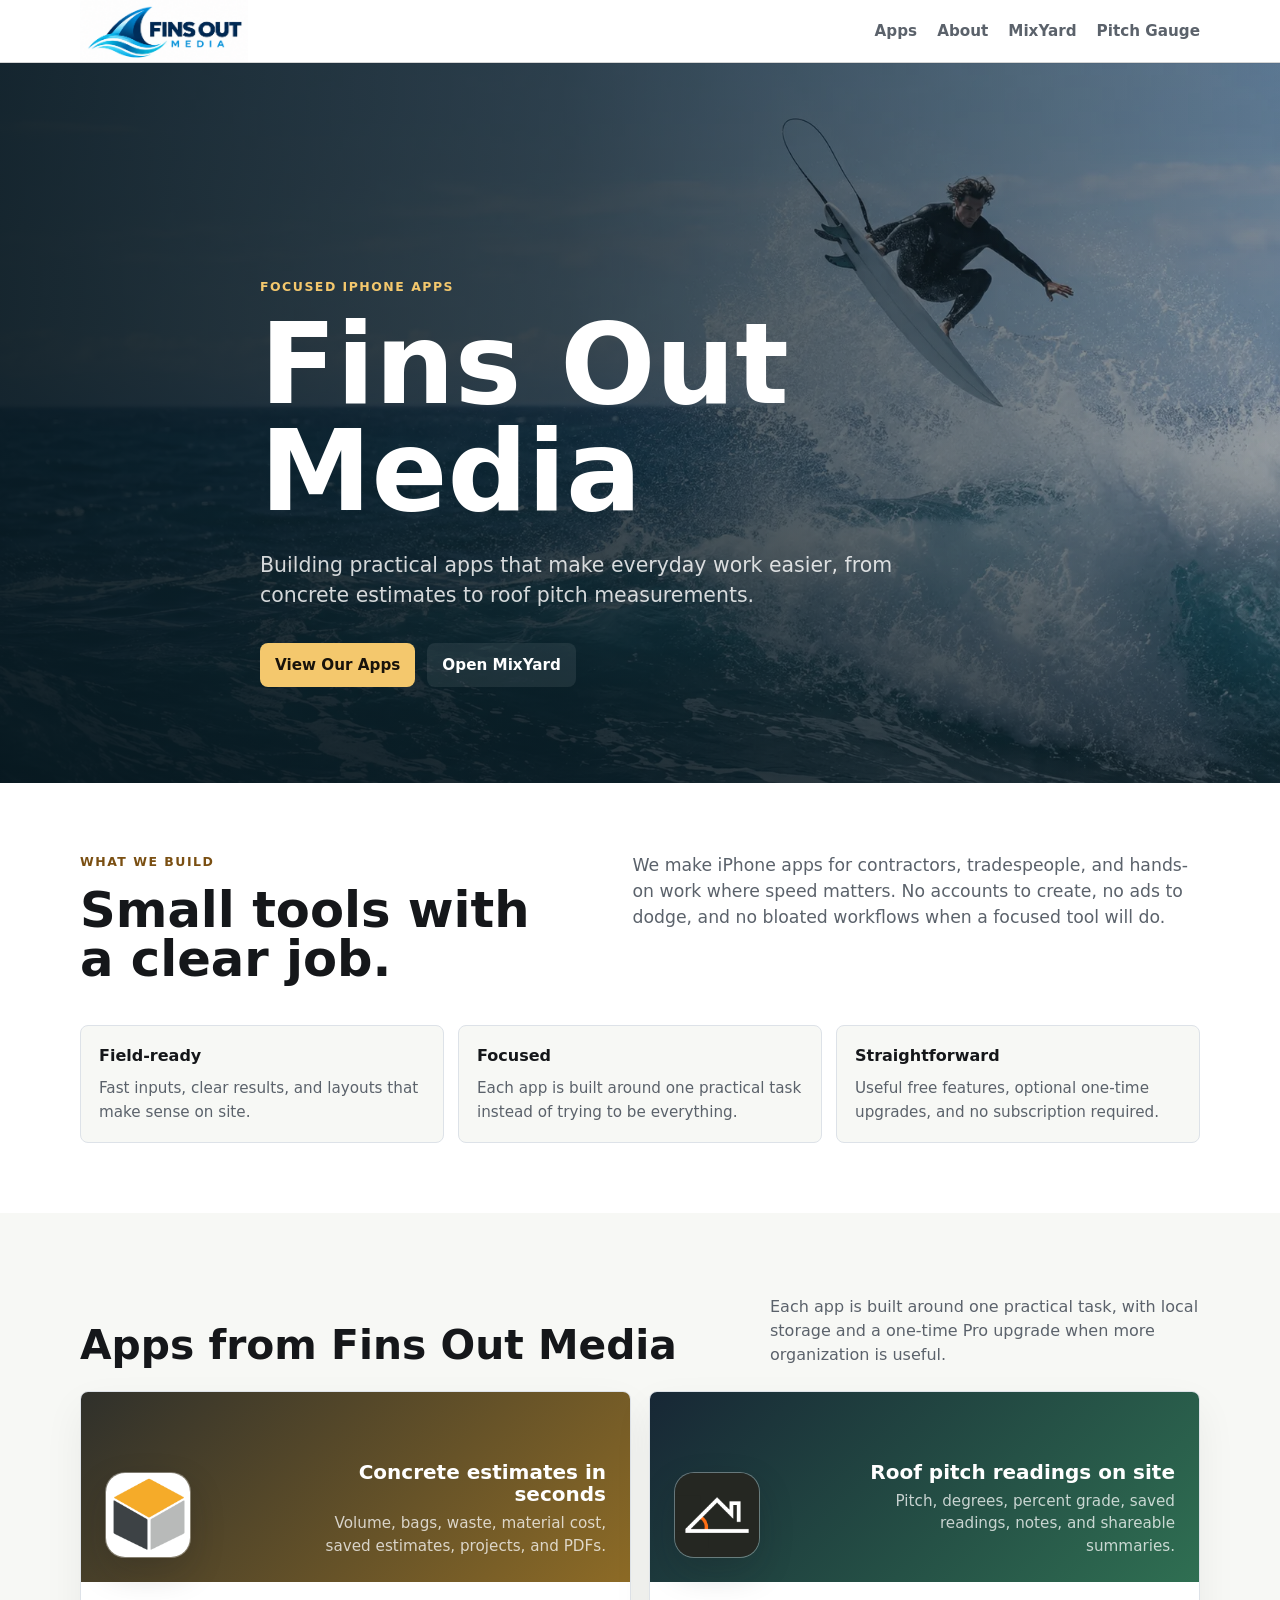
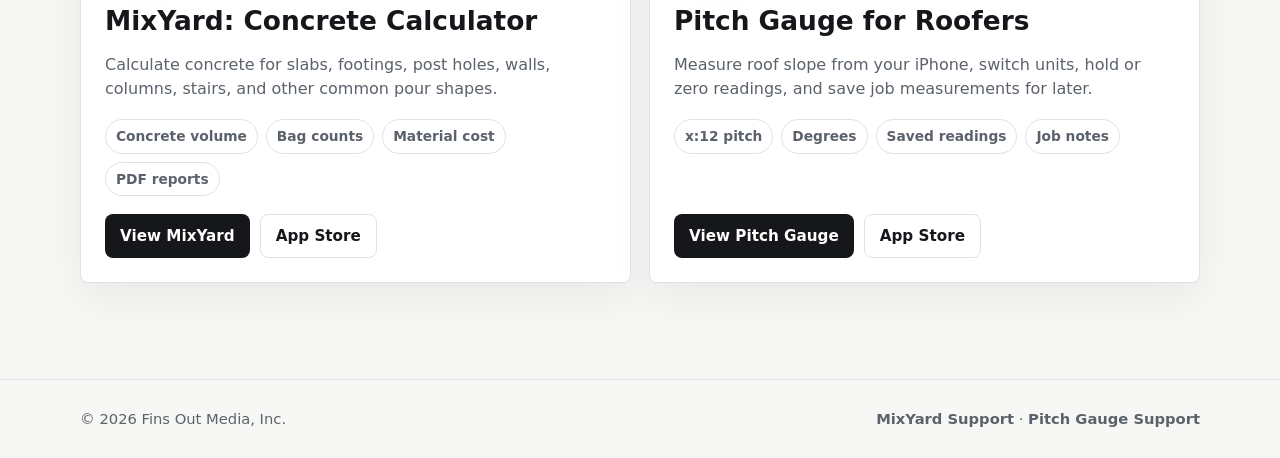
<file: index.html>
<!DOCTYPE html>
<html lang="en">
<head>
  <meta charset="UTF-8">
  <meta name="viewport" content="width=device-width, initial-scale=1.0">
  <meta name="description" content="Fins Out Media builds practical iPhone apps that make jobsite work and everyday decisions easier, including MixYard and Pitch Gauge for Roofers.">
  <link rel="canonical" href="https://finsoutmedia.com/">
  <link rel="icon" href="/favicon.ico" sizes="any">
  <link rel="apple-touch-icon" href="/apple-touch-icon.png">
  <title>Fins Out Media | Practical Apps for the Jobsite</title>
  <link rel="stylesheet" href="styles.css">
</head>

<body>
  <header class="site-header">
    <div class="container nav">
      <a href="/" class="brand" aria-label="Fins Out Media home">
        <img class="brand-logo" src="images/fins-out-logo.png" alt="Fins Out Media" width="785" height="290">
      </a>

      <nav class="nav-links" aria-label="Primary navigation">
        <a href="#apps">Apps</a>
        <a href="#about">About</a>
        <a href="/mixyard/">MixYard</a>
        <a href="/pitch-gauge/">Pitch Gauge</a>
      </nav>
    </div>
  </header>

  <main>
    <section class="hero">
      <div class="container hero-content">
        <div class="eyebrow">Focused iPhone Apps</div>
        <h1>Fins Out Media</h1>
        <p class="hero-text">
          Building practical apps that make everyday work easier, from concrete estimates to roof pitch measurements.
        </p>
        <div class="hero-actions" aria-label="Primary actions">
          <a class="button hero-primary" href="#apps">View Our Apps</a>
          <a class="button hero-secondary" href="/mixyard/">Open MixYard</a>
        </div>
      </div>
    </section>

    <section class="principles" id="about" aria-label="What Fins Out Media builds">
      <div class="container principles-grid">
        <div>
          <div class="eyebrow">What We Build</div>
          <h2>Small tools with a clear job.</h2>
        </div>
        <p>
          We make iPhone apps for contractors, tradespeople, and hands-on work where speed matters. No accounts to create, no ads to dodge, and no bloated workflows when a focused tool will do.
        </p>
        <div class="principle-list" aria-label="Fins Out Media product principles">
          <div class="principle">
            <strong>Field-ready</strong>
            <span>Fast inputs, clear results, and layouts that make sense on site.</span>
          </div>
          <div class="principle">
            <strong>Focused</strong>
            <span>Each app is built around one practical task instead of trying to be everything.</span>
          </div>
          <div class="principle">
            <strong>Straightforward</strong>
            <span>Useful free features, optional one-time upgrades, and no subscription required.</span>
          </div>
        </div>
      </div>
    </section>

    <section class="apps" id="apps">
      <div class="container">
        <div class="section-heading">
          <h2>Apps from Fins Out Media</h2>
          <p>
            Each app is built around one practical task, with local storage and a one-time Pro upgrade when more organization is useful.
          </p>
        </div>

        <div class="app-grid">
          <article class="app-card">
            <div class="app-visual mixyard">
              <img class="app-icon" src="images/mixyard-icon.png" alt="" loading="lazy">
              <div class="app-visual-copy">
                <strong>Concrete estimates in seconds</strong>
                <span>Volume, bags, waste, material cost, saved estimates, projects, and PDFs.</span>
              </div>
            </div>

            <div class="app-body">
              <h3>MixYard: Concrete Calculator</h3>
              <p>
                Calculate concrete for slabs, footings, post holes, walls, columns, stairs, and other common pour shapes.
              </p>
              <ul class="tag-list" aria-label="MixYard features">
                <li>Concrete volume</li>
                <li>Bag counts</li>
                <li>Material cost</li>
                <li>PDF reports</li>
              </ul>
              <div class="actions">
                <a class="button primary" href="/mixyard/">View MixYard</a>
                <a class="button secondary" href="https://apps.apple.com/us/app/mixyard-concrete-calculator/id6805672429" target="_blank" rel="noopener noreferrer">App Store</a>
              </div>
            </div>
          </article>

          <article class="app-card">
            <div class="app-visual pitch">
              <img class="app-icon" src="images/pitch-gauge-icon.png" alt="" loading="lazy">
              <div class="app-visual-copy">
                <strong>Roof pitch readings on site</strong>
                <span>Pitch, degrees, percent grade, saved readings, notes, and shareable summaries.</span>
              </div>
            </div>

            <div class="app-body">
              <h3>Pitch Gauge for Roofers</h3>
              <p>
                Measure roof slope from your iPhone, switch units, hold or zero readings, and save job measurements for later.
              </p>
              <ul class="tag-list" aria-label="Pitch Gauge features">
                <li>x:12 pitch</li>
                <li>Degrees</li>
                <li>Saved readings</li>
                <li>Job notes</li>
              </ul>
              <div class="actions">
                <a class="button primary" href="/pitch-gauge/">View Pitch Gauge</a>
                <a class="button secondary" href="https://apps.apple.com/us/app/pitch-gauge-for-roofers/id6809613182" target="_blank" rel="noopener noreferrer">App Store</a>
              </div>
            </div>
          </article>
        </div>
      </div>
    </section>
  </main>

  <footer class="footer">
    <div class="container footer-inner">
      <span>© 2026 Fins Out Media, Inc.</span>
      <span>
        <a href="/mixyard/support.html">MixYard Support</a>
        ·
        <a href="/pitch-gauge/support.html">Pitch Gauge Support</a>
      </span>
    </div>
  </footer>
</body>
</html>
</file>
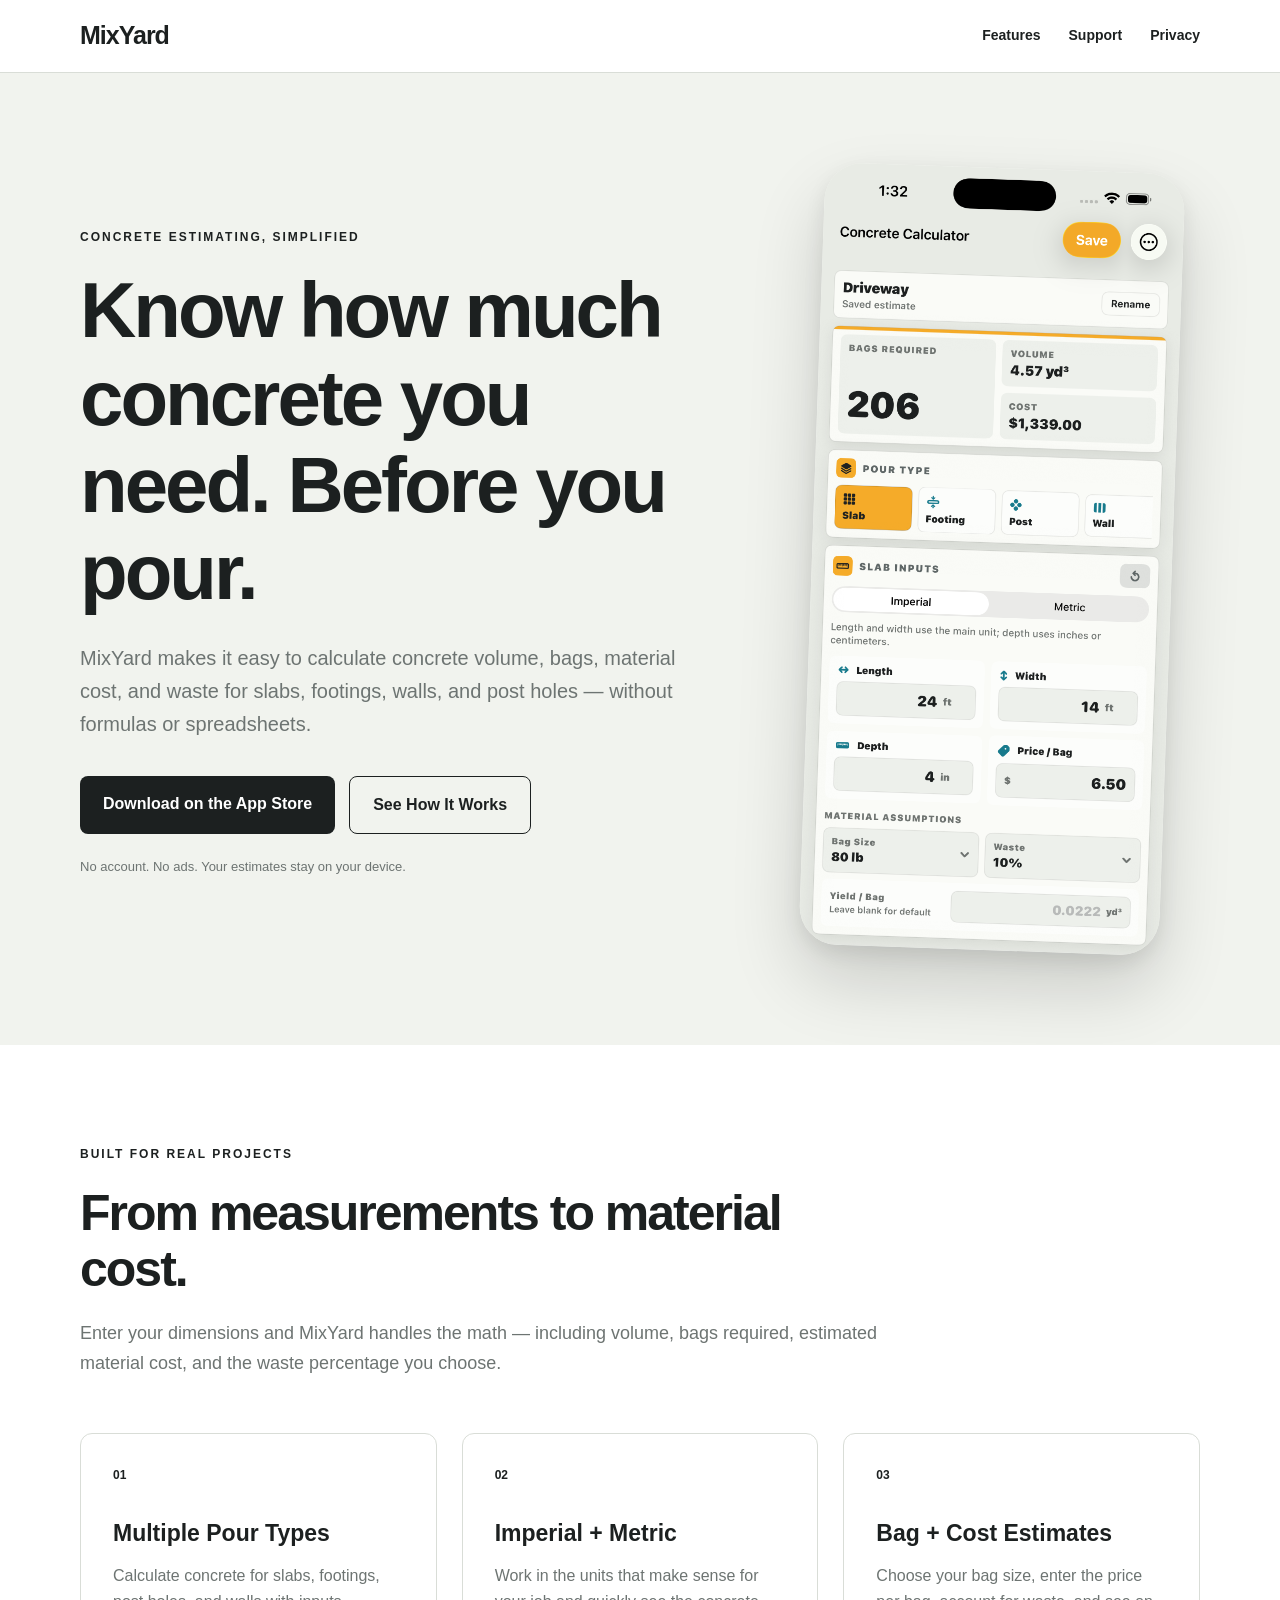
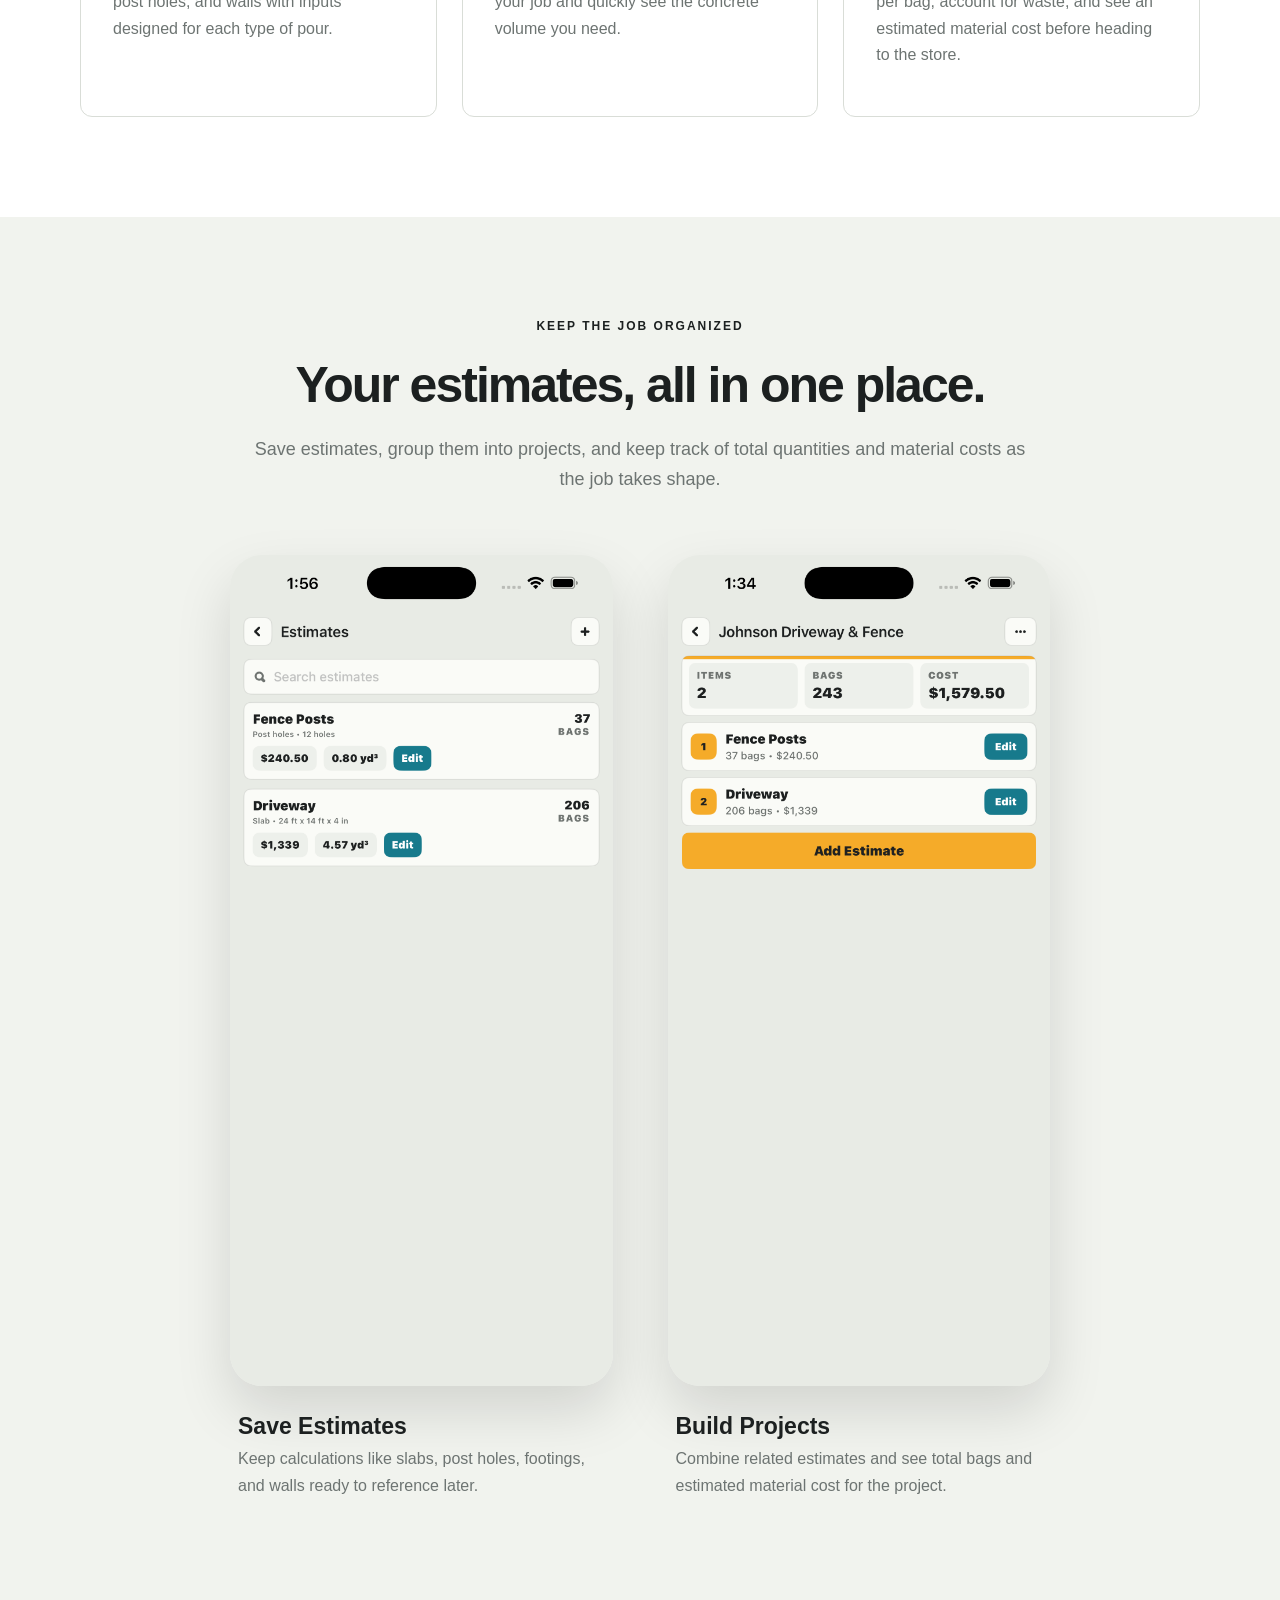
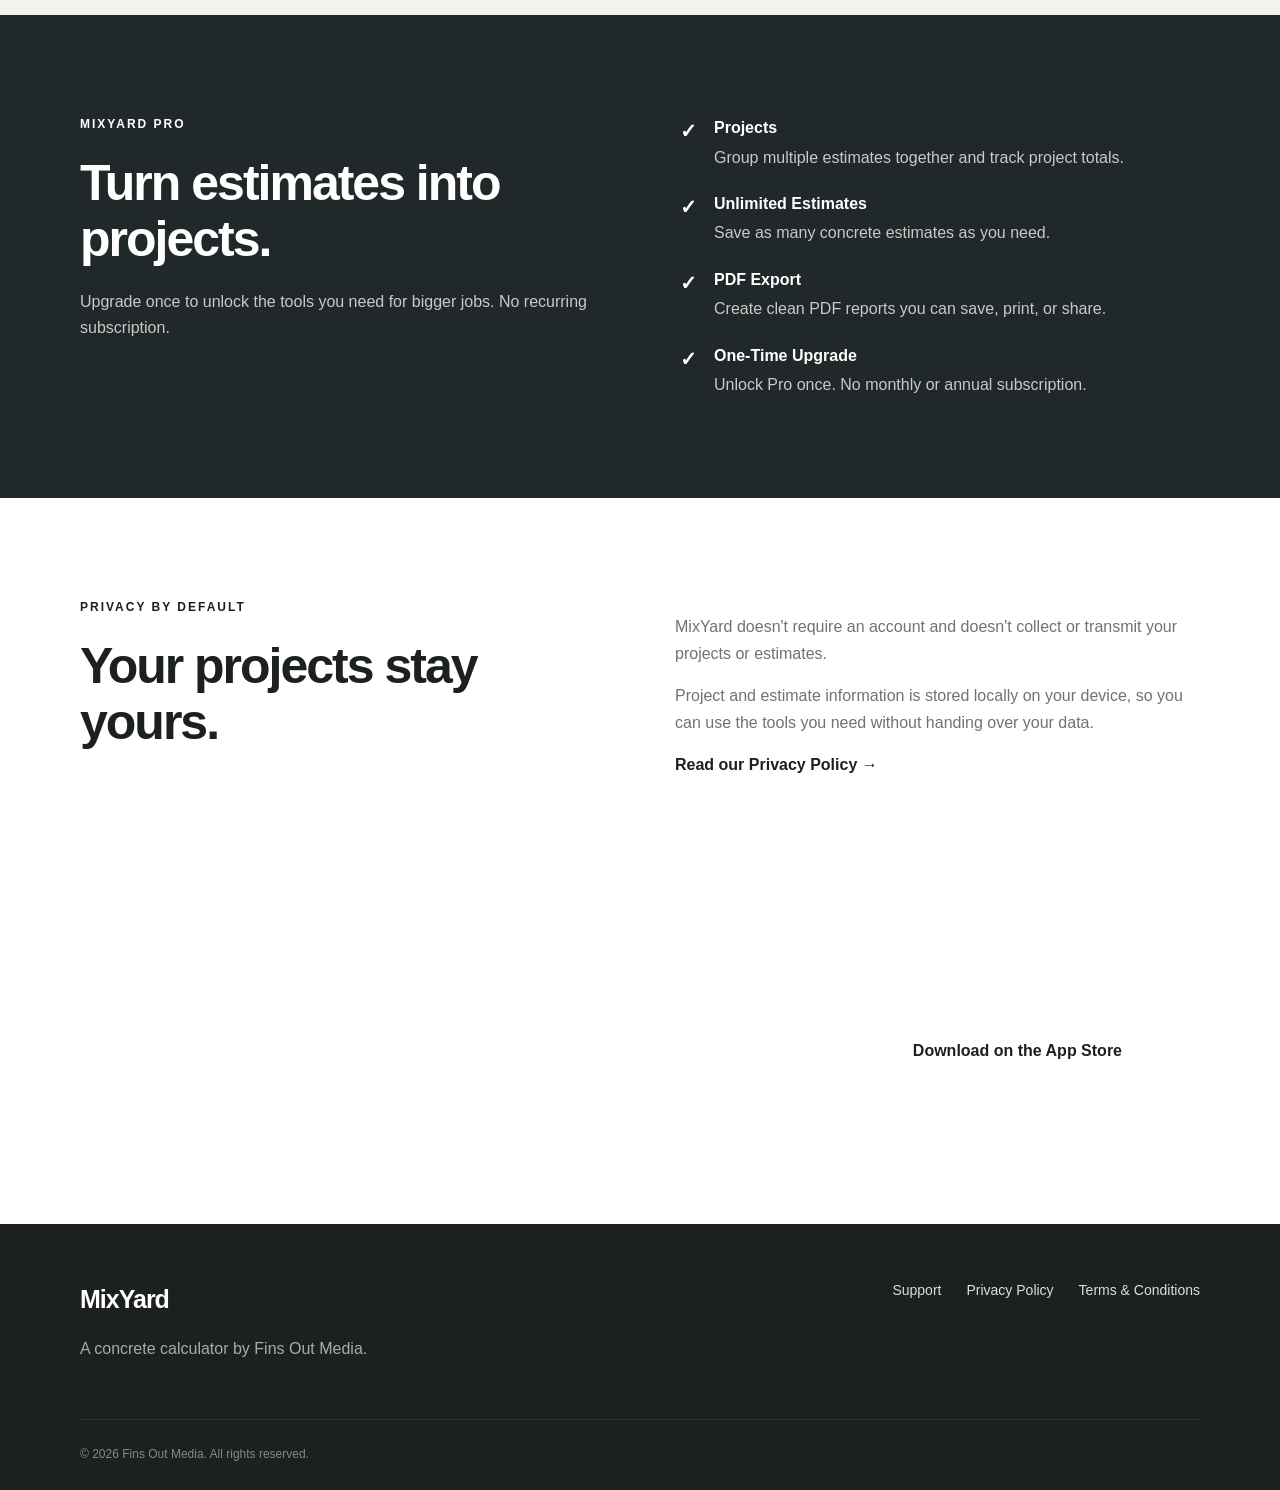
<file: mixyard/index.html>
<!DOCTYPE html>
<html lang="en">
<head>
  <meta charset="UTF-8">
  <meta name="viewport" content="width=device-width, initial-scale=1.0">
  <meta name="description" content="MixYard is a fast, simple concrete calculator for accurate estimates, saved projects, and professional PDF reports.">
  <title>MixYard: Concrete Calculator | Fins Out Media</title>
  <link rel="icon" href="favicon.ico" sizes="any">
  <link rel="apple-touch-icon" href="apple-touch-icon.png">
  <link rel="stylesheet" href="styles.css">
</head>

<body>

<header class="site-header">
  <div class="container nav">
    <a href="index.html" class="brand">Mix<span>Yard</span></a>

    <nav>
      <a href="#features">Features</a>
      <a href="support.html">Support</a>
      <a href="privacy.html">Privacy</a>
    </nav>
  </div>
</header>

<main>

<section class="hero">
  <div class="container hero-grid">

    <div class="hero-copy">
      <div class="eyebrow">CONCRETE ESTIMATING, SIMPLIFIED</div>

      <h1>Know how much concrete you need. Before you pour.</h1>

      <p class="hero-text">
        MixYard makes it easy to calculate concrete volume, bags, material cost,
        and waste for slabs, footings, walls, and post holes — without formulas
        or spreadsheets.
      </p>

      <div class="hero-actions">
        <!-- Replace # with the App Store URL when MixYard is live -->
        <a
          href="https://apps.apple.com/app/id6805672429"
          class="button primary"
          target="_blank"
          rel="noopener noreferrer"
        >
          Download on the App Store
        </a>
        <a href="#features" class="button secondary">See How It Works</a>
      </div>

      <p class="privacy-note">
        No account. No ads. Your estimates stay on your device.
      </p>
    </div>

    <div class="hero-screenshot-wrap">
      <img
        src="images/calculator.png"
        alt="MixYard concrete calculator showing a driveway estimate"
        class="hero-screenshot"
      >
    </div>

  </div>
</section>


<section class="section" id="features">
  <div class="container">

    <div class="section-heading">
      <div class="eyebrow">BUILT FOR REAL PROJECTS</div>
      <h2>From measurements to material cost.</h2>
      <p>
        Enter your dimensions and MixYard handles the math — including volume,
        bags required, estimated material cost, and the waste percentage you choose.
      </p>
    </div>

    <div class="feature-grid">

      <article class="feature-card">
        <div class="feature-number">01</div>
        <h3>Multiple Pour Types</h3>
        <p>
          Calculate concrete for slabs, footings, post holes, and walls with
          inputs designed for each type of pour.
        </p>
      </article>

      <article class="feature-card">
        <div class="feature-number">02</div>
        <h3>Imperial + Metric</h3>
        <p>
          Work in the units that make sense for your job and quickly see the
          concrete volume you need.
        </p>
      </article>

      <article class="feature-card">
        <div class="feature-number">03</div>
        <h3>Bag + Cost Estimates</h3>
        <p>
          Choose your bag size, enter the price per bag, account for waste, and
          see an estimated material cost before heading to the store.
        </p>
      </article>

    </div>

  </div>
</section>


<section class="section screenshot-section">
  <div class="container">

    <div class="section-heading centered-heading">
      <div class="eyebrow">KEEP THE JOB ORGANIZED</div>
      <h2>Your estimates, all in one place.</h2>

      <p>
        Save estimates, group them into projects, and keep track of total
        quantities and material costs as the job takes shape.
      </p>
    </div>

    <div class="screenshot-showcase">

      <div class="screenshot-item">
        <img
          src="images/estimates.png"
          alt="Saved concrete estimates in MixYard"
        >

        <div class="screenshot-caption">
          <h3>Save Estimates</h3>
          <p>
            Keep calculations like slabs, post holes, footings, and walls ready
            to reference later.
          </p>
        </div>
      </div>

      <div class="screenshot-item">
        <img
          src="images/projects.png"
          alt="Concrete project with multiple estimates in MixYard"
        >

        <div class="screenshot-caption">
          <h3>Build Projects</h3>
          <p>
            Combine related estimates and see total bags and estimated material
            cost for the project.
          </p>
        </div>
      </div>

    </div>

  </div>
</section>


<section class="section pro-section">
  <div class="container pro-grid">

    <div>
      <div class="eyebrow light">MIXYARD PRO</div>
      <h2>Turn estimates into projects.</h2>

      <p>
        Upgrade once to unlock the tools you need for bigger jobs.
        No recurring subscription.
      </p>
    </div>

    <div class="pro-features">

      <div class="pro-item">
        <span>✓</span>
        <div>
          <strong>Projects</strong>
          <p>Group multiple estimates together and track project totals.</p>
        </div>
      </div>

      <div class="pro-item">
        <span>✓</span>
        <div>
          <strong>Unlimited Estimates</strong>
          <p>Save as many concrete estimates as you need.</p>
        </div>
      </div>

      <div class="pro-item">
        <span>✓</span>
        <div>
          <strong>PDF Export</strong>
          <p>Create clean PDF reports you can save, print, or share.</p>
        </div>
      </div>

      <div class="pro-item">
        <span>✓</span>
        <div>
          <strong>One-Time Upgrade</strong>
          <p>Unlock Pro once. No monthly or annual subscription.</p>
        </div>
      </div>

    </div>

  </div>
</section>


  <section class="section privacy-section">
    <div class="container privacy-grid">

      <div>
        <div class="eyebrow">PRIVACY BY DEFAULT</div>
        <h2>Your projects stay yours.</h2>
      </div>

      <div>
        <p>
          MixYard doesn't require an account and doesn't collect or transmit
          your projects or estimates.
        </p>

        <p>
          Project and estimate information is stored locally on your device,
          so you can use the tools you need without handing over your data.
        </p>

        <a href="privacy.html" class="text-link">Read our Privacy Policy →</a>
      </div>

    </div>
  </section>


  <section class="cta">
    <div class="container">
      <div class="cta-box">
        <div>
          <div class="eyebrow light">READY TO POUR?</div>
          <h2>Get your estimate with MixYard.</h2>
        </div>

        <!-- Replace # with App Store URL -->
      <a
        href="https://apps.apple.com/app/id6805672429"
        class="button white"
        target="_blank"
        rel="noopener noreferrer"
      >
        Download on the App Store
      </a>
      </div>
    </div>
  </section>

</main>


<footer>
  <div class="container footer-grid">

    <div>
      <div class="brand footer-brand">Mix<span>Yard</span></div>
      <p>A concrete calculator by Fins Out Media.</p>
    </div>

    <div class="footer-links">
      <a href="support.html">Support</a>
      <a href="privacy.html">Privacy Policy</a>
      <a href="terms.html">Terms & Conditions</a>
    </div>

  </div>

  <div class="container copyright">
    © 2026 Fins Out Media. All rights reserved.
  </div>
</footer>

</body>
</html>
</file>
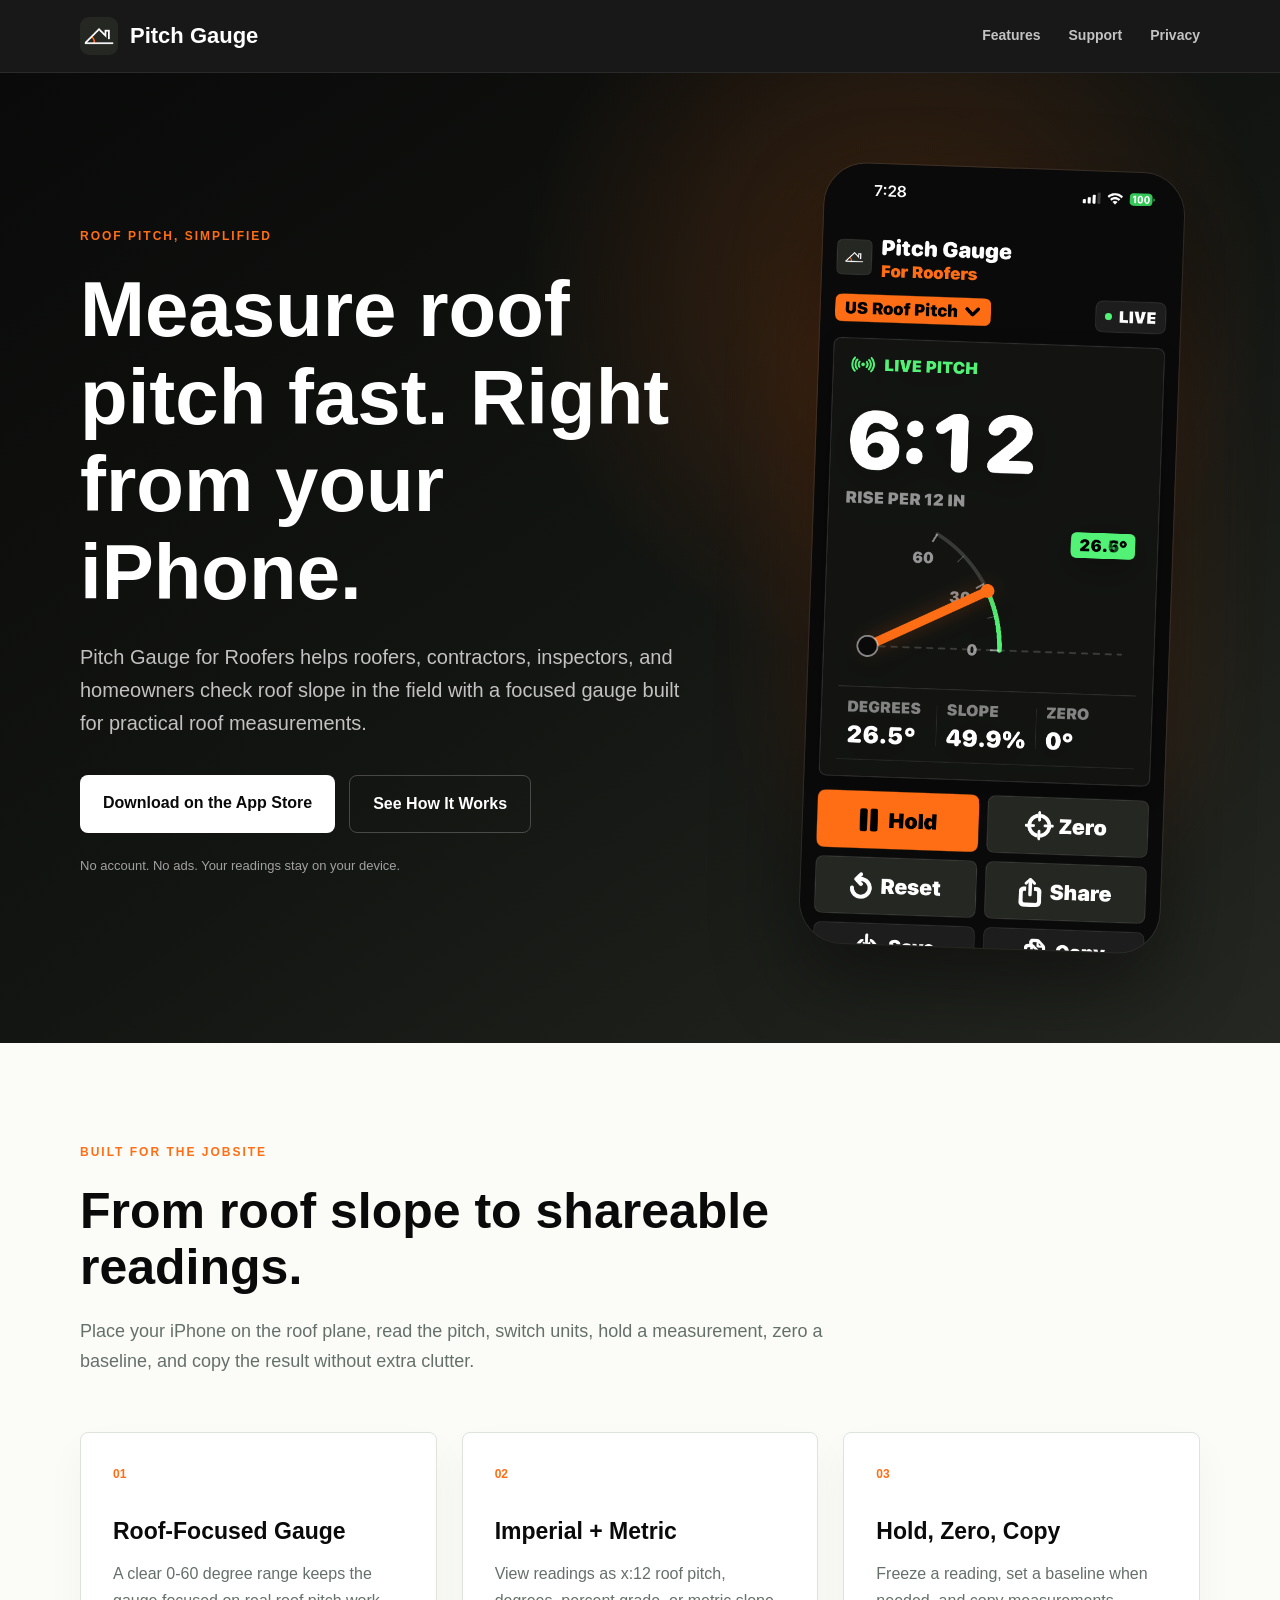
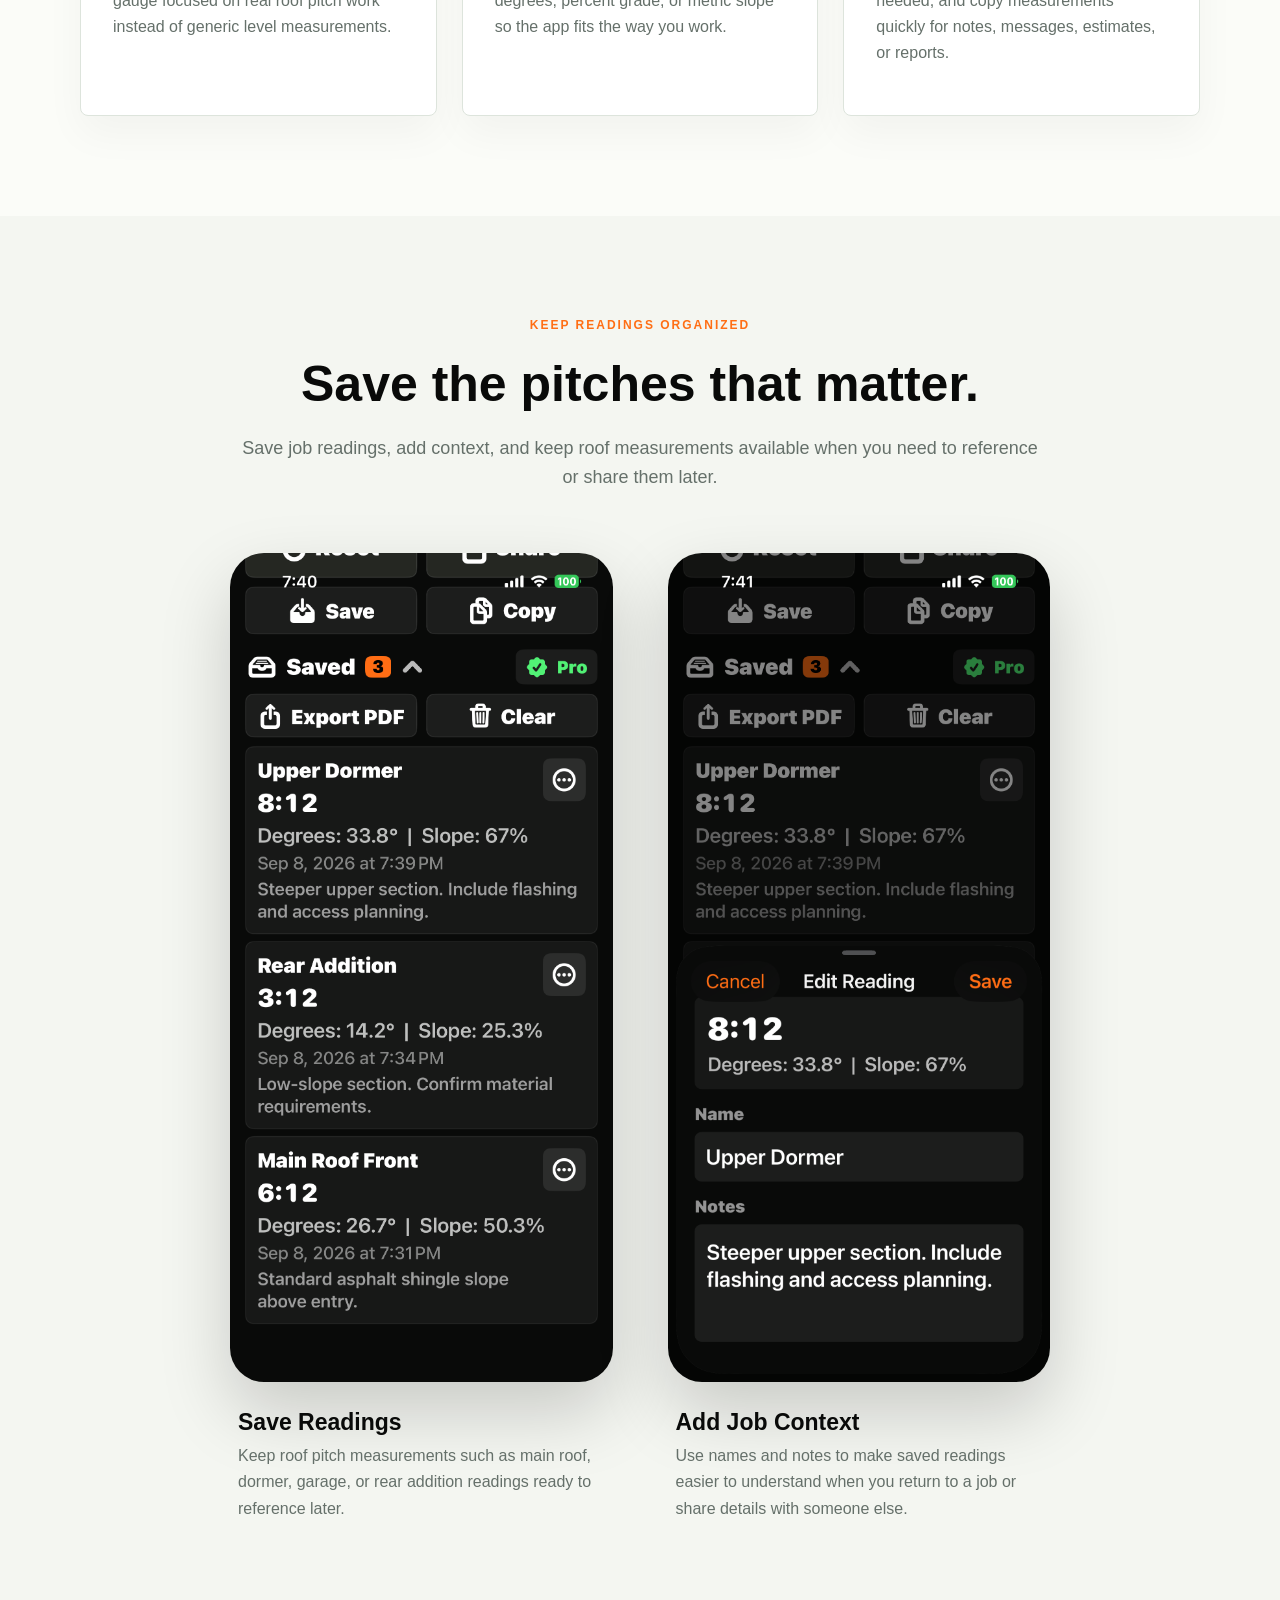
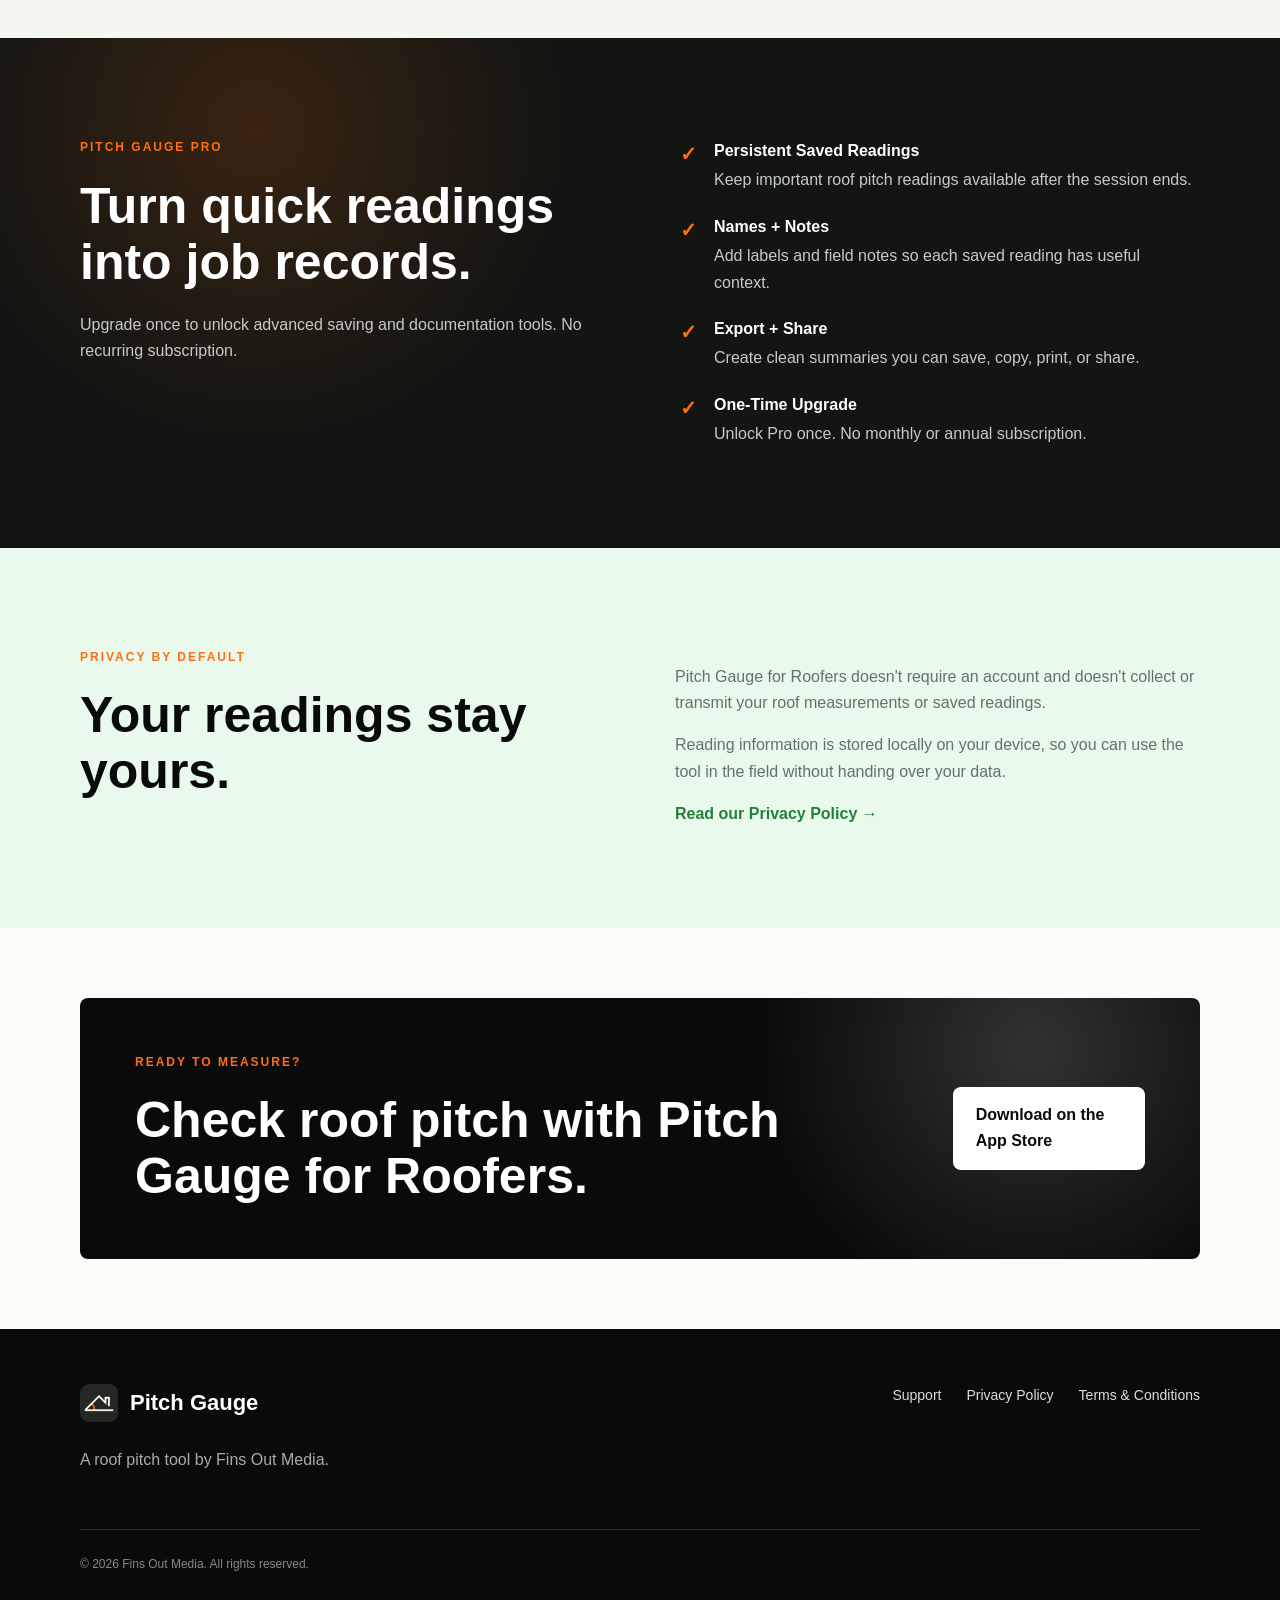
<file: pitch-gauge/index.html>
<!DOCTYPE html>
<html lang="en">
<head>
  <meta charset="UTF-8">
  <meta name="viewport" content="width=device-width, initial-scale=1.0">
  <meta name="description" content="Pitch Gauge for Roofers is a fast, simple roof pitch tool for measuring slope, switching units, saving readings, and sharing job measurements.">
  <title>Pitch Gauge for Roofers | Fins Out Media</title>
  <link rel="icon" href="favicon.ico" sizes="any">
  <link rel="apple-touch-icon" href="apple-touch-icon.png">
  <link rel="stylesheet" href="styles.css">
</head>

<body>

<header class="site-header">
  <div class="container nav">
    <a href="index.html" class="brand">
      <img src="images/icon.png" alt="" class="brand-icon">
      <span>Pitch Gauge</span>
    </a>

    <nav>
      <a href="#features">Features</a>
      <a href="support.html">Support</a>
      <a href="privacy.html">Privacy</a>
    </nav>
  </div>
</header>

<main>

<section class="hero">
  <div class="container hero-grid">

    <div class="hero-copy">
      <div class="eyebrow">ROOF PITCH, SIMPLIFIED</div>

      <h1>Measure roof pitch fast. Right from your iPhone.</h1>

      <p class="hero-text">
        Pitch Gauge for Roofers helps roofers, contractors, inspectors, and homeowners check roof
        slope in the field with a focused gauge built for practical roof measurements.
      </p>

      <div class="hero-actions">
        <a href="https://apps.apple.com/app/id6809613182"
        class="button white"
        target="_blank"
        rel="noopener noreferrer"
        class="button primary">Download on the App Store</a>
        <a href="#features" class="button secondary">See How It Works</a>
      </div>

      <p class="privacy-note">
        No account. No ads. Your readings stay on your device.
      </p>
    </div>

    <div class="hero-screenshot-wrap">
      <img
        src="images/hero.png"
        alt="Pitch Gauge for Roofers showing a live roof pitch reading"
        class="hero-screenshot"
      >
    </div>

  </div>
</section>


<section class="section" id="features">
  <div class="container">

    <div class="section-heading">
      <div class="eyebrow">BUILT FOR THE JOBSITE</div>
      <h2>From roof slope to shareable readings.</h2>
      <p>
        Place your iPhone on the roof plane, read the pitch, switch units, hold
        a measurement, zero a baseline, and copy the result without extra clutter.
      </p>
    </div>

    <div class="feature-grid">

      <article class="feature-card">
        <div class="feature-number">01</div>
        <h3>Roof-Focused Gauge</h3>
        <p>
          A clear 0-60 degree range keeps the gauge focused on real roof pitch
          work instead of generic level measurements.
        </p>
      </article>

      <article class="feature-card">
        <div class="feature-number">02</div>
        <h3>Imperial + Metric</h3>
        <p>
          View readings as x:12 roof pitch, degrees, percent grade, or metric
          slope so the app fits the way you work.
        </p>
      </article>

      <article class="feature-card">
        <div class="feature-number">03</div>
        <h3>Hold, Zero, Copy</h3>
        <p>
          Freeze a reading, set a baseline when needed, and copy measurements
          quickly for notes, messages, estimates, or reports.
        </p>
      </article>

    </div>

  </div>
</section>


<section class="section screenshot-section">
  <div class="container">

    <div class="section-heading centered-heading">
      <div class="eyebrow">KEEP READINGS ORGANIZED</div>
      <h2>Save the pitches that matter.</h2>

      <p>
        Save job readings, add context, and keep roof measurements available
        when you need to reference or share them later.
      </p>
    </div>

    <div class="screenshot-showcase">

      <div class="screenshot-item">
        <img
          src="images/readings.png"
          alt="Saved roof pitch readings in Pitch Gauge for Roofers"
        >

        <div class="screenshot-caption">
          <h3>Save Readings</h3>
          <p>
            Keep roof pitch measurements such as main roof, dormer, garage, or
            rear addition readings ready to reference later.
          </p>
        </div>
      </div>

      <div class="screenshot-item">
        <img
          src="images/job_context.png"
          alt="Roof pitch reading details in Pitch Gauge for Roofers"
        >

        <div class="screenshot-caption">
          <h3>Add Job Context</h3>
          <p>
            Use names and notes to make saved readings easier to understand
            when you return to a job or share details with someone else.
          </p>
        </div>
      </div>

    </div>

  </div>
</section>


<section class="section pro-section">
  <div class="container pro-grid">

    <div>
      <div class="eyebrow light">PITCH GAUGE PRO</div>
      <h2>Turn quick readings into job records.</h2>

      <p>
        Upgrade once to unlock advanced saving and documentation tools.
        No recurring subscription.
      </p>
    </div>

    <div class="pro-features">

      <div class="pro-item">
        <span>✓</span>
        <div>
          <strong>Persistent Saved Readings</strong>
          <p>Keep important roof pitch readings available after the session ends.</p>
        </div>
      </div>

      <div class="pro-item">
        <span>✓</span>
        <div>
          <strong>Names + Notes</strong>
          <p>Add labels and field notes so each saved reading has useful context.</p>
        </div>
      </div>

      <div class="pro-item">
        <span>✓</span>
        <div>
          <strong>Export + Share</strong>
          <p>Create clean summaries you can save, copy, print, or share.</p>
        </div>
      </div>

      <div class="pro-item">
        <span>✓</span>
        <div>
          <strong>One-Time Upgrade</strong>
          <p>Unlock Pro once. No monthly or annual subscription.</p>
        </div>
      </div>

    </div>

  </div>
</section>


  <section class="section privacy-section">
    <div class="container privacy-grid">

      <div>
        <div class="eyebrow">PRIVACY BY DEFAULT</div>
        <h2>Your readings stay yours.</h2>
      </div>

      <div>
        <p>
          Pitch Gauge for Roofers doesn't require an account and doesn't collect or transmit
          your roof measurements or saved readings.
        </p>

        <p>
          Reading information is stored locally on your device, so you can use
          the tool in the field without handing over your data.
        </p>

        <a href="privacy.html" class="text-link">Read our Privacy Policy →</a>
      </div>

    </div>
  </section>


  <section class="cta">
    <div class="container">
      <div class="cta-box">
        <div>
          <div class="eyebrow light">READY TO MEASURE?</div>
          <h2>Check roof pitch with Pitch Gauge for Roofers.</h2>
        </div>
        
        <a href="https://apps.apple.com/app/id6809613182"
        class="button white"
        target="_blank"
        rel="noopener noreferrer" 
        class="button white">Download on the App Store</a>
      </div>
    </div>
  </section>

</main>


<footer>
  <div class="container footer-grid">

    <div>
      <div class="brand footer-brand">
        <img src="images/icon.png" alt="" class="brand-icon">
        <span>Pitch Gauge</span>
      </div>
      <p>A roof pitch tool by Fins Out Media.</p>
    </div>

    <div class="footer-links">
      <a href="support.html">Support</a>
      <a href="privacy.html">Privacy Policy</a>
      <a href="terms.html">Terms & Conditions</a>
    </div>

  </div>

  <div class="container copyright">
    © 2026 Fins Out Media. All rights reserved.
  </div>
</footer>

</body>
</html>
</file>
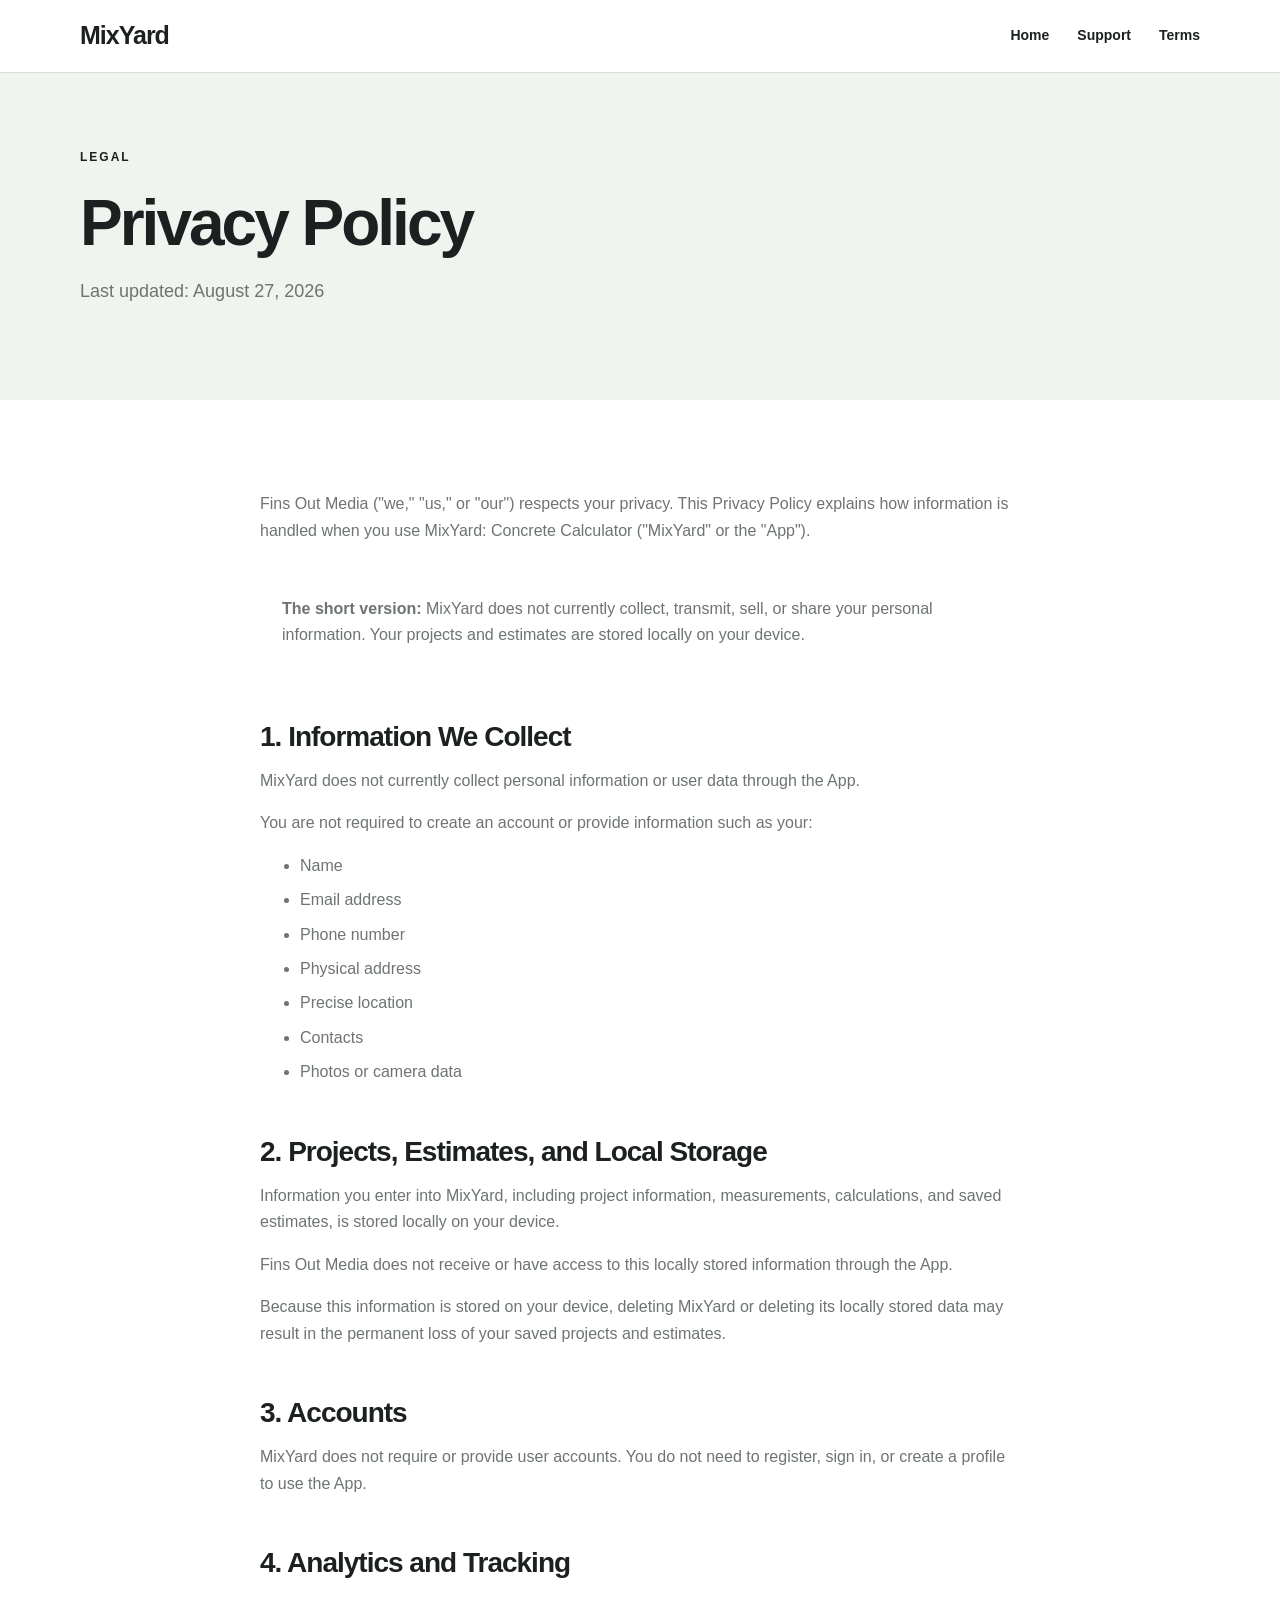
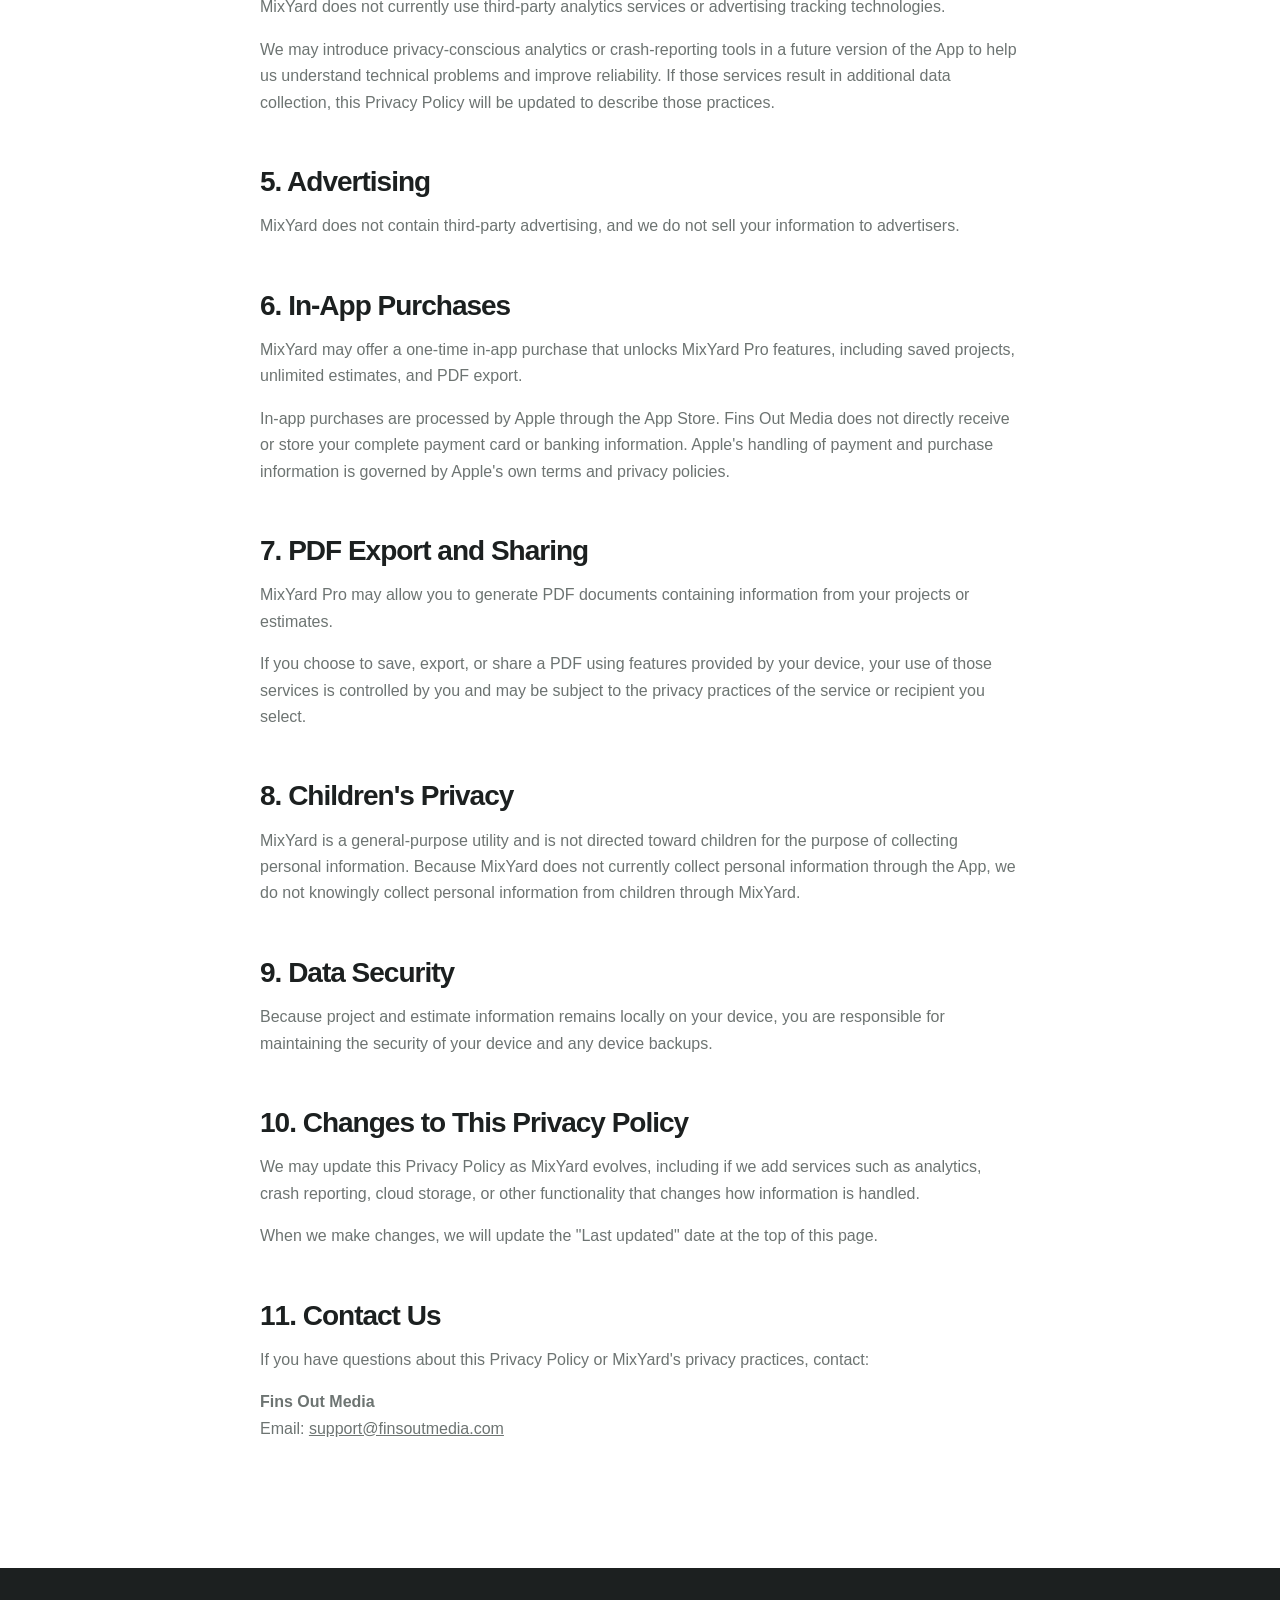
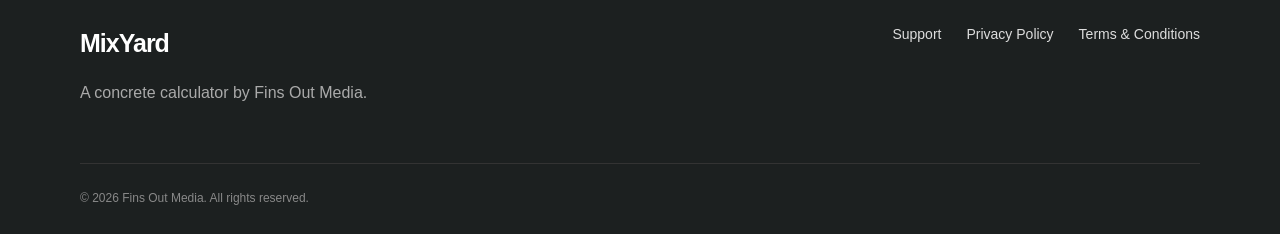
<file: mixyard/privacy.html>
<!DOCTYPE html>
<html lang="en">
<head>
  <meta charset="UTF-8">
  <meta name="viewport" content="width=device-width, initial-scale=1.0">
  <meta name="description" content="Privacy Policy for MixYard: Concrete Calculator.">
  <title>Privacy Policy | MixYard</title>
  <link rel="stylesheet" href="styles.css">
</head>

<body>

<header class="site-header">
  <div class="container nav">
    <a href="index.html" class="brand">Mix<span>Yard</span></a>
    <nav>
      <a href="index.html">Home</a>
      <a href="support.html">Support</a>
      <a href="terms.html">Terms</a>
    </nav>
  </div>
</header>

<section class="page-hero">
  <div class="container">
    <div class="eyebrow">LEGAL</div>
    <h1>Privacy Policy</h1>
    <p>Last updated: August 27, 2026</p>
  </div>
</section>

<main class="content-page">

  <p>
    Fins Out Media ("we," "us," or "our") respects your privacy. This Privacy
    Policy explains how information is handled when you use MixYard: Concrete
    Calculator ("MixYard" or the "App").
  </p>

  <div class="notice">
    <p>
      <strong>The short version:</strong> MixYard does not currently collect,
      transmit, sell, or share your personal information. Your projects and
      estimates are stored locally on your device.
    </p>
  </div>

  <h2>1. Information We Collect</h2>

  <p>
    MixYard does not currently collect personal information or user data through
    the App.
  </p>

  <p>You are not required to create an account or provide information such as your:</p>

  <ul>
    <li>Name</li>
    <li>Email address</li>
    <li>Phone number</li>
    <li>Physical address</li>
    <li>Precise location</li>
    <li>Contacts</li>
    <li>Photos or camera data</li>
  </ul>

  <h2>2. Projects, Estimates, and Local Storage</h2>

  <p>
    Information you enter into MixYard, including project information,
    measurements, calculations, and saved estimates, is stored locally on your
    device.
  </p>

  <p>
    Fins Out Media does not receive or have access to this locally stored
    information through the App.
  </p>

  <p>
    Because this information is stored on your device, deleting MixYard or
    deleting its locally stored data may result in the permanent loss of your
    saved projects and estimates.
  </p>

  <h2>3. Accounts</h2>

  <p>
    MixYard does not require or provide user accounts. You do not need to
    register, sign in, or create a profile to use the App.
  </p>

  <h2>4. Analytics and Tracking</h2>

  <p>
    MixYard does not currently use third-party analytics services or advertising
    tracking technologies.
  </p>

  <p>
    We may introduce privacy-conscious analytics or crash-reporting tools in a
    future version of the App to help us understand technical problems and
    improve reliability. If those services result in additional data collection,
    this Privacy Policy will be updated to describe those practices.
  </p>

  <h2>5. Advertising</h2>

  <p>
    MixYard does not contain third-party advertising, and we do not sell your
    information to advertisers.
  </p>

  <h2>6. In-App Purchases</h2>

  <p>
    MixYard may offer a one-time in-app purchase that unlocks MixYard Pro
    features, including saved projects, unlimited estimates, and PDF export.
  </p>

  <p>
    In-app purchases are processed by Apple through the App Store. Fins Out
    Media does not directly receive or store your complete payment card or
    banking information. Apple's handling of payment and purchase information is
    governed by Apple's own terms and privacy policies.
  </p>

  <h2>7. PDF Export and Sharing</h2>

  <p>
    MixYard Pro may allow you to generate PDF documents containing information
    from your projects or estimates.
  </p>

  <p>
    If you choose to save, export, or share a PDF using features provided by your
    device, your use of those services is controlled by you and may be subject to
    the privacy practices of the service or recipient you select.
  </p>

  <h2>8. Children's Privacy</h2>

  <p>
    MixYard is a general-purpose utility and is not directed toward children for
    the purpose of collecting personal information. Because MixYard does not
    currently collect personal information through the App, we do not knowingly
    collect personal information from children through MixYard.
  </p>

  <h2>9. Data Security</h2>

  <p>
    Because project and estimate information remains locally on your device,
    you are responsible for maintaining the security of your device and any
    device backups.
  </p>

  <h2>10. Changes to This Privacy Policy</h2>

  <p>
    We may update this Privacy Policy as MixYard evolves, including if we add
    services such as analytics, crash reporting, cloud storage, or other
    functionality that changes how information is handled.
  </p>

  <p>
    When we make changes, we will update the "Last updated" date at the top of
    this page.
  </p>

  <h2>11. Contact Us</h2>

  <p>
    If you have questions about this Privacy Policy or MixYard's privacy
    practices, contact:
  </p>

  <p>
    <strong>Fins Out Media</strong><br>
    Email:
    <a href="mailto:support@finsoutmedia.com">support@finsoutmedia.com</a>
  </p>

</main>

<footer>
  <div class="container footer-grid">
    <div>
      <div class="brand footer-brand">Mix<span>Yard</span></div>
      <p>A concrete calculator by Fins Out Media.</p>
    </div>

    <div class="footer-links">
      <a href="support.html">Support</a>
      <a href="privacy.html">Privacy Policy</a>
      <a href="terms.html">Terms & Conditions</a>
    </div>
  </div>

  <div class="container copyright">
    © 2026 Fins Out Media. All rights reserved.
  </div>
</footer>

</body>
</html>
</file>
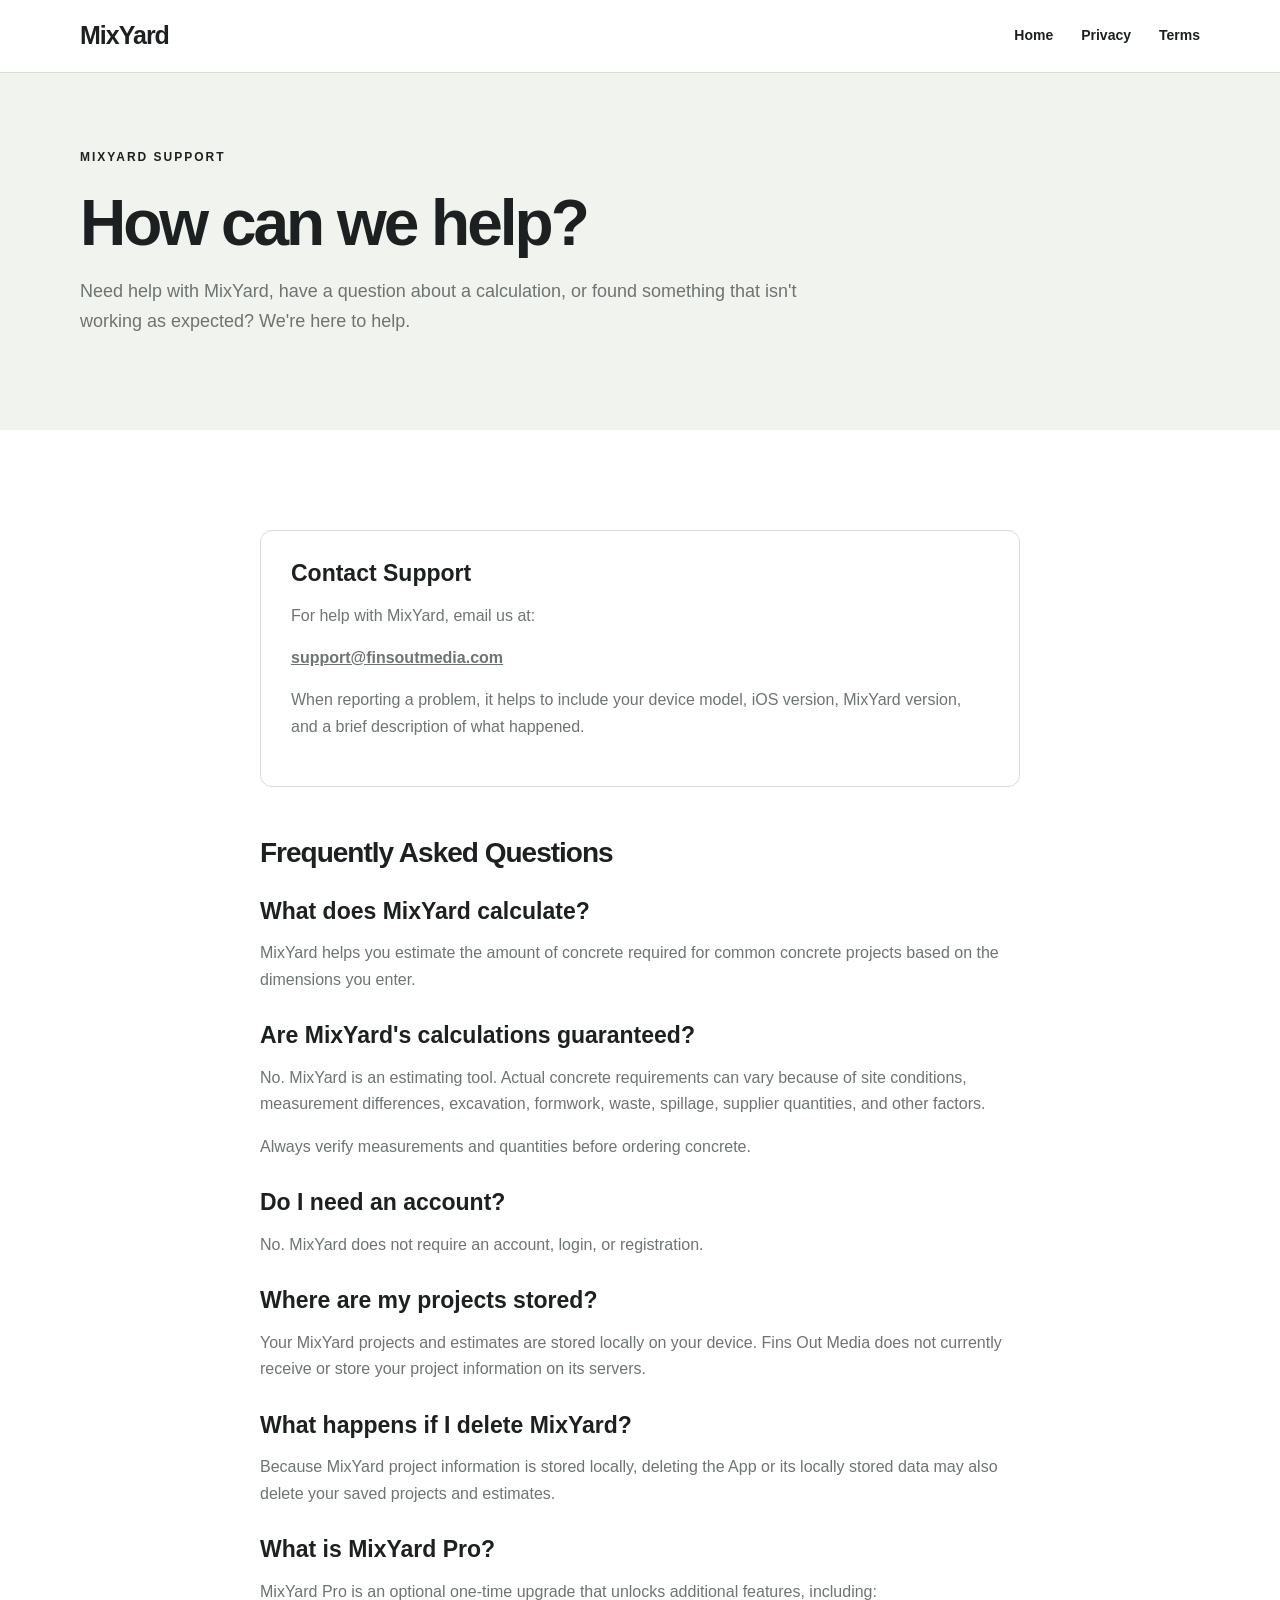
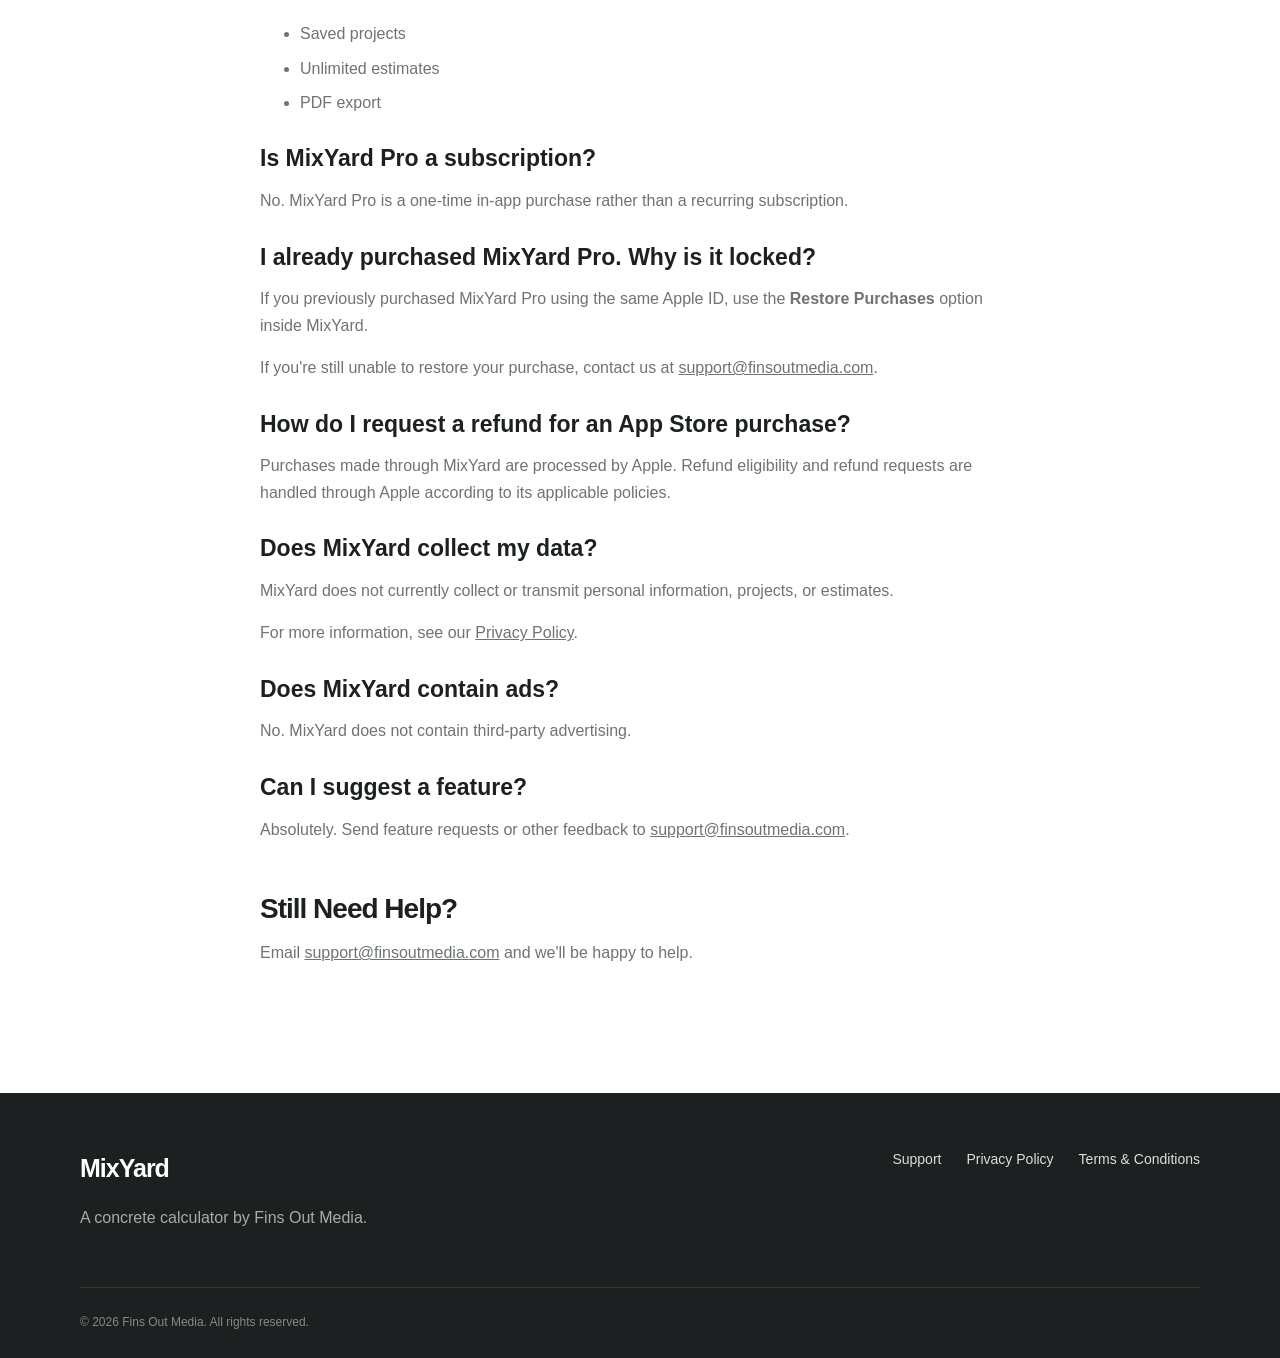
<file: mixyard/support.html>
<!DOCTYPE html>
<html lang="en">
<head>
  <meta charset="UTF-8">
  <meta name="viewport" content="width=device-width, initial-scale=1.0">
  <meta name="description" content="Support for MixYard: Concrete Calculator.">
  <title>Support | MixYard</title>
  <link rel="stylesheet" href="styles.css">
</head>

<body>

<header class="site-header">
  <div class="container nav">
    <a href="index.html" class="brand">Mix<span>Yard</span></a>
    <nav>
      <a href="index.html">Home</a>
      <a href="privacy.html">Privacy</a>
      <a href="terms.html">Terms</a>
    </nav>
  </div>
</header>

<section class="page-hero">
  <div class="container">
    <div class="eyebrow">MIXYARD SUPPORT</div>
    <h1>How can we help?</h1>
    <p>
      Need help with MixYard, have a question about a calculation, or found
      something that isn't working as expected? We're here to help.
    </p>
  </div>
</section>

<main class="content-page">

  <div class="support-card">
    <h3>Contact Support</h3>

    <p>
      For help with MixYard, email us at:
    </p>

    <p>
      <strong>
        <a href="mailto:support@finsoutmedia.com">
          support@finsoutmedia.com
        </a>
      </strong>
    </p>

    <p>
      When reporting a problem, it helps to include your device model, iOS
      version, MixYard version, and a brief description of what happened.
    </p>
  </div>


  <h2>Frequently Asked Questions</h2>


  <h3>What does MixYard calculate?</h3>

  <p>
    MixYard helps you estimate the amount of concrete required for common
    concrete projects based on the dimensions you enter.
  </p>


  <h3>Are MixYard's calculations guaranteed?</h3>

  <p>
    No. MixYard is an estimating tool. Actual concrete requirements can vary
    because of site conditions, measurement differences, excavation, formwork,
    waste, spillage, supplier quantities, and other factors.
  </p>

  <p>
    Always verify measurements and quantities before ordering concrete.
  </p>


  <h3>Do I need an account?</h3>

  <p>
    No. MixYard does not require an account, login, or registration.
  </p>


  <h3>Where are my projects stored?</h3>

  <p>
    Your MixYard projects and estimates are stored locally on your device.
    Fins Out Media does not currently receive or store your project information
    on its servers.
  </p>


  <h3>What happens if I delete MixYard?</h3>

  <p>
    Because MixYard project information is stored locally, deleting the App or
    its locally stored data may also delete your saved projects and estimates.
  </p>


  <h3>What is MixYard Pro?</h3>

  <p>
    MixYard Pro is an optional one-time upgrade that unlocks additional features,
    including:
  </p>

  <ul>
    <li>Saved projects</li>
    <li>Unlimited estimates</li>
    <li>PDF export</li>
  </ul>


  <h3>Is MixYard Pro a subscription?</h3>

  <p>
    No. MixYard Pro is a one-time in-app purchase rather than a recurring
    subscription.
  </p>


  <h3>I already purchased MixYard Pro. Why is it locked?</h3>

  <p>
    If you previously purchased MixYard Pro using the same Apple ID, use the
    <strong>Restore Purchases</strong> option inside MixYard.
  </p>

  <p>
    If you're still unable to restore your purchase, contact us at
    <a href="mailto:support@finsoutmedia.com">support@finsoutmedia.com</a>.
  </p>


  <h3>How do I request a refund for an App Store purchase?</h3>

  <p>
    Purchases made through MixYard are processed by Apple. Refund eligibility
    and refund requests are handled through Apple according to its applicable
    policies.
  </p>


  <h3>Does MixYard collect my data?</h3>

  <p>
    MixYard does not currently collect or transmit personal information,
    projects, or estimates.
  </p>

  <p>
    For more information, see our
    <a href="privacy.html">Privacy Policy</a>.
  </p>


  <h3>Does MixYard contain ads?</h3>

  <p>No. MixYard does not contain third-party advertising.</p>


  <h3>Can I suggest a feature?</h3>

  <p>
    Absolutely. Send feature requests or other feedback to
    <a href="mailto:support@finsoutmedia.com">support@finsoutmedia.com</a>.
  </p>


  <h2>Still Need Help?</h2>

  <p>
    Email
    <a href="mailto:support@finsoutmedia.com">support@finsoutmedia.com</a>
    and we'll be happy to help.
  </p>

</main>


<footer>
  <div class="container footer-grid">

    <div>
      <div class="brand footer-brand">Mix<span>Yard</span></div>
      <p>A concrete calculator by Fins Out Media.</p>
    </div>

    <div class="footer-links">
      <a href="support.html">Support</a>
      <a href="privacy.html">Privacy Policy</a>
      <a href="terms.html">Terms & Conditions</a>
    </div>

  </div>

  <div class="container copyright">
    © 2026 Fins Out Media. All rights reserved.
  </div>
</footer>

</body>
</html>
</file>
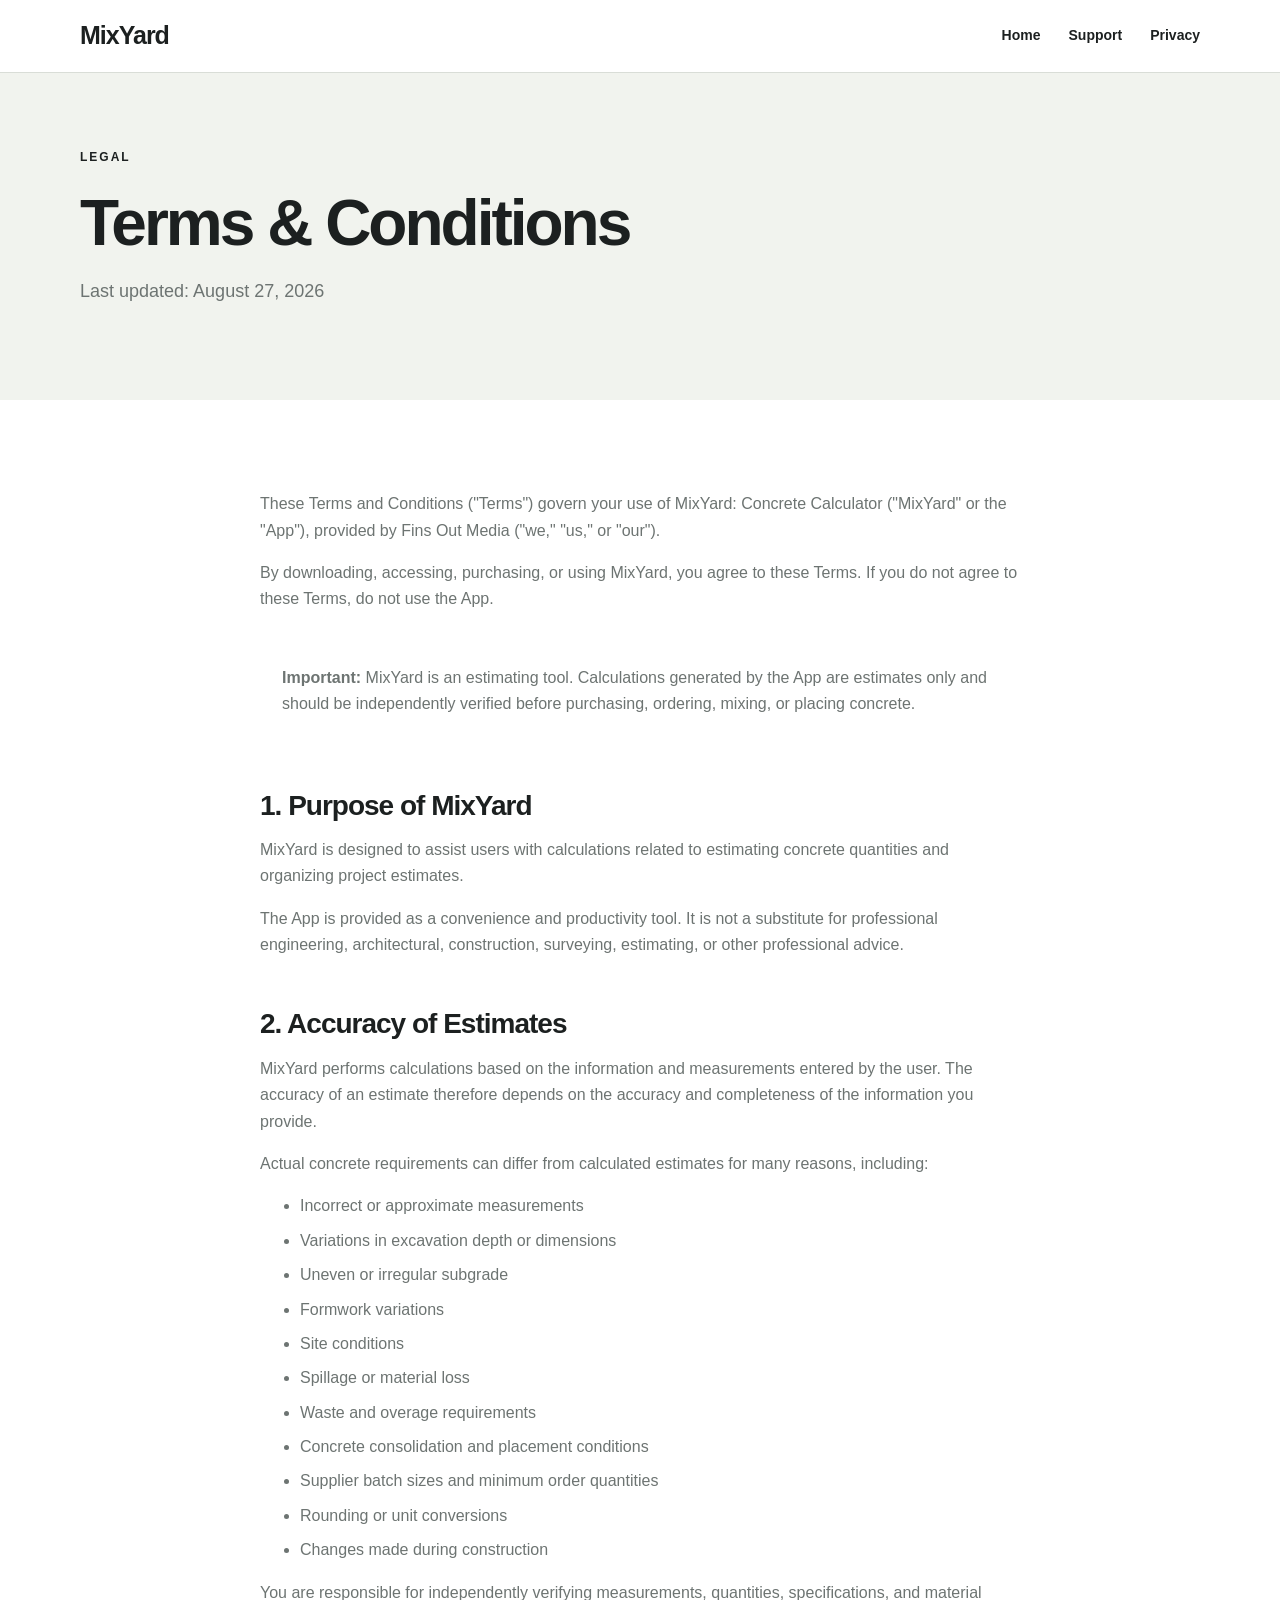
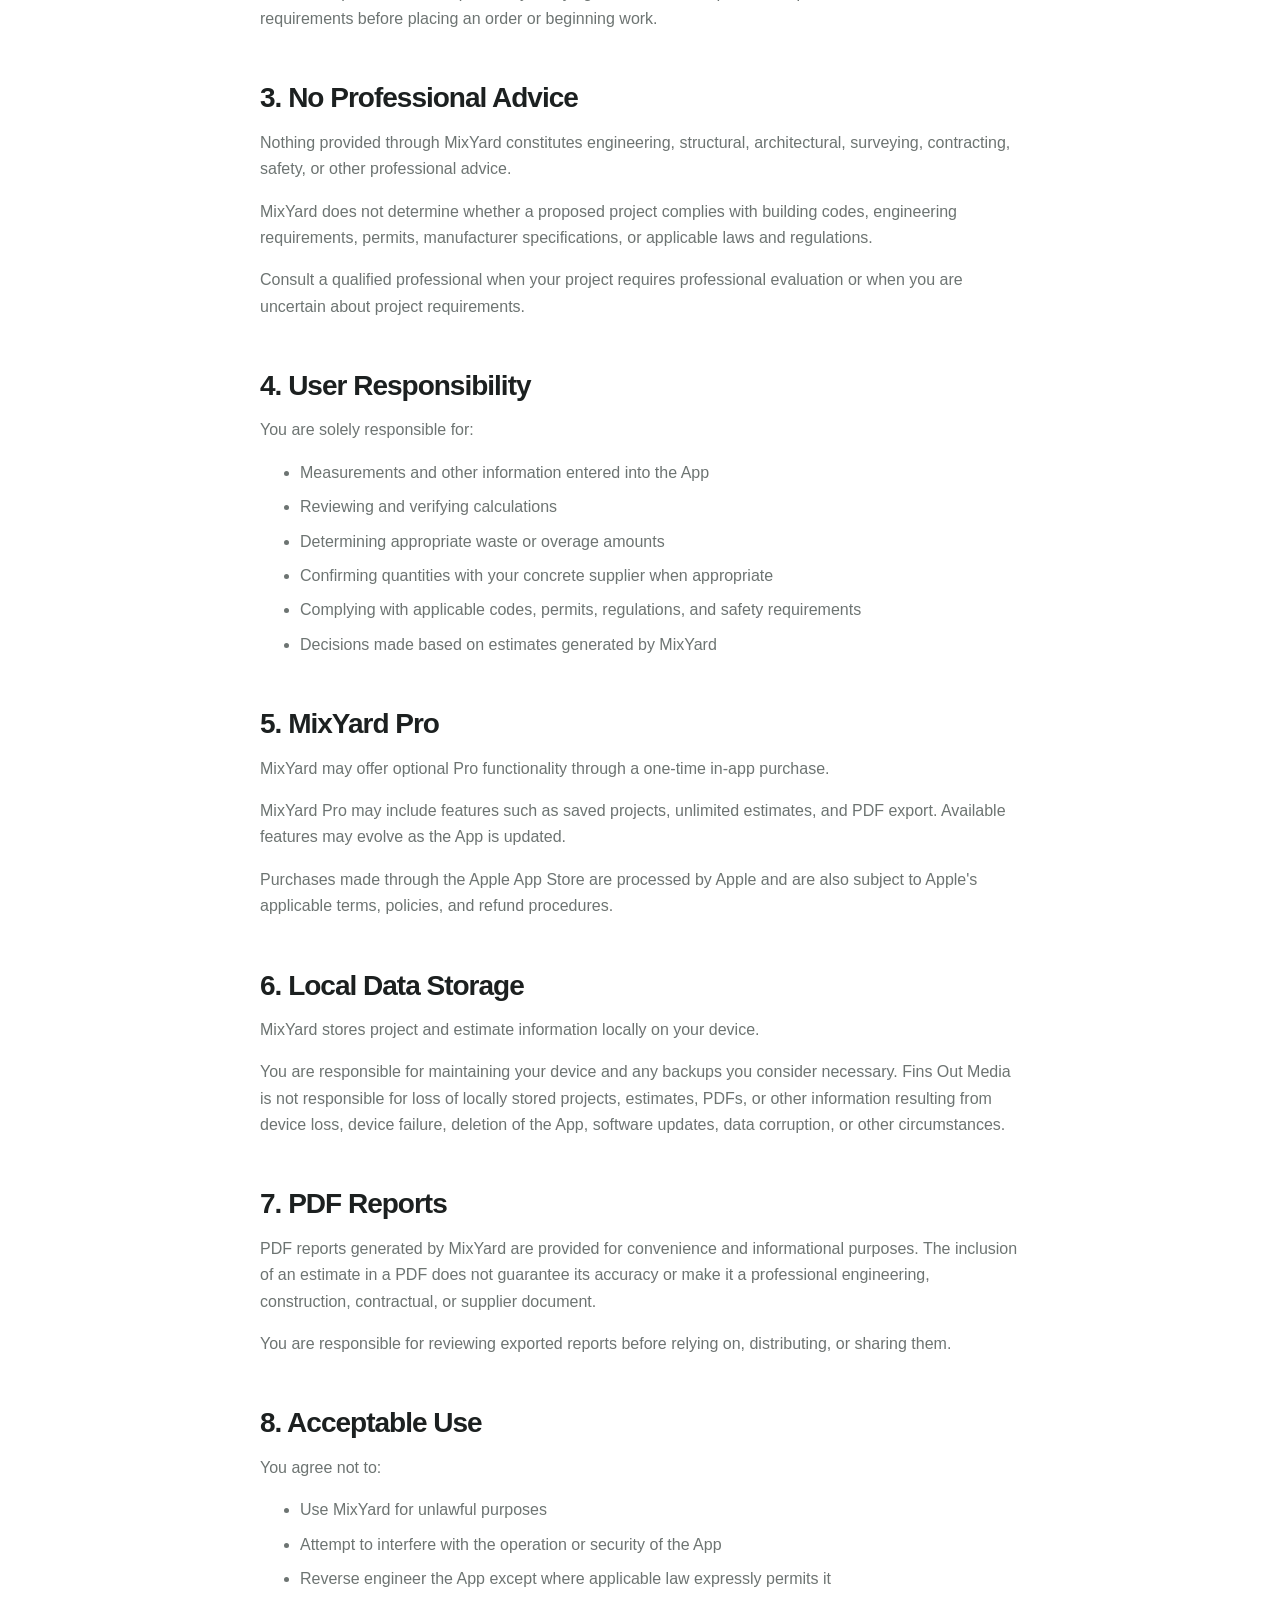
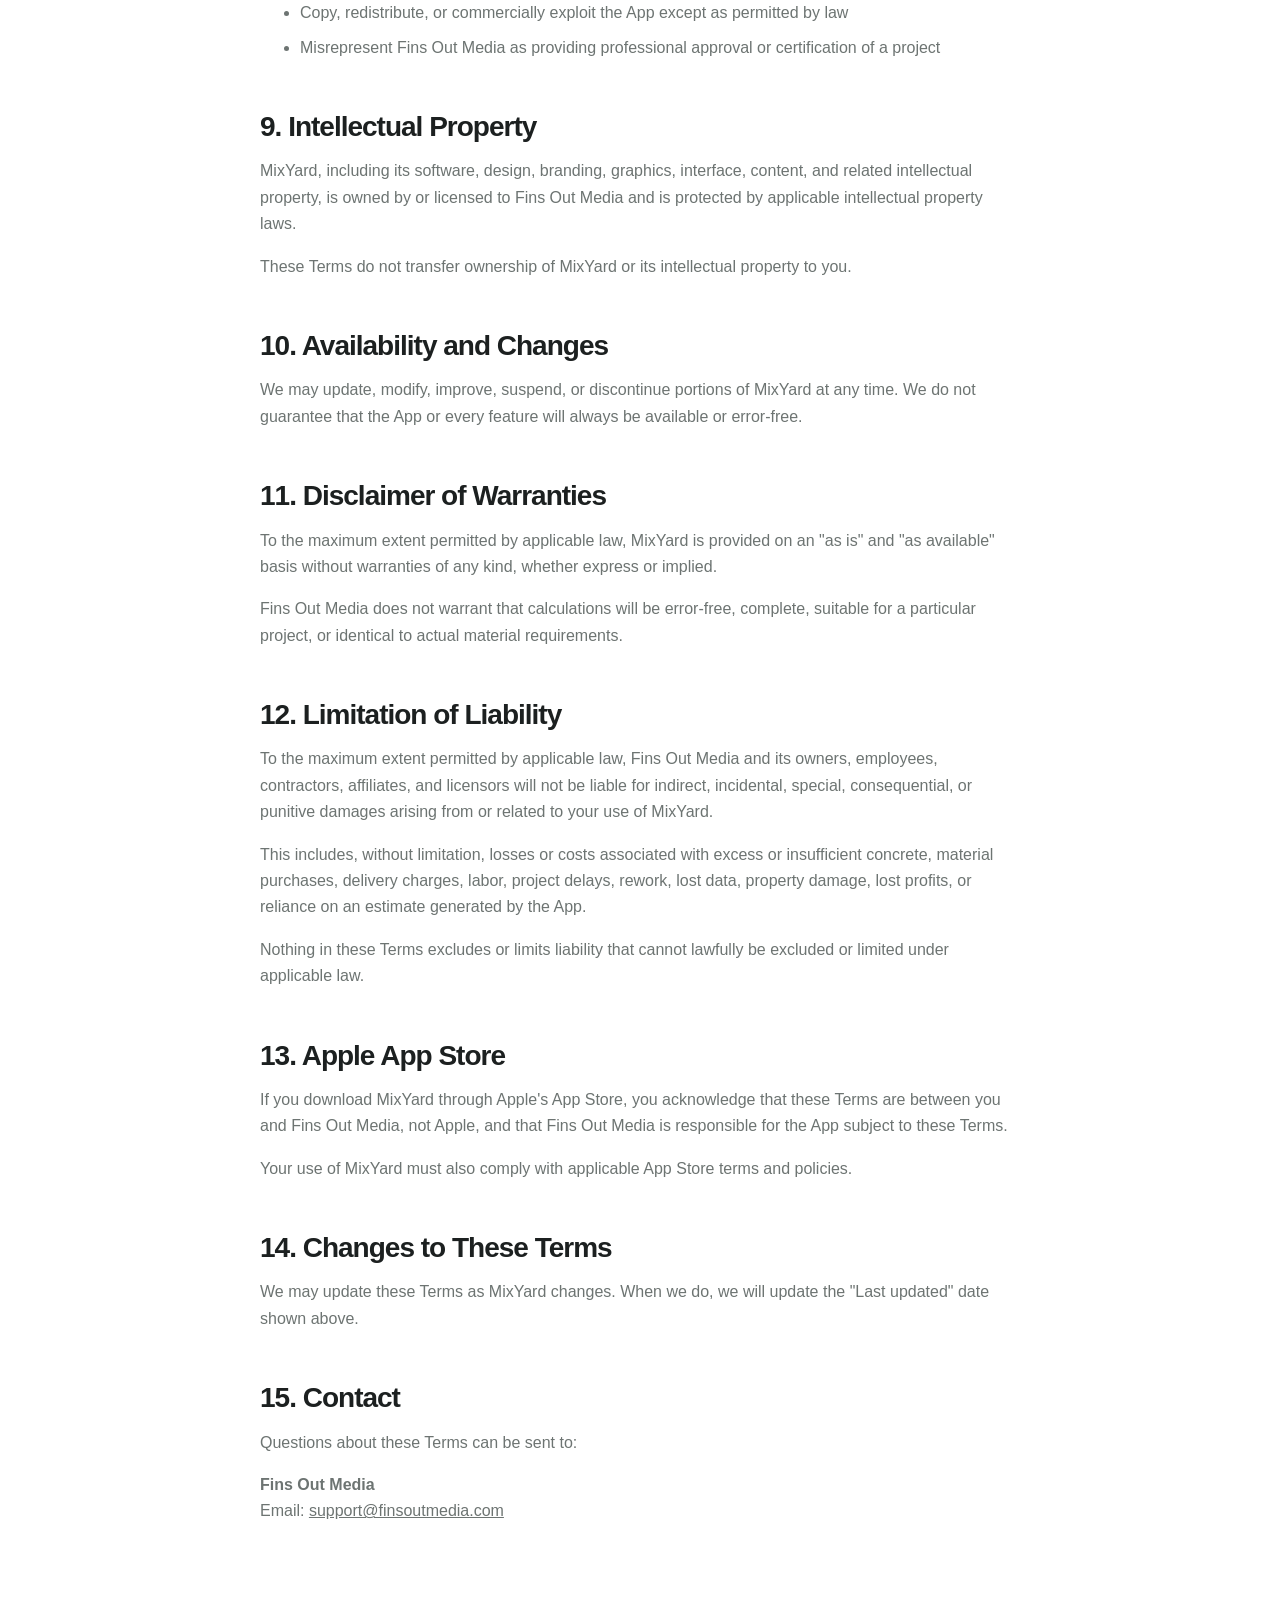
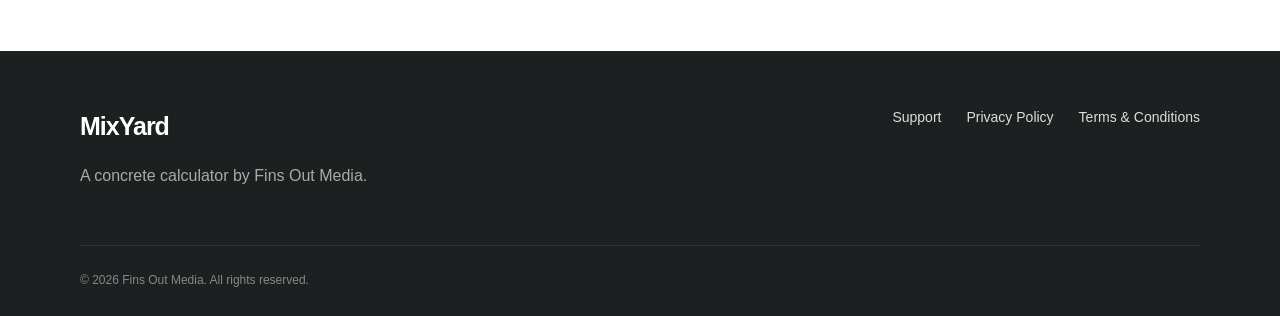
<file: mixyard/terms.html>
<!DOCTYPE html>
<html lang="en">
<head>
  <meta charset="UTF-8">
  <meta name="viewport" content="width=device-width, initial-scale=1.0">
  <meta name="description" content="Terms and Conditions for MixYard: Concrete Calculator.">
  <title>Terms & Conditions | MixYard</title>
  <link rel="stylesheet" href="styles.css">
</head>

<body>

<header class="site-header">
  <div class="container nav">
    <a href="index.html" class="brand">Mix<span>Yard</span></a>
    <nav>
      <a href="index.html">Home</a>
      <a href="support.html">Support</a>
      <a href="privacy.html">Privacy</a>
    </nav>
  </div>
</header>

<section class="page-hero">
  <div class="container">
    <div class="eyebrow">LEGAL</div>
    <h1>Terms & Conditions</h1>
    <p>Last updated: August 27, 2026</p>
  </div>
</section>

<main class="content-page">

  <p>
    These Terms and Conditions ("Terms") govern your use of MixYard: Concrete
    Calculator ("MixYard" or the "App"), provided by Fins Out Media ("we,"
    "us," or "our").
  </p>

  <p>
    By downloading, accessing, purchasing, or using MixYard, you agree to these
    Terms. If you do not agree to these Terms, do not use the App.
  </p>

  <div class="notice">
    <p>
      <strong>Important:</strong> MixYard is an estimating tool. Calculations
      generated by the App are estimates only and should be independently
      verified before purchasing, ordering, mixing, or placing concrete.
    </p>
  </div>

  <h2>1. Purpose of MixYard</h2>

  <p>
    MixYard is designed to assist users with calculations related to estimating
    concrete quantities and organizing project estimates.
  </p>

  <p>
    The App is provided as a convenience and productivity tool. It is not a
    substitute for professional engineering, architectural, construction,
    surveying, estimating, or other professional advice.
  </p>

  <h2>2. Accuracy of Estimates</h2>

  <p>
    MixYard performs calculations based on the information and measurements
    entered by the user. The accuracy of an estimate therefore depends on the
    accuracy and completeness of the information you provide.
  </p>

  <p>
    Actual concrete requirements can differ from calculated estimates for many
    reasons, including:
  </p>

  <ul>
    <li>Incorrect or approximate measurements</li>
    <li>Variations in excavation depth or dimensions</li>
    <li>Uneven or irregular subgrade</li>
    <li>Formwork variations</li>
    <li>Site conditions</li>
    <li>Spillage or material loss</li>
    <li>Waste and overage requirements</li>
    <li>Concrete consolidation and placement conditions</li>
    <li>Supplier batch sizes and minimum order quantities</li>
    <li>Rounding or unit conversions</li>
    <li>Changes made during construction</li>
  </ul>

  <p>
    You are responsible for independently verifying measurements, quantities,
    specifications, and material requirements before placing an order or
    beginning work.
  </p>

  <h2>3. No Professional Advice</h2>

  <p>
    Nothing provided through MixYard constitutes engineering, structural,
    architectural, surveying, contracting, safety, or other professional advice.
  </p>

  <p>
    MixYard does not determine whether a proposed project complies with building
    codes, engineering requirements, permits, manufacturer specifications, or
    applicable laws and regulations.
  </p>

  <p>
    Consult a qualified professional when your project requires professional
    evaluation or when you are uncertain about project requirements.
  </p>

  <h2>4. User Responsibility</h2>

  <p>You are solely responsible for:</p>

  <ul>
    <li>Measurements and other information entered into the App</li>
    <li>Reviewing and verifying calculations</li>
    <li>Determining appropriate waste or overage amounts</li>
    <li>Confirming quantities with your concrete supplier when appropriate</li>
    <li>Complying with applicable codes, permits, regulations, and safety requirements</li>
    <li>Decisions made based on estimates generated by MixYard</li>
  </ul>

  <h2>5. MixYard Pro</h2>

  <p>
    MixYard may offer optional Pro functionality through a one-time in-app
    purchase.
  </p>

  <p>
    MixYard Pro may include features such as saved projects, unlimited estimates,
    and PDF export. Available features may evolve as the App is updated.
  </p>

  <p>
    Purchases made through the Apple App Store are processed by Apple and are
    also subject to Apple's applicable terms, policies, and refund procedures.
  </p>

  <h2>6. Local Data Storage</h2>

  <p>
    MixYard stores project and estimate information locally on your device.
  </p>

  <p>
    You are responsible for maintaining your device and any backups you consider
    necessary. Fins Out Media is not responsible for loss of locally stored
    projects, estimates, PDFs, or other information resulting from device loss,
    device failure, deletion of the App, software updates, data corruption, or
    other circumstances.
  </p>

  <h2>7. PDF Reports</h2>

  <p>
    PDF reports generated by MixYard are provided for convenience and
    informational purposes. The inclusion of an estimate in a PDF does not
    guarantee its accuracy or make it a professional engineering, construction,
    contractual, or supplier document.
  </p>

  <p>
    You are responsible for reviewing exported reports before relying on,
    distributing, or sharing them.
  </p>

  <h2>8. Acceptable Use</h2>

  <p>You agree not to:</p>

  <ul>
    <li>Use MixYard for unlawful purposes</li>
    <li>Attempt to interfere with the operation or security of the App</li>
    <li>Reverse engineer the App except where applicable law expressly permits it</li>
    <li>Copy, redistribute, or commercially exploit the App except as permitted by law</li>
    <li>Misrepresent Fins Out Media as providing professional approval or certification of a project</li>
  </ul>

  <h2>9. Intellectual Property</h2>

  <p>
    MixYard, including its software, design, branding, graphics, interface,
    content, and related intellectual property, is owned by or licensed to Fins
    Out Media and is protected by applicable intellectual property laws.
  </p>

  <p>
    These Terms do not transfer ownership of MixYard or its intellectual
    property to you.
  </p>

  <h2>10. Availability and Changes</h2>

  <p>
    We may update, modify, improve, suspend, or discontinue portions of MixYard
    at any time. We do not guarantee that the App or every feature will always
    be available or error-free.
  </p>

  <h2>11. Disclaimer of Warranties</h2>

  <p>
    To the maximum extent permitted by applicable law, MixYard is provided on an
    "as is" and "as available" basis without warranties of any kind, whether
    express or implied.
  </p>

  <p>
    Fins Out Media does not warrant that calculations will be error-free,
    complete, suitable for a particular project, or identical to actual material
    requirements.
  </p>

  <h2>12. Limitation of Liability</h2>

  <p>
    To the maximum extent permitted by applicable law, Fins Out Media and its
    owners, employees, contractors, affiliates, and licensors will not be liable
    for indirect, incidental, special, consequential, or punitive damages arising
    from or related to your use of MixYard.
  </p>

  <p>
    This includes, without limitation, losses or costs associated with excess or
    insufficient concrete, material purchases, delivery charges, labor, project
    delays, rework, lost data, property damage, lost profits, or reliance on an
    estimate generated by the App.
  </p>

  <p>
    Nothing in these Terms excludes or limits liability that cannot lawfully be
    excluded or limited under applicable law.
  </p>

  <h2>13. Apple App Store</h2>

  <p>
    If you download MixYard through Apple's App Store, you acknowledge that these
    Terms are between you and Fins Out Media, not Apple, and that Fins Out Media
    is responsible for the App subject to these Terms.
  </p>

  <p>
    Your use of MixYard must also comply with applicable App Store terms and
    policies.
  </p>

  <h2>14. Changes to These Terms</h2>

  <p>
    We may update these Terms as MixYard changes. When we do, we will update the
    "Last updated" date shown above.
  </p>

  <h2>15. Contact</h2>

  <p>
    Questions about these Terms can be sent to:
  </p>

  <p>
    <strong>Fins Out Media</strong><br>
    Email:
    <a href="mailto:support@finsoutmedia.com">support@finsoutmedia.com</a>
  </p>

</main>

<footer>
  <div class="container footer-grid">
    <div>
      <div class="brand footer-brand">Mix<span>Yard</span></div>
      <p>A concrete calculator by Fins Out Media.</p>
    </div>

    <div class="footer-links">
      <a href="support.html">Support</a>
      <a href="privacy.html">Privacy Policy</a>
      <a href="terms.html">Terms & Conditions</a>
    </div>
  </div>

  <div class="container copyright">
    © 2026 Fins Out Media. All rights reserved.
  </div>
</footer>

</body>
</html>
</file>
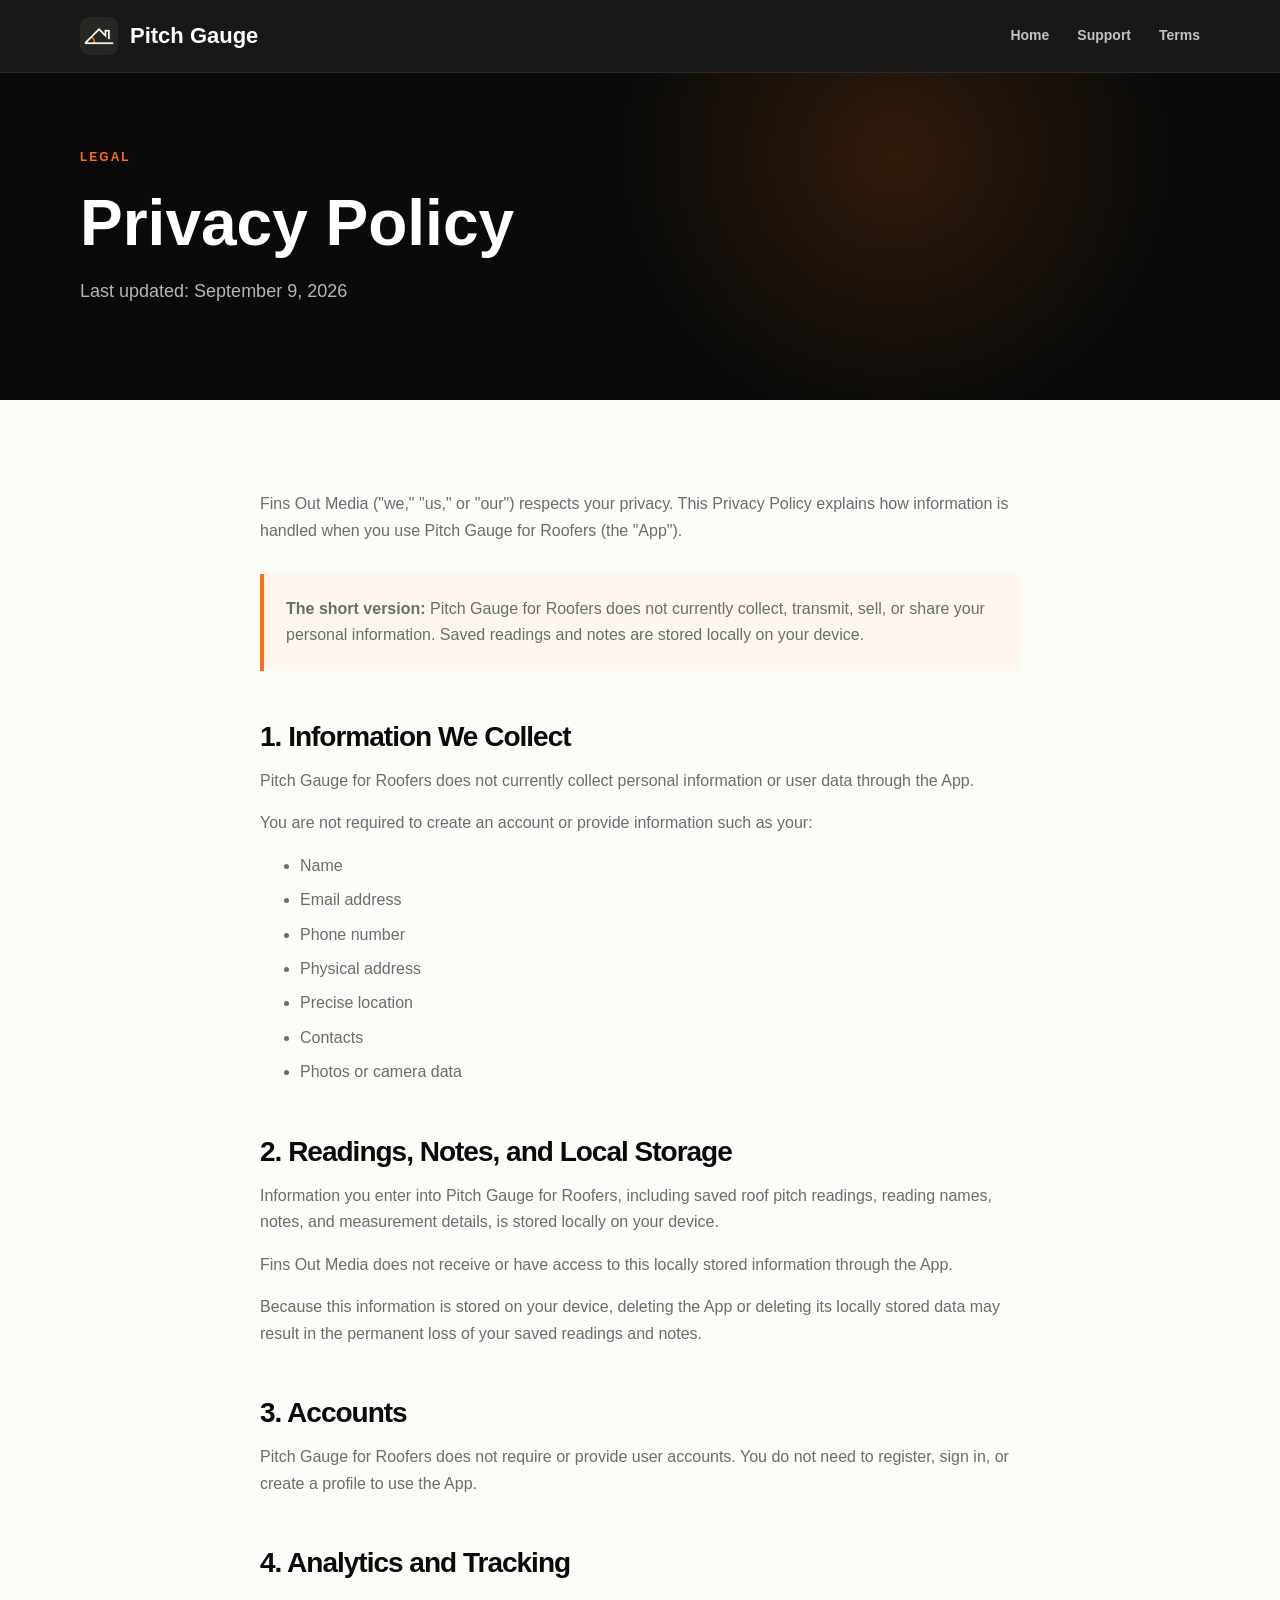
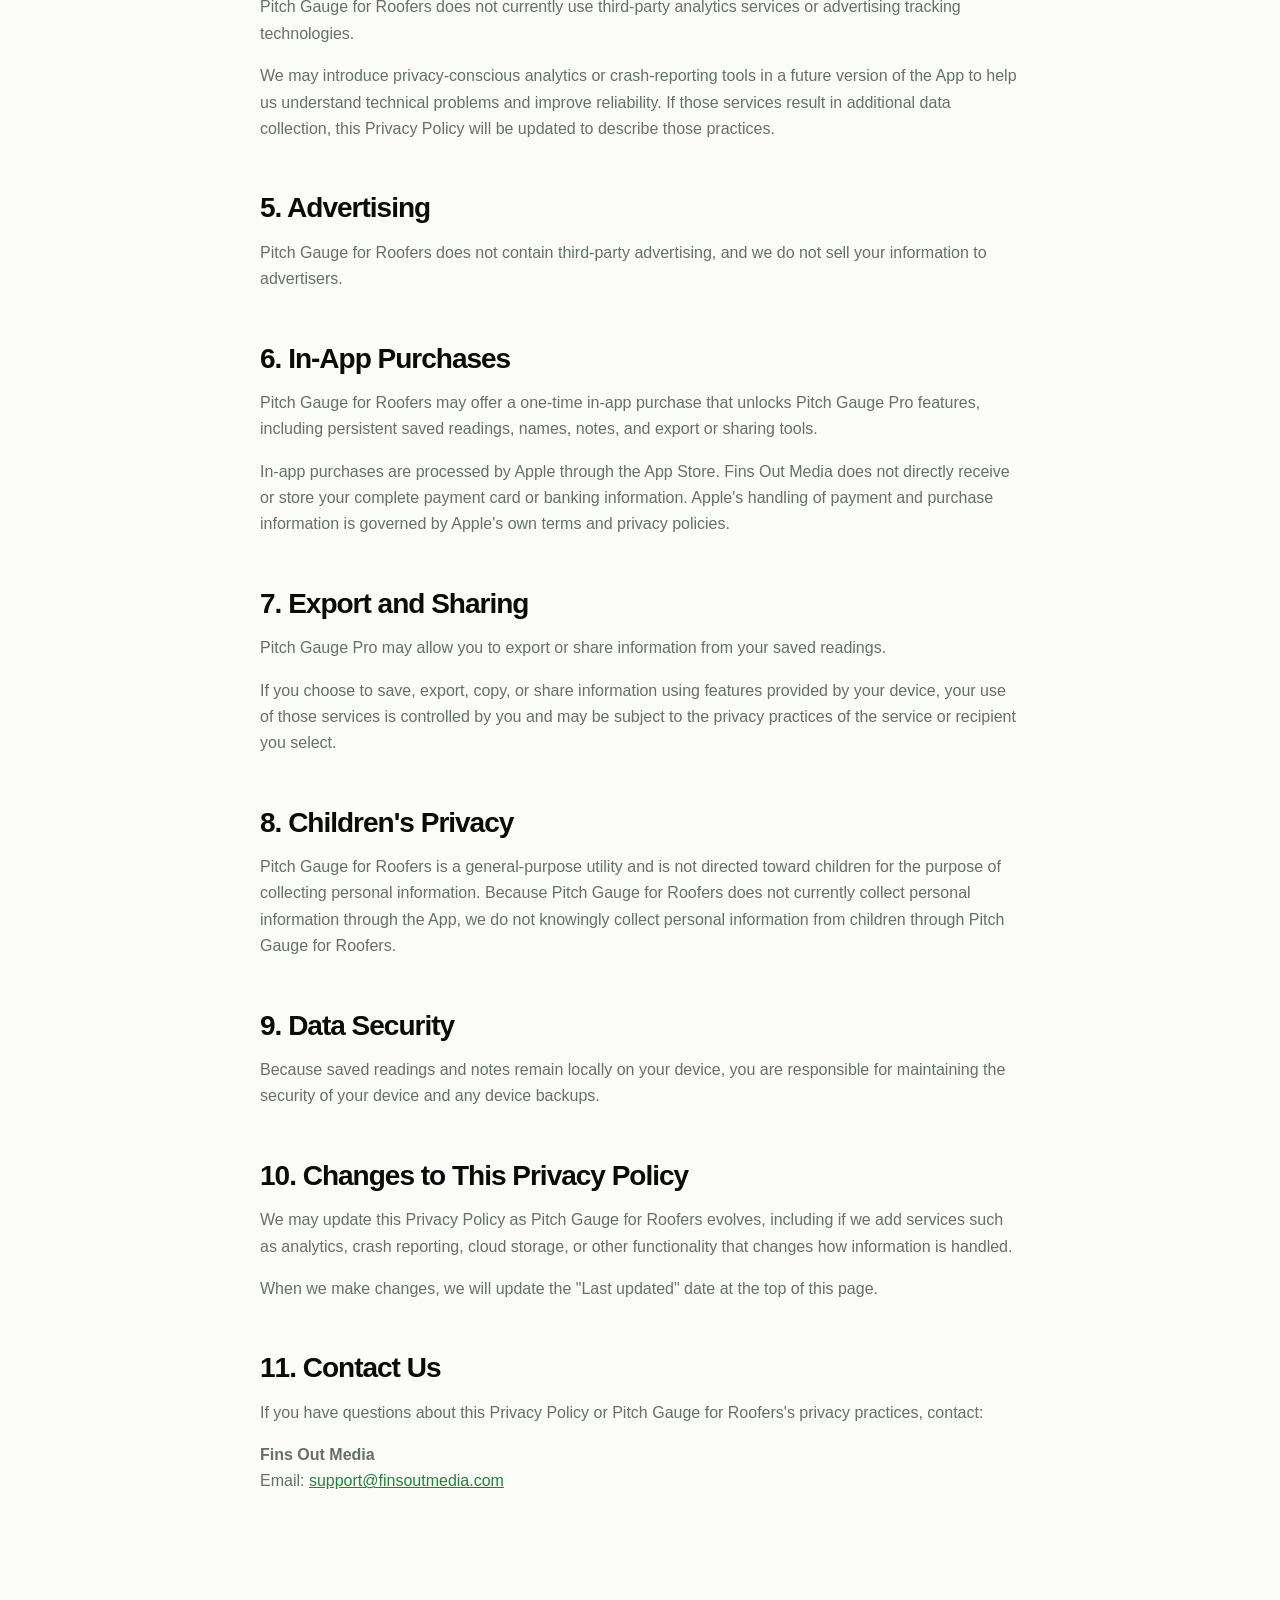
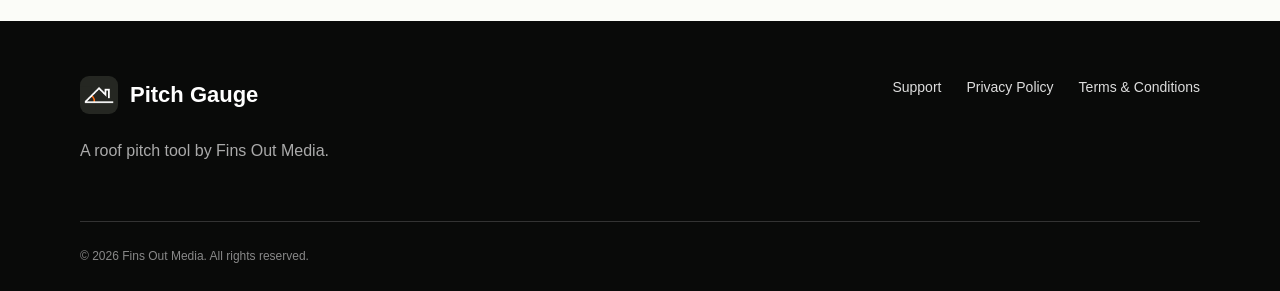
<file: pitch-gauge/privacy.html>
<!DOCTYPE html>
<html lang="en">
<head>
  <meta charset="UTF-8">
  <meta name="viewport" content="width=device-width, initial-scale=1.0">
  <meta name="description" content="Privacy Policy for Pitch Gauge for Roofers.">
  <title>Privacy Policy | Pitch Gauge for Roofers</title>
  <link rel="icon" href="favicon.ico" sizes="any">
  <link rel="apple-touch-icon" href="apple-touch-icon.png">
  <link rel="stylesheet" href="styles.css">
</head>

<body>

<header class="site-header">
  <div class="container nav">
    <a href="index.html" class="brand">
      <img src="images/icon.png" alt="" class="brand-icon">
      <span>Pitch Gauge</span>
    </a>
    <nav>
      <a href="index.html">Home</a>
      <a href="support.html">Support</a>
      <a href="terms.html">Terms</a>
    </nav>
  </div>
</header>

<section class="page-hero">
  <div class="container">
    <div class="eyebrow">LEGAL</div>
    <h1>Privacy Policy</h1>
    <p>Last updated: September 9, 2026</p>
  </div>
</section>

<main class="content-page">

  <p>
    Fins Out Media ("we," "us," or "our") respects your privacy. This Privacy
    Policy explains how information is handled when you use Pitch Gauge for Roofers (the "App").
  </p>

  <div class="notice">
    <p>
      <strong>The short version:</strong> Pitch Gauge for Roofers does not currently collect,
      transmit, sell, or share your personal information. Saved readings and
      notes are stored locally on your device.
    </p>
  </div>

  <h2>1. Information We Collect</h2>

  <p>
    Pitch Gauge for Roofers does not currently collect personal information or user data through
    the App.
  </p>

  <p>You are not required to create an account or provide information such as your:</p>

  <ul>
    <li>Name</li>
    <li>Email address</li>
    <li>Phone number</li>
    <li>Physical address</li>
    <li>Precise location</li>
    <li>Contacts</li>
    <li>Photos or camera data</li>
  </ul>

  <h2>2. Readings, Notes, and Local Storage</h2>

  <p>
    Information you enter into Pitch Gauge for Roofers, including saved roof pitch readings,
    reading names, notes, and measurement details, is stored locally on your
    device.
  </p>

  <p>
    Fins Out Media does not receive or have access to this locally stored
    information through the App.
  </p>

  <p>
    Because this information is stored on your device, deleting the App or
    deleting its locally stored data may result in the permanent loss of your
    saved readings and notes.
  </p>

  <h2>3. Accounts</h2>

  <p>
    Pitch Gauge for Roofers does not require or provide user accounts. You do not need to register,
    sign in, or create a profile to use the App.
  </p>

  <h2>4. Analytics and Tracking</h2>

  <p>
    Pitch Gauge for Roofers does not currently use third-party analytics services or advertising
    tracking technologies.
  </p>

  <p>
    We may introduce privacy-conscious analytics or crash-reporting tools in a
    future version of the App to help us understand technical problems and
    improve reliability. If those services result in additional data collection,
    this Privacy Policy will be updated to describe those practices.
  </p>

  <h2>5. Advertising</h2>

  <p>
    Pitch Gauge for Roofers does not contain third-party advertising, and we do not sell your
    information to advertisers.
  </p>

  <h2>6. In-App Purchases</h2>

  <p>
    Pitch Gauge for Roofers may offer a one-time in-app purchase that unlocks Pitch Gauge Pro features,
    including persistent saved readings, names, notes, and export or sharing
    tools.
  </p>

  <p>
    In-app purchases are processed by Apple through the App Store. Fins Out
    Media does not directly receive or store your complete payment card or
    banking information. Apple's handling of payment and purchase information is
    governed by Apple's own terms and privacy policies.
  </p>

  <h2>7. Export and Sharing</h2>

  <p>
    Pitch Gauge Pro may allow you to export or share information from your saved readings.
  </p>

  <p>
    If you choose to save, export, copy, or share information using features
    provided by your device, your use of those services is controlled by you and
    may be subject to the privacy practices of the service or recipient you
    select.
  </p>

  <h2>8. Children's Privacy</h2>

  <p>
    Pitch Gauge for Roofers is a general-purpose utility and is not directed toward children for
    the purpose of collecting personal information. Because Pitch Gauge for Roofers does not
    currently collect personal information through the App, we do not knowingly
    collect personal information from children through Pitch Gauge for Roofers.
  </p>

  <h2>9. Data Security</h2>

  <p>
    Because saved readings and notes remain locally on your device, you are
    responsible for maintaining the security of your device and any device
    backups.
  </p>

  <h2>10. Changes to This Privacy Policy</h2>

  <p>
    We may update this Privacy Policy as Pitch Gauge for Roofers evolves, including if we add
    services such as analytics, crash reporting, cloud storage, or other
    functionality that changes how information is handled.
  </p>

  <p>
    When we make changes, we will update the "Last updated" date at the top of
    this page.
  </p>

  <h2>11. Contact Us</h2>

  <p>
    If you have questions about this Privacy Policy or Pitch Gauge for Roofers's privacy practices,
    contact:
  </p>

  <p>
    <strong>Fins Out Media</strong><br>
    Email:
    <a href="mailto:support@finsoutmedia.com">support@finsoutmedia.com</a>
  </p>

</main>

<footer>
  <div class="container footer-grid">
    <div>
      <div class="brand footer-brand">
        <img src="images/icon.png" alt="" class="brand-icon">
        <span>Pitch Gauge</span>
      </div>
      <p>A roof pitch tool by Fins Out Media.</p>
    </div>

    <div class="footer-links">
      <a href="support.html">Support</a>
      <a href="privacy.html">Privacy Policy</a>
      <a href="terms.html">Terms & Conditions</a>
    </div>
  </div>

  <div class="container copyright">
    © 2026 Fins Out Media. All rights reserved.
  </div>
</footer>

</body>
</html>
</file>
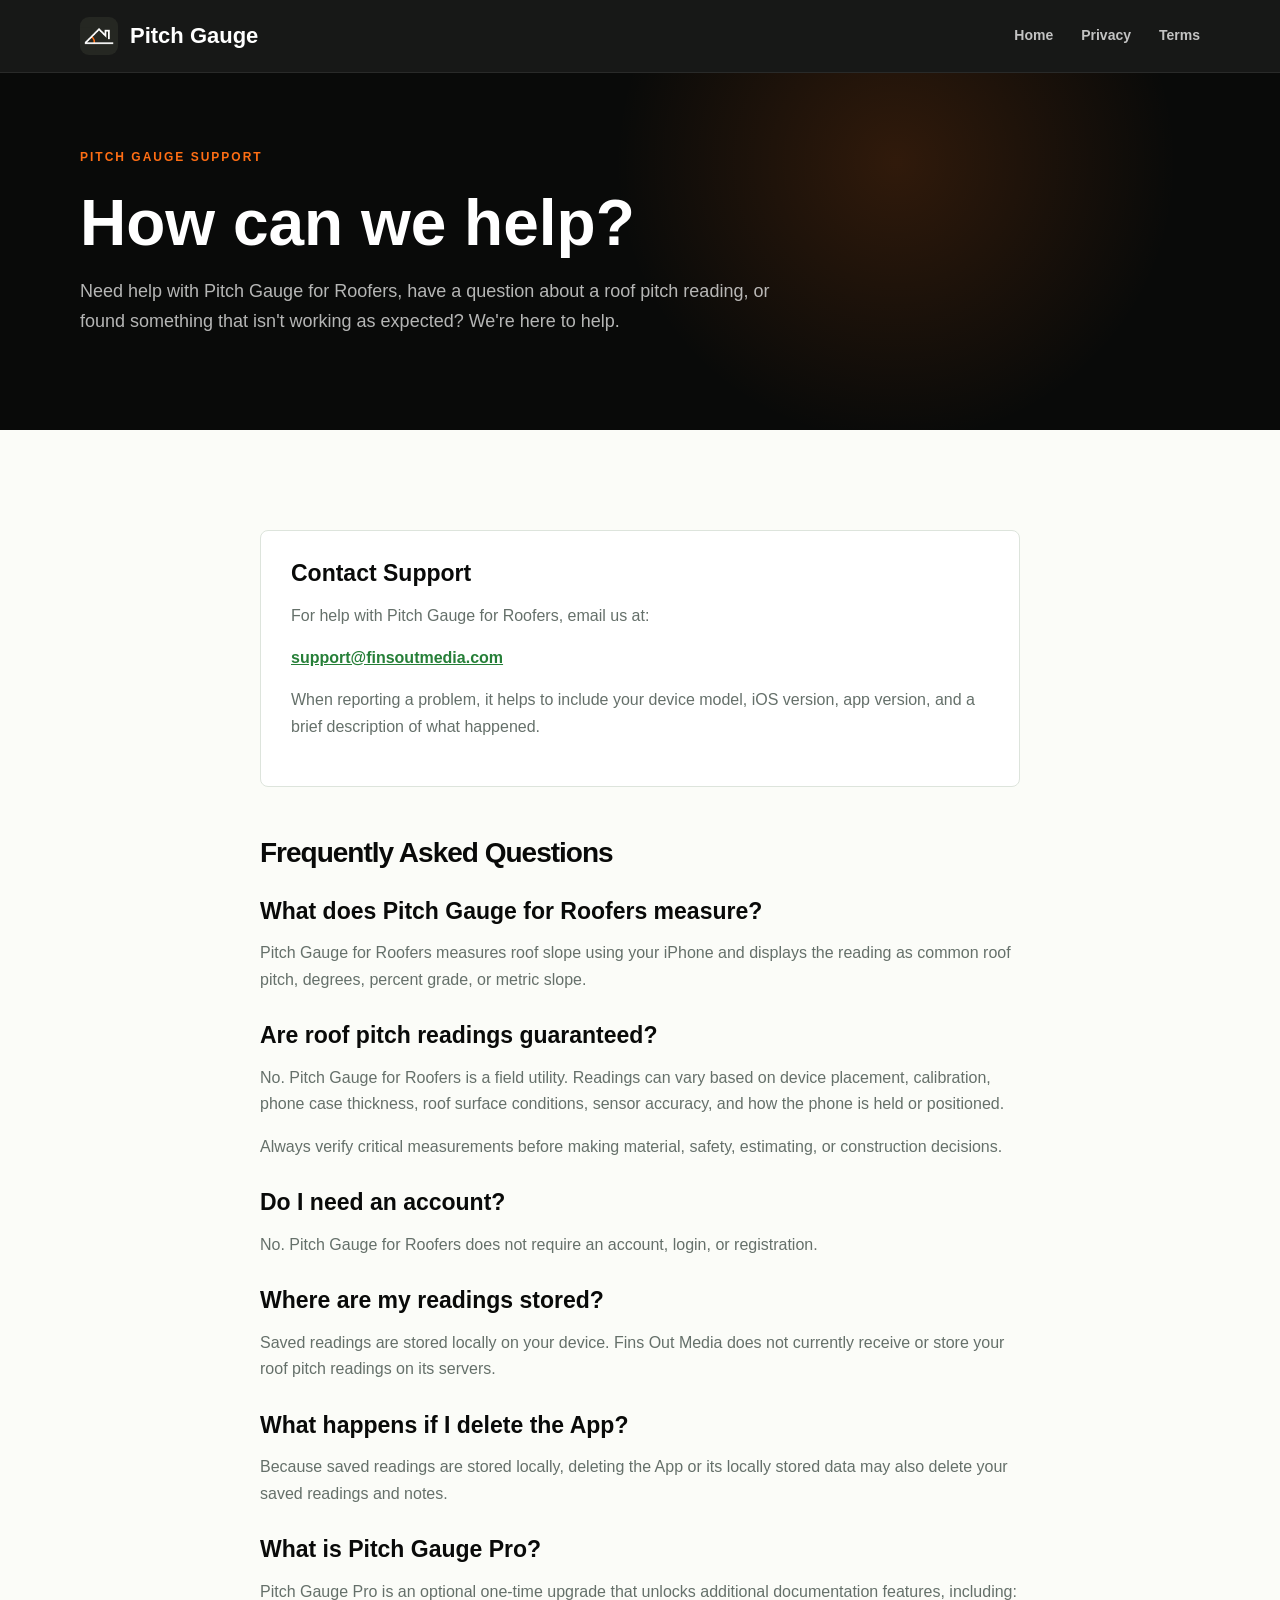
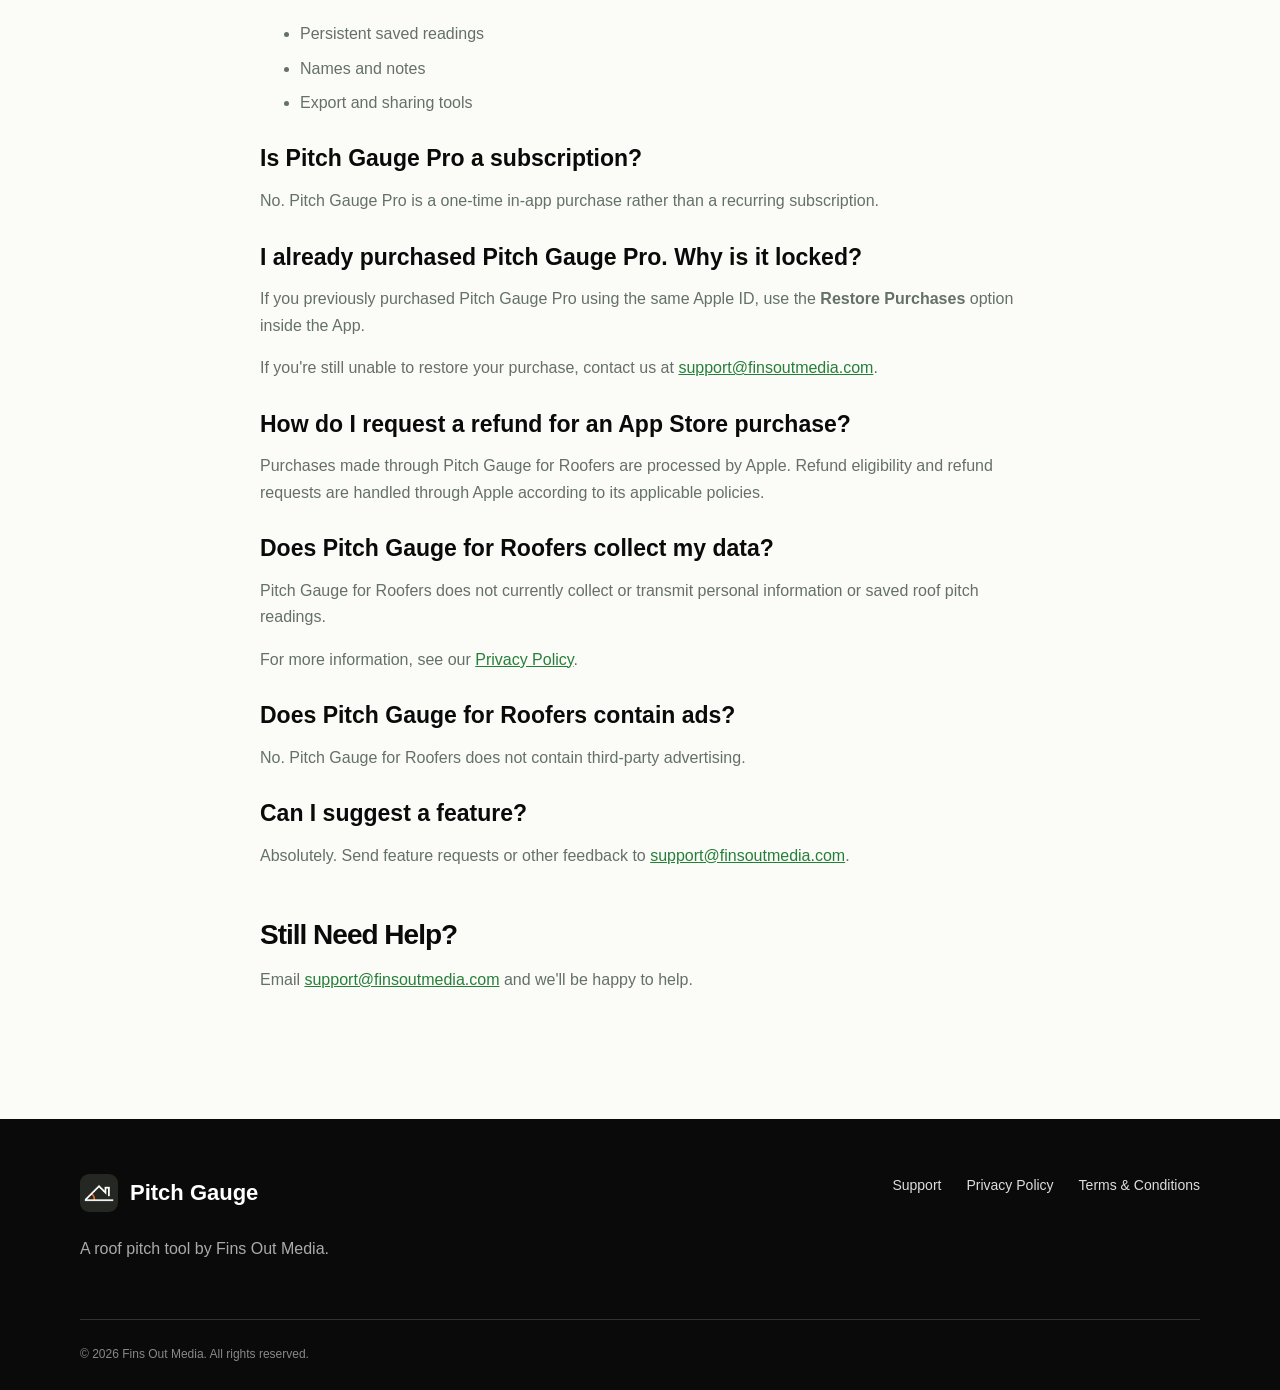
<file: pitch-gauge/support.html>
<!DOCTYPE html>
<html lang="en">
<head>
  <meta charset="UTF-8">
  <meta name="viewport" content="width=device-width, initial-scale=1.0">
  <meta name="description" content="Support for Pitch Gauge for Roofers.">
  <title>Support | Pitch Gauge for Roofers</title>
  <link rel="icon" href="favicon.ico" sizes="any">
  <link rel="apple-touch-icon" href="apple-touch-icon.png">
  <link rel="stylesheet" href="styles.css">
</head>

<body>

<header class="site-header">
  <div class="container nav">
    <a href="index.html" class="brand">
      <img src="images/icon.png" alt="" class="brand-icon">
      <span>Pitch Gauge</span>
    </a>
    <nav>
      <a href="index.html">Home</a>
      <a href="privacy.html">Privacy</a>
      <a href="terms.html">Terms</a>
    </nav>
  </div>
</header>

<section class="page-hero">
  <div class="container">
    <div class="eyebrow">PITCH GAUGE SUPPORT</div>
    <h1>How can we help?</h1>
    <p>
      Need help with Pitch Gauge for Roofers, have a question about a roof pitch reading, or found
      something that isn't working as expected? We're here to help.
    </p>
  </div>
</section>

<main class="content-page">

  <div class="support-card">
    <h3>Contact Support</h3>

    <p>
      For help with Pitch Gauge for Roofers, email us at:
    </p>

    <p>
      <strong>
        <a href="mailto:support@finsoutmedia.com">
          support@finsoutmedia.com
        </a>
      </strong>
    </p>

    <p>
      When reporting a problem, it helps to include your device model, iOS
      version, app version, and a brief description of what happened.
    </p>
  </div>


  <h2>Frequently Asked Questions</h2>


  <h3>What does Pitch Gauge for Roofers measure?</h3>

  <p>
    Pitch Gauge for Roofers measures roof slope using your iPhone and displays the reading as
    common roof pitch, degrees, percent grade, or metric slope.
  </p>


  <h3>Are roof pitch readings guaranteed?</h3>

  <p>
    No. Pitch Gauge for Roofers is a field utility. Readings can vary based on device placement,
    calibration, phone case thickness, roof surface conditions, sensor accuracy,
    and how the phone is held or positioned.
  </p>

  <p>
    Always verify critical measurements before making material, safety,
    estimating, or construction decisions.
  </p>


  <h3>Do I need an account?</h3>

  <p>
    No. Pitch Gauge for Roofers does not require an account, login, or registration.
  </p>


  <h3>Where are my readings stored?</h3>

  <p>
    Saved readings are stored locally on your device. Fins Out Media does not
    currently receive or store your roof pitch readings on its servers.
  </p>


  <h3>What happens if I delete the App?</h3>

  <p>
    Because saved readings are stored locally, deleting the App or its locally
    stored data may also delete your saved readings and notes.
  </p>


  <h3>What is Pitch Gauge Pro?</h3>

  <p>
    Pitch Gauge Pro is an optional one-time upgrade that unlocks additional documentation
    features, including:
  </p>

  <ul>
    <li>Persistent saved readings</li>
    <li>Names and notes</li>
    <li>Export and sharing tools</li>
  </ul>


  <h3>Is Pitch Gauge Pro a subscription?</h3>

  <p>
    No. Pitch Gauge Pro is a one-time in-app purchase rather than a recurring
    subscription.
  </p>


  <h3>I already purchased Pitch Gauge Pro. Why is it locked?</h3>

  <p>
    If you previously purchased Pitch Gauge Pro using the same Apple ID, use the
    <strong>Restore Purchases</strong> option inside the App.
  </p>

  <p>
    If you're still unable to restore your purchase, contact us at
    <a href="mailto:support@finsoutmedia.com">support@finsoutmedia.com</a>.
  </p>


  <h3>How do I request a refund for an App Store purchase?</h3>

  <p>
    Purchases made through Pitch Gauge for Roofers are processed by Apple. Refund eligibility
    and refund requests are handled through Apple according to its applicable
    policies.
  </p>


  <h3>Does Pitch Gauge for Roofers collect my data?</h3>

  <p>
    Pitch Gauge for Roofers does not currently collect or transmit personal information or saved
    roof pitch readings.
  </p>

  <p>
    For more information, see our
    <a href="privacy.html">Privacy Policy</a>.
  </p>


  <h3>Does Pitch Gauge for Roofers contain ads?</h3>

  <p>No. Pitch Gauge for Roofers does not contain third-party advertising.</p>


  <h3>Can I suggest a feature?</h3>

  <p>
    Absolutely. Send feature requests or other feedback to
    <a href="mailto:support@finsoutmedia.com">support@finsoutmedia.com</a>.
  </p>


  <h2>Still Need Help?</h2>

  <p>
    Email
    <a href="mailto:support@finsoutmedia.com">support@finsoutmedia.com</a>
    and we'll be happy to help.
  </p>

</main>


<footer>
  <div class="container footer-grid">

    <div>
      <div class="brand footer-brand">
        <img src="images/icon.png" alt="" class="brand-icon">
        <span>Pitch Gauge</span>
      </div>
      <p>A roof pitch tool by Fins Out Media.</p>
    </div>

    <div class="footer-links">
      <a href="support.html">Support</a>
      <a href="privacy.html">Privacy Policy</a>
      <a href="terms.html">Terms & Conditions</a>
    </div>

  </div>

  <div class="container copyright">
    © 2026 Fins Out Media. All rights reserved.
  </div>
</footer>

</body>
</html>
</file>
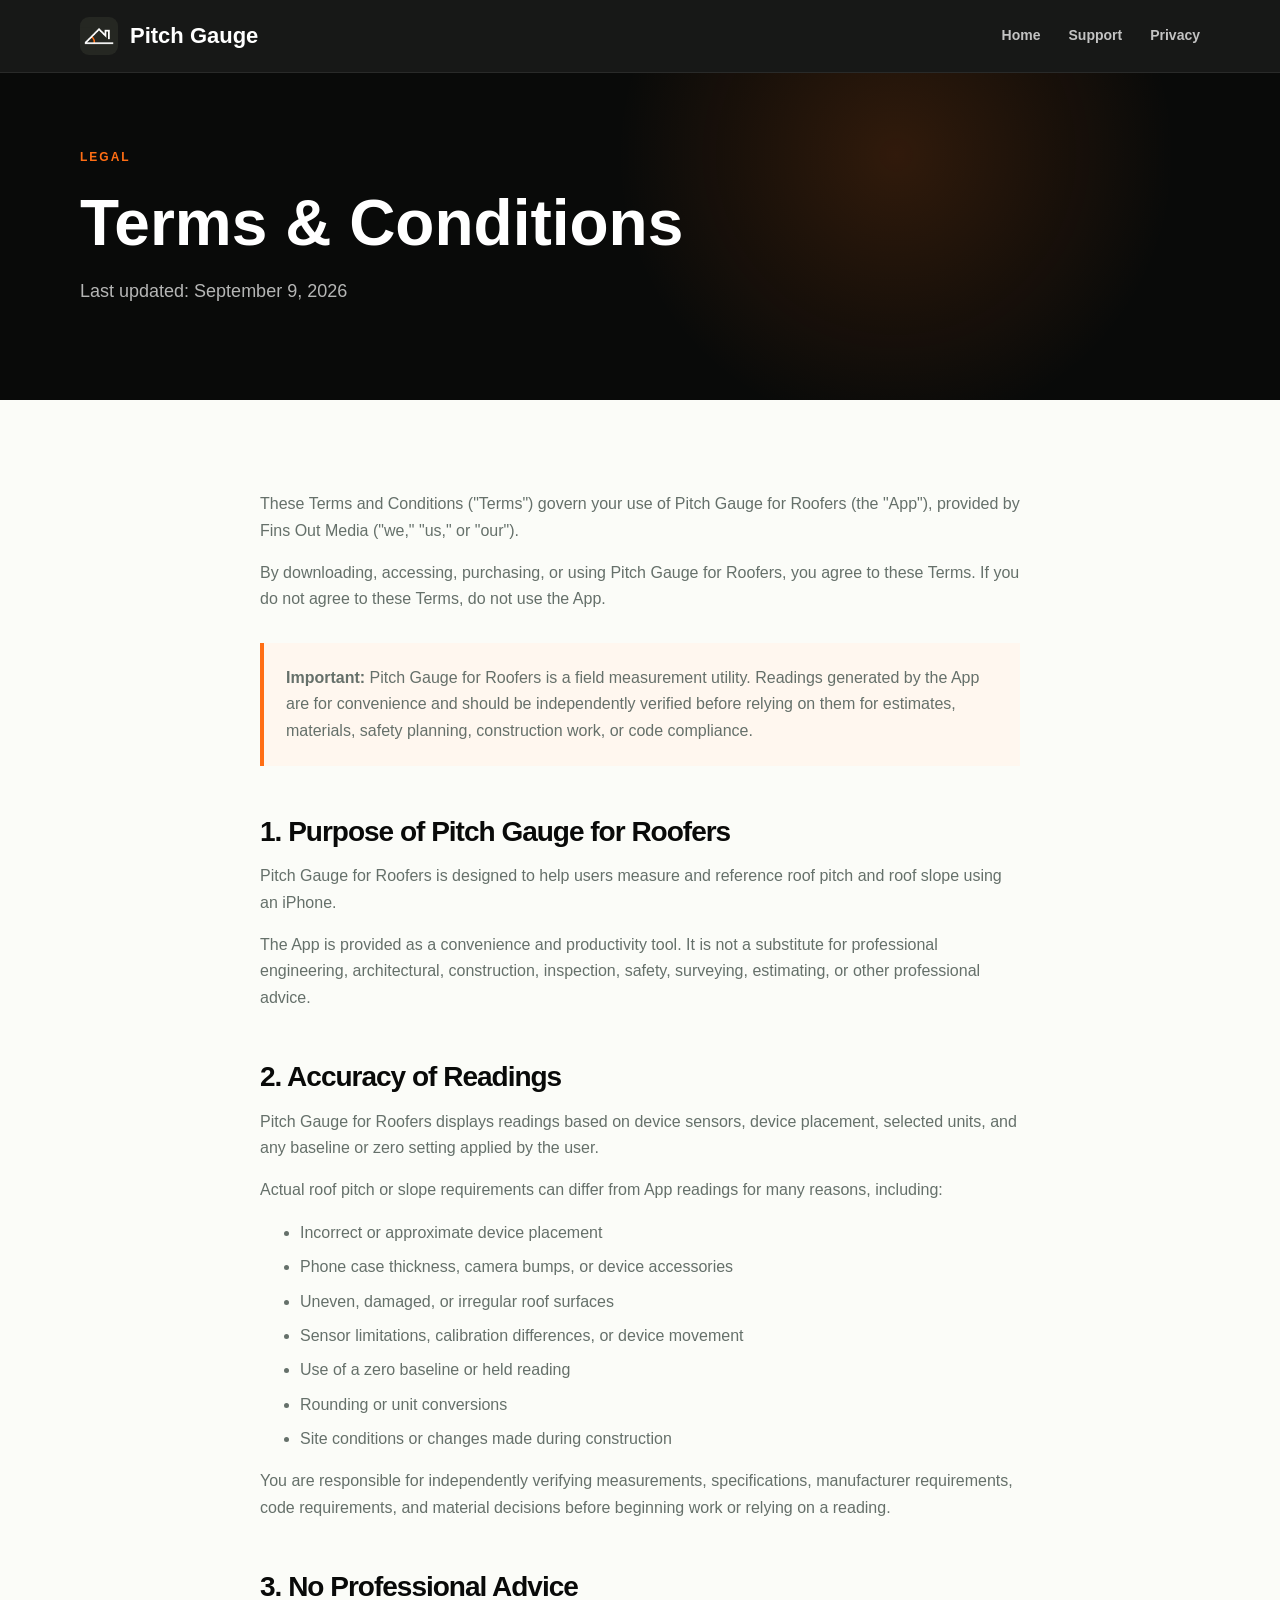
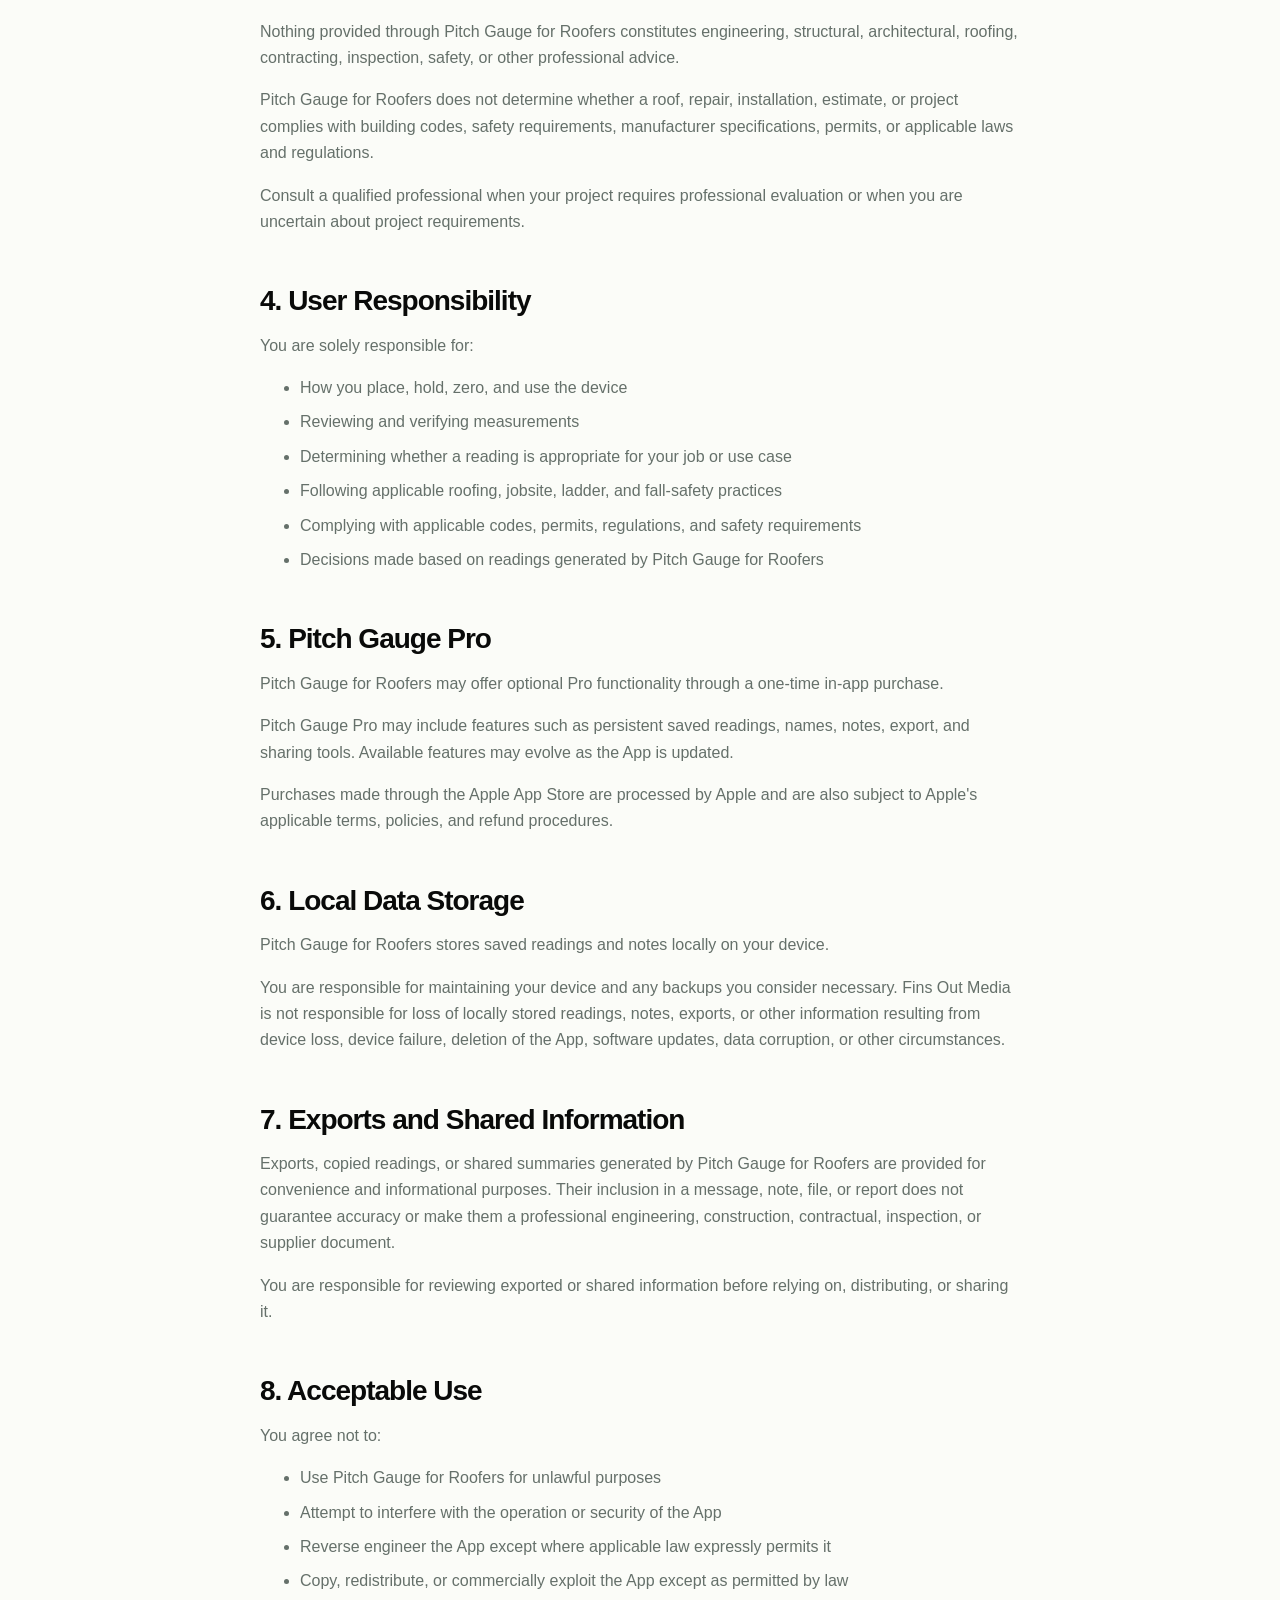
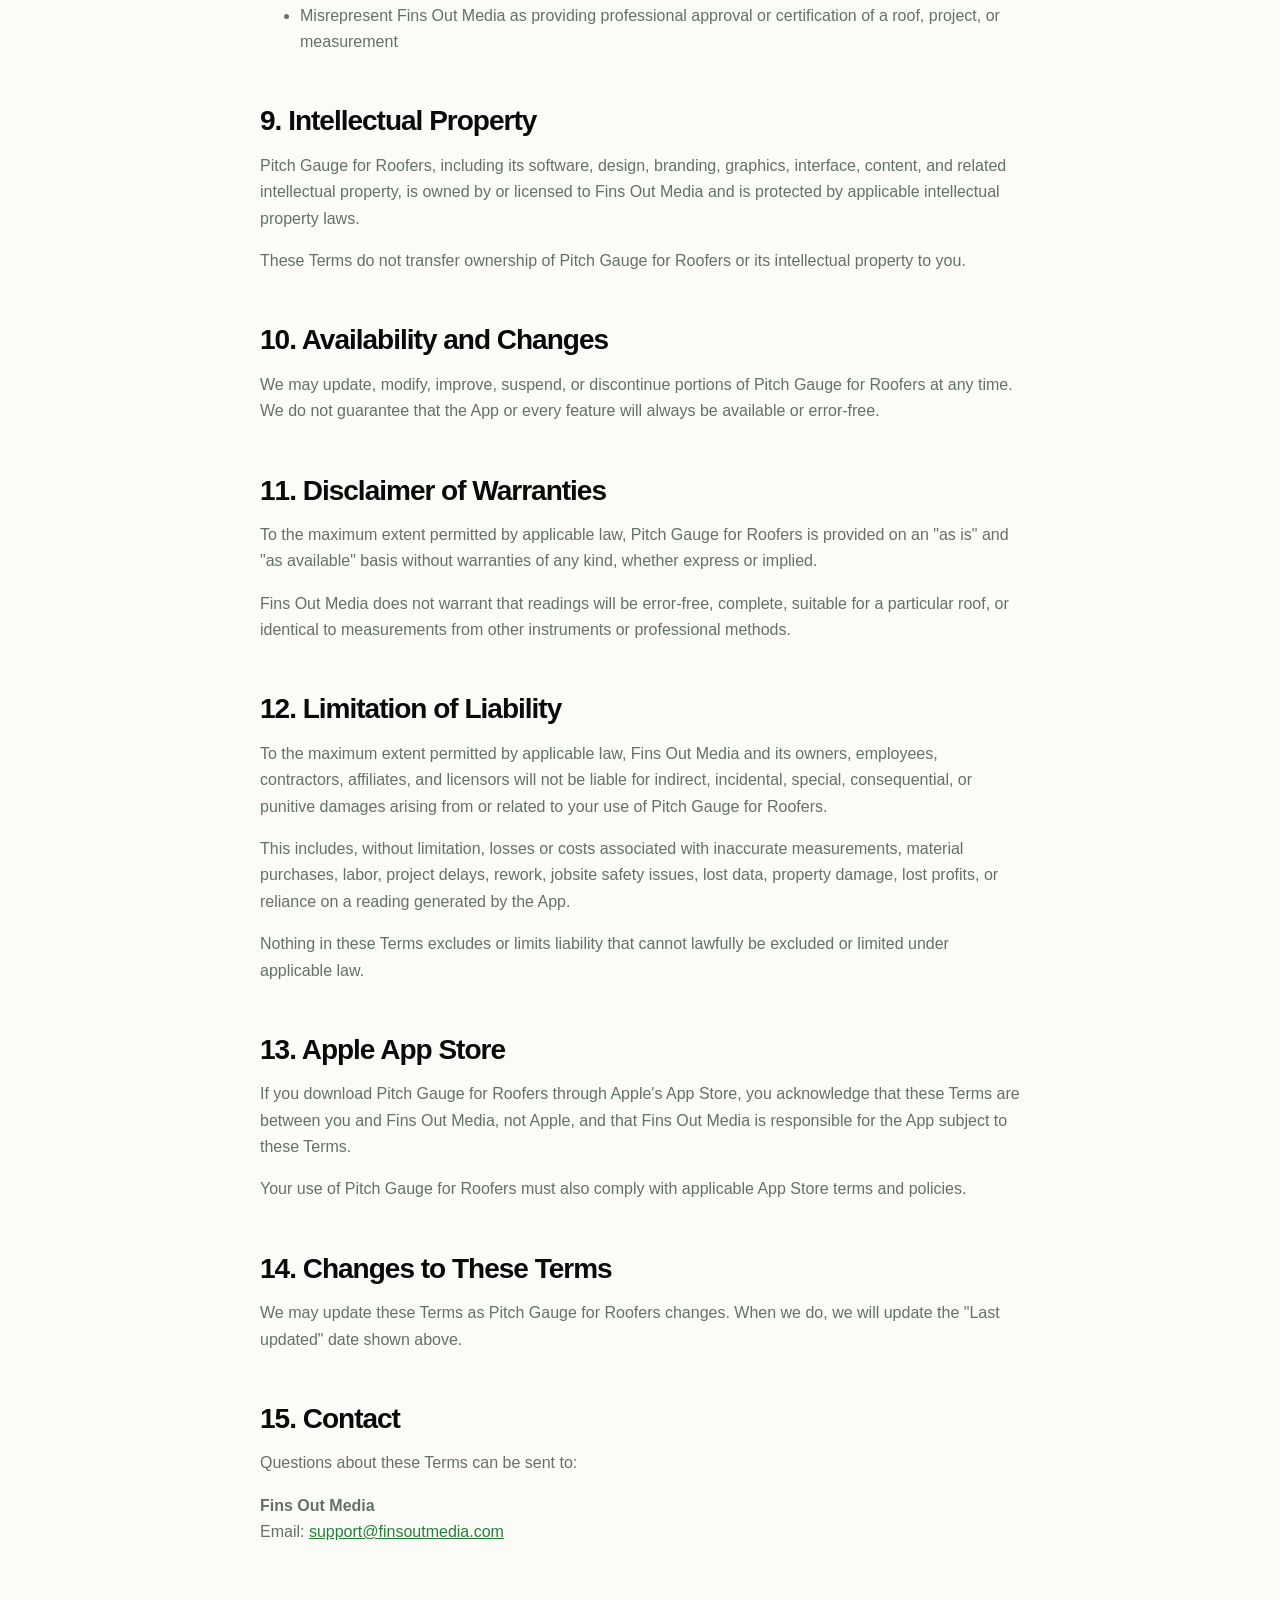
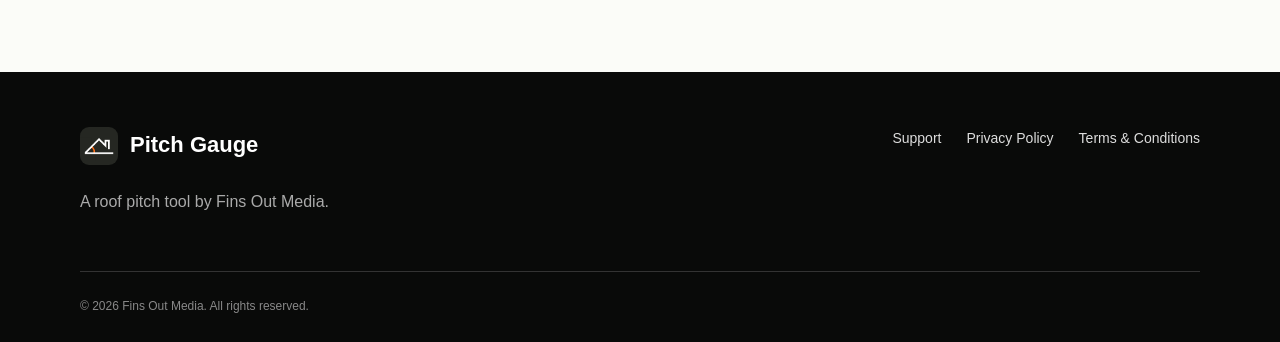
<file: pitch-gauge/terms.html>
<!DOCTYPE html>
<html lang="en">
<head>
  <meta charset="UTF-8">
  <meta name="viewport" content="width=device-width, initial-scale=1.0">
  <meta name="description" content="Terms and Conditions for Pitch Gauge for Roofers.">
  <title>Terms & Conditions | Pitch Gauge for Roofers</title>
  <link rel="icon" href="favicon.ico" sizes="any">
  <link rel="apple-touch-icon" href="apple-touch-icon.png">
  <link rel="stylesheet" href="styles.css">
</head>

<body>

<header class="site-header">
  <div class="container nav">
    <a href="index.html" class="brand">
      <img src="images/icon.png" alt="" class="brand-icon">
      <span>Pitch Gauge</span>
    </a>
    <nav>
      <a href="index.html">Home</a>
      <a href="support.html">Support</a>
      <a href="privacy.html">Privacy</a>
    </nav>
  </div>
</header>

<section class="page-hero">
  <div class="container">
    <div class="eyebrow">LEGAL</div>
    <h1>Terms & Conditions</h1>
    <p>Last updated: September 9, 2026</p>
  </div>
</section>

<main class="content-page">

  <p>
    These Terms and Conditions ("Terms") govern your use of Pitch Gauge for Roofers (the "App"),
    provided by Fins Out Media ("we," "us," or "our").
  </p>

  <p>
    By downloading, accessing, purchasing, or using Pitch Gauge for Roofers, you agree to these
    Terms. If you do not agree to these Terms, do not use the App.
  </p>

  <div class="notice">
    <p>
      <strong>Important:</strong> Pitch Gauge for Roofers is a field measurement utility. Readings
      generated by the App are for convenience and should be independently
      verified before relying on them for estimates, materials, safety planning,
      construction work, or code compliance.
    </p>
  </div>

  <h2>1. Purpose of Pitch Gauge for Roofers</h2>

  <p>
    Pitch Gauge for Roofers is designed to help users measure and reference roof pitch and roof
    slope using an iPhone.
  </p>

  <p>
    The App is provided as a convenience and productivity tool. It is not a
    substitute for professional engineering, architectural, construction,
    inspection, safety, surveying, estimating, or other professional advice.
  </p>

  <h2>2. Accuracy of Readings</h2>

  <p>
    Pitch Gauge for Roofers displays readings based on device sensors, device placement, selected
    units, and any baseline or zero setting applied by the user.
  </p>

  <p>
    Actual roof pitch or slope requirements can differ from App readings for many
    reasons, including:
  </p>

  <ul>
    <li>Incorrect or approximate device placement</li>
    <li>Phone case thickness, camera bumps, or device accessories</li>
    <li>Uneven, damaged, or irregular roof surfaces</li>
    <li>Sensor limitations, calibration differences, or device movement</li>
    <li>Use of a zero baseline or held reading</li>
    <li>Rounding or unit conversions</li>
    <li>Site conditions or changes made during construction</li>
  </ul>

  <p>
    You are responsible for independently verifying measurements, specifications,
    manufacturer requirements, code requirements, and material decisions before
    beginning work or relying on a reading.
  </p>

  <h2>3. No Professional Advice</h2>

  <p>
    Nothing provided through Pitch Gauge for Roofers constitutes engineering, structural,
    architectural, roofing, contracting, inspection, safety, or other professional
    advice.
  </p>

  <p>
    Pitch Gauge for Roofers does not determine whether a roof, repair, installation, estimate, or
    project complies with building codes, safety requirements, manufacturer
    specifications, permits, or applicable laws and regulations.
  </p>

  <p>
    Consult a qualified professional when your project requires professional
    evaluation or when you are uncertain about project requirements.
  </p>

  <h2>4. User Responsibility</h2>

  <p>You are solely responsible for:</p>

  <ul>
    <li>How you place, hold, zero, and use the device</li>
    <li>Reviewing and verifying measurements</li>
    <li>Determining whether a reading is appropriate for your job or use case</li>
    <li>Following applicable roofing, jobsite, ladder, and fall-safety practices</li>
    <li>Complying with applicable codes, permits, regulations, and safety requirements</li>
    <li>Decisions made based on readings generated by Pitch Gauge for Roofers</li>
  </ul>

  <h2>5. Pitch Gauge Pro</h2>

  <p>
    Pitch Gauge for Roofers may offer optional Pro functionality through a one-time in-app
    purchase.
  </p>

  <p>
    Pitch Gauge Pro may include features such as persistent saved readings, names, notes,
    export, and sharing tools. Available features may evolve as the App is
    updated.
  </p>

  <p>
    Purchases made through the Apple App Store are processed by Apple and are
    also subject to Apple's applicable terms, policies, and refund procedures.
  </p>

  <h2>6. Local Data Storage</h2>

  <p>
    Pitch Gauge for Roofers stores saved readings and notes locally on your device.
  </p>

  <p>
    You are responsible for maintaining your device and any backups you consider
    necessary. Fins Out Media is not responsible for loss of locally stored
    readings, notes, exports, or other information resulting from device loss,
    device failure, deletion of the App, software updates, data corruption, or
    other circumstances.
  </p>

  <h2>7. Exports and Shared Information</h2>

  <p>
    Exports, copied readings, or shared summaries generated by Pitch Gauge for Roofers are provided
    for convenience and informational purposes. Their inclusion in a message,
    note, file, or report does not guarantee accuracy or make them a professional
    engineering, construction, contractual, inspection, or supplier document.
  </p>

  <p>
    You are responsible for reviewing exported or shared information before
    relying on, distributing, or sharing it.
  </p>

  <h2>8. Acceptable Use</h2>

  <p>You agree not to:</p>

  <ul>
    <li>Use Pitch Gauge for Roofers for unlawful purposes</li>
    <li>Attempt to interfere with the operation or security of the App</li>
    <li>Reverse engineer the App except where applicable law expressly permits it</li>
    <li>Copy, redistribute, or commercially exploit the App except as permitted by law</li>
    <li>Misrepresent Fins Out Media as providing professional approval or certification of a roof, project, or measurement</li>
  </ul>

  <h2>9. Intellectual Property</h2>

  <p>
    Pitch Gauge for Roofers, including its software, design, branding, graphics, interface,
    content, and related intellectual property, is owned by or licensed to Fins
    Out Media and is protected by applicable intellectual property laws.
  </p>

  <p>
    These Terms do not transfer ownership of Pitch Gauge for Roofers or its intellectual property
    to you.
  </p>

  <h2>10. Availability and Changes</h2>

  <p>
    We may update, modify, improve, suspend, or discontinue portions of Pitch Gauge for Roofers at
    any time. We do not guarantee that the App or every feature will always be
    available or error-free.
  </p>

  <h2>11. Disclaimer of Warranties</h2>

  <p>
    To the maximum extent permitted by applicable law, Pitch Gauge for Roofers is provided on an
    "as is" and "as available" basis without warranties of any kind, whether
    express or implied.
  </p>

  <p>
    Fins Out Media does not warrant that readings will be error-free, complete,
    suitable for a particular roof, or identical to measurements from other
    instruments or professional methods.
  </p>

  <h2>12. Limitation of Liability</h2>

  <p>
    To the maximum extent permitted by applicable law, Fins Out Media and its
    owners, employees, contractors, affiliates, and licensors will not be liable
    for indirect, incidental, special, consequential, or punitive damages arising
    from or related to your use of Pitch Gauge for Roofers.
  </p>

  <p>
    This includes, without limitation, losses or costs associated with inaccurate
    measurements, material purchases, labor, project delays, rework, jobsite
    safety issues, lost data, property damage, lost profits, or reliance on a
    reading generated by the App.
  </p>

  <p>
    Nothing in these Terms excludes or limits liability that cannot lawfully be
    excluded or limited under applicable law.
  </p>

  <h2>13. Apple App Store</h2>

  <p>
    If you download Pitch Gauge for Roofers through Apple's App Store, you acknowledge that these
    Terms are between you and Fins Out Media, not Apple, and that Fins Out Media
    is responsible for the App subject to these Terms.
  </p>

  <p>
    Your use of Pitch Gauge for Roofers must also comply with applicable App Store terms and
    policies.
  </p>

  <h2>14. Changes to These Terms</h2>

  <p>
    We may update these Terms as Pitch Gauge for Roofers changes. When we do, we will update the
    "Last updated" date shown above.
  </p>

  <h2>15. Contact</h2>

  <p>
    Questions about these Terms can be sent to:
  </p>

  <p>
    <strong>Fins Out Media</strong><br>
    Email:
    <a href="mailto:support@finsoutmedia.com">support@finsoutmedia.com</a>
  </p>

</main>

<footer>
  <div class="container footer-grid">
    <div>
      <div class="brand footer-brand">
        <img src="images/icon.png" alt="" class="brand-icon">
        <span>Pitch Gauge</span>
      </div>
      <p>A roof pitch tool by Fins Out Media.</p>
    </div>

    <div class="footer-links">
      <a href="support.html">Support</a>
      <a href="privacy.html">Privacy Policy</a>
      <a href="terms.html">Terms & Conditions</a>
    </div>
  </div>

  <div class="container copyright">
    © 2026 Fins Out Media. All rights reserved.
  </div>
</footer>

</body>
</html>
</file>
<file: styles.css>
:root {
  color-scheme: light;
  --ink: #15171a;
  --muted: #5b626b;
  --line: #dde2e8;
  --paper: #f7f8f5;
  --card: #ffffff;
  --accent: #d89b29;
  --accent-dark: #7a4f12;
  --steel: #27313d;
  --ocean: #103948;
  --foam: #e9f5f5;
  --green: #2f6f52;
}

* {
  box-sizing: border-box;
}

body {
  margin: 0;
  font-family: Inter, ui-sans-serif, system-ui, -apple-system, BlinkMacSystemFont, "Segoe UI", sans-serif;
  background: var(--paper);
  color: var(--ink);
  line-height: 1.5;
}

a {
  color: inherit;
}

img {
  display: block;
  max-width: 100%;
}

.container {
  width: min(1120px, calc(100% - 32px));
  margin: 0 auto;
}

.site-header {
  border-bottom: 1px solid rgba(21, 23, 26, 0.18);
  background: rgba(255, 255, 255, 0.97);
  position: sticky;
  top: 0;
  z-index: 10;
  backdrop-filter: blur(14px);
  box-shadow: 0 1px 0 rgba(21, 23, 26, 0.04);
}

.nav {
  min-height: 62px;
  display: flex;
  align-items: center;
  justify-content: space-between;
  gap: 24px;
}

.brand {
  display: inline-flex;
  align-items: center;
  text-decoration: none;
}

.brand-logo {
  width: 168px;
  height: auto;
  flex: 0 0 auto;
}

.nav-links {
  display: flex;
  align-items: center;
  gap: 20px;
  color: var(--muted);
  font-size: 0.95rem;
  font-weight: 700;
}

.nav-links a {
  text-decoration: none;
}

.hero {
  position: relative;
  isolation: isolate;
  overflow: hidden;
  min-height: min(720px, calc(100svh - 28px));
  padding: 122px 0 96px;
  display: flex;
  align-items: flex-end;
  color: #ffffff;
  background-color: #07161d;
}

.hero::before,
.hero::after {
  content: "";
  position: absolute;
  inset: 0;
  pointer-events: none;
}

.hero::before {
  z-index: -2;
  background-image: url("images/fins-out-hero-surf-air.jpg");
  background-image: image-set(
    url("images/fins-out-hero-surf-air.webp") type("image/webp"),
    url("images/fins-out-hero-surf-air.jpg") type("image/jpeg")
  );
  background-position: center;
  background-size: cover;
  background-repeat: no-repeat;
  filter: saturate(0.82) contrast(0.9);
  opacity: 0.9;
}

.hero::after {
  z-index: -1;
  background:
    linear-gradient(90deg, rgba(7, 22, 29, 0.88) 0%, rgba(7, 22, 29, 0.68) 44%, rgba(7, 22, 29, 0.2) 100%),
    linear-gradient(0deg, rgba(7, 22, 29, 0.62), rgba(7, 22, 29, 0.12) 46%);
}

.hero-content {
  max-width: 760px;
}

.eyebrow {
  color: var(--accent-dark);
  font-size: 0.78rem;
  font-weight: 900;
  letter-spacing: 0.12em;
  text-transform: uppercase;
  margin-bottom: 14px;
}

.hero .eyebrow {
  color: #f4c86d;
}

h1 {
  font-size: 7rem;
  line-height: 0.96;
  letter-spacing: 0;
  margin: 0;
  max-width: 860px;
}

.hero-text {
  color: rgba(255, 255, 255, 0.82);
  font-size: 1.28rem;
  max-width: 680px;
  margin: 24px 0 0;
}

.hero-actions {
  display: flex;
  flex-wrap: wrap;
  gap: 12px;
  margin-top: 32px;
}

.button.hero-primary {
  background: #f4c86d;
  color: #18130b;
}

.button.hero-secondary {
  border-color: rgba(255, 255, 255, 0.45);
  color: #ffffff;
  background: rgba(255, 255, 255, 0.08);
}

.principles {
  padding: 70px 0;
  background: #ffffff;
}

.principles-grid {
  display: grid;
  grid-template-columns: minmax(0, 0.7fr) minmax(260px, 0.8fr);
  gap: 24px 56px;
  align-items: start;
}

.principles h2 {
  font-size: 3.1rem;
  line-height: 1;
  margin: 0;
  letter-spacing: 0;
}

.principles-grid > p {
  color: var(--muted);
  font-size: 1.08rem;
  margin: 0;
}

.principle-list {
  grid-column: 1 / -1;
  display: grid;
  grid-template-columns: repeat(3, minmax(0, 1fr));
  gap: 14px;
  margin-top: 16px;
}

.principle {
  border: 1px solid var(--line);
  border-radius: 8px;
  padding: 18px;
  background: var(--paper);
}

.principle strong {
  display: block;
  margin-bottom: 8px;
  font-size: 1rem;
}

.principle span {
  color: var(--muted);
  font-size: 0.95rem;
}

.apps {
  padding: 82px 0 96px;
}

.section-heading {
  display: flex;
  justify-content: space-between;
  gap: 24px;
  align-items: end;
  margin-bottom: 24px;
}

.section-heading h2 {
  font-size: 2.55rem;
  line-height: 1.05;
  margin: 0;
  letter-spacing: 0;
}

.section-heading p {
  color: var(--muted);
  margin: 0;
  max-width: 430px;
  font-size: 1rem;
}

.app-grid {
  display: grid;
  grid-template-columns: repeat(2, minmax(0, 1fr));
  gap: 18px;
}

.app-card {
  background: var(--card);
  border: 1px solid var(--line);
  border-radius: 8px;
  overflow: hidden;
  display: grid;
  grid-template-rows: auto 1fr;
  box-shadow: 0 16px 40px rgba(21, 23, 26, 0.06);
}

.app-visual {
  min-height: 190px;
  padding: 24px;
  display: flex;
  align-items: flex-end;
  justify-content: space-between;
  gap: 18px;
  color: #ffffff;
}

.app-visual.mixyard {
  background: linear-gradient(135deg, #2f302b, #8d6b26);
}

.app-visual.pitch {
  background: linear-gradient(135deg, #172735, #2f6f52);
}

.app-icon {
  width: 86px;
  height: 86px;
  border-radius: 20px;
  object-fit: cover;
  background: rgba(255, 255, 255, 0.14);
  border: 1px solid rgba(255, 255, 255, 0.22);
  flex: 0 0 auto;
  box-shadow: 0 14px 34px rgba(21, 23, 26, 0.18);
}

.app-visual-copy {
  max-width: 310px;
  text-align: right;
}

.app-visual-copy strong {
  display: block;
  font-size: 1.25rem;
  line-height: 1.1;
  margin-bottom: 7px;
}

.app-visual-copy span {
  display: block;
  color: rgba(255, 255, 255, 0.75);
  font-size: 0.95rem;
}

.app-body {
  padding: 24px;
  display: flex;
  flex-direction: column;
  gap: 18px;
}

.app-body h3 {
  font-size: 1.65rem;
  line-height: 1.1;
  margin: 0;
  letter-spacing: 0;
}

.app-body p {
  margin: 0;
  color: var(--muted);
  font-size: 1rem;
}

.tag-list {
  display: flex;
  flex-wrap: wrap;
  gap: 8px;
  padding: 0;
  margin: 0;
  list-style: none;
}

.tag-list li {
  border: 1px solid var(--line);
  border-radius: 999px;
  padding: 6px 10px;
  color: var(--muted);
  font-size: 0.86rem;
  font-weight: 700;
}

.actions {
  display: flex;
  flex-wrap: wrap;
  gap: 10px;
  margin-top: auto;
}

.button {
  display: inline-flex;
  align-items: center;
  justify-content: center;
  min-height: 44px;
  border-radius: 8px;
  padding: 0 15px;
  text-decoration: none;
  font-weight: 800;
  font-size: 0.95rem;
}

.button.primary {
  background: var(--ink);
  color: #ffffff;
}

.button.secondary {
  border: 1px solid var(--line);
  color: var(--ink);
  background: #ffffff;
}

.footer {
  border-top: 1px solid var(--line);
  padding: 28px 0;
  color: var(--muted);
  font-size: 0.92rem;
}

.footer-inner {
  display: flex;
  justify-content: space-between;
  gap: 20px;
  flex-wrap: wrap;
}

.footer a {
  text-decoration: none;
  font-weight: 700;
}

@media (max-width: 820px) {
  h1 {
    font-size: 4.4rem;
  }

  .principles h2,
  .section-heading h2 {
    font-size: 2.25rem;
  }

  .hero {
    min-height: 620px;
    padding: 92px 0 68px;
  }

  .hero::before {
    background-position: 66% center;
  }

  .app-grid,
  .section-heading,
  .principles-grid,
  .principle-list {
    grid-template-columns: 1fr;
    display: grid;
  }

  .nav {
    align-items: flex-start;
    flex-direction: column;
    padding: 12px 0;
  }

  .brand-logo {
    width: 156px;
  }

  .nav-links {
    width: 100%;
    justify-content: space-between;
  }

  .principles {
    padding: 56px 0;
  }

  .app-visual {
    min-height: 170px;
  }
}

@media (max-width: 520px) {
  h1 {
    font-size: 3.25rem;
  }

  .hero-text {
    font-size: 1.08rem;
  }

  .principles h2,
  .section-heading h2 {
    font-size: 1.95rem;
  }

  .nav-links {
    gap: 10px;
    font-size: 0.86rem;
    overflow-x: auto;
    padding-bottom: 2px;
  }

  .brand-logo {
    width: 144px;
  }

  .hero {
    min-height: 560px;
    padding: 72px 0 52px;
  }

  .apps {
    padding-bottom: 64px;
  }

  .app-visual {
    align-items: flex-start;
    flex-direction: column;
  }

  .app-visual-copy {
    text-align: left;
  }
}
</file>
<file: mixyard/styles.css>
:root {
  --black: #1c2020;
  --dark: #202829;
  --teal: #17899b;
  --orange: #ffad21;
  --cream: #f1f3ee;
  --white: #ffffff;
  --gray: #6d7472;
  --border: #d9ddd7;
  --teal-light: #e7f3f4;
}

* {
  box-sizing: border-box;
}

html {
  scroll-behavior: smooth;
}

body {
  margin: 0;
  font-family: -apple-system, BlinkMacSystemFont, "Segoe UI", Roboto, Helvetica, Arial, sans-serif;
  color: var(--black);
  background: var(--white);
  line-height: 1.65;
}

a {
  color: inherit;
}

.container {
  width: min(1120px, calc(100% - 40px));
  margin: 0 auto;
}


/* HEADER */

.site-header {
  background: rgba(255, 255, 255, .96);
  border-bottom: 1px solid var(--border);
  position: sticky;
  top: 0;
  z-index: 20;
}

.nav {
  min-height: 72px;
  display: flex;
  align-items: center;
  justify-content: space-between;
}

.brand {
  font-size: 25px;
  font-weight: 800;
  letter-spacing: -1px;
  text-decoration: none;
}

.brand span {
  color: var(--green);
}

nav {
  display: flex;
  gap: 28px;
}

nav a {
  text-decoration: none;
  font-size: 14px;
  font-weight: 600;
}

nav a:hover {
  color: var(--green);
}


/* TYPOGRAPHY */

h1,
h2,
h3 {
  line-height: 1.12;
  margin-top: 0;
}

h1 {
  font-size: clamp(48px, 7vw, 78px);
  letter-spacing: -3px;
  margin-bottom: 25px;
}

h2 {
  font-size: clamp(34px, 5vw, 50px);
  letter-spacing: -2px;
  margin-bottom: 22px;
}

h3 {
  font-size: 23px;
  margin-bottom: 12px;
}

p {
  color: var(--gray);
}

.eyebrow {
  font-size: 12px;
  letter-spacing: 2px;
  font-weight: 800;
  color: var(--green);
  margin-bottom: 20px;
}

.eyebrow.light {
  color: var(--tan);
}


/* HERO */

.hero {
  background: var(--cream);
  padding: 95px 0;
  overflow: hidden;
}

.hero-grid {
  display: grid;
  grid-template-columns: 1.2fr .8fr;
  gap: 80px;
  align-items: center;
}

.hero-text {
  max-width: 650px;
  font-size: 20px;
}

.hero-actions {
  display: flex;
  gap: 14px;
  margin-top: 35px;
  flex-wrap: wrap;
}

.button {
  display: inline-block;
  padding: 15px 23px;
  border-radius: 8px;
  font-weight: 700;
  text-decoration: none;
  transition: .2s ease;
}

.button:hover {
  transform: translateY(-2px);
}

.button.primary {
  background: var(--black);
  color: white;
}

.button.secondary {
  border: 1px solid var(--black);
}

.button.white {
  background: white;
  color: var(--black);
}

.privacy-note {
  font-size: 13px;
  margin-top: 22px;
}


/* REAL APP SCREENSHOTS */

.hero-screenshot-wrap {
  display: flex;
  justify-content: center;
  position: relative;
}

.hero-screenshot {
  width: min(360px, 100%);
  border-radius: 38px;
  display: block;
  box-shadow:
    0 35px 70px rgba(0, 0, 0, .16),
    0 8px 20px rgba(0, 0, 0, .08);
  transform: rotate(2deg);
}

.screenshot-section {
  background: var(--cream);
  overflow: hidden;
}

.centered-heading {
  text-align: center;
  margin-left: auto;
  margin-right: auto;
}

.screenshot-showcase {
  max-width: 820px;
  margin: 60px auto 0;
  display: grid;
  grid-template-columns: repeat(2, 1fr);
  gap: 55px;
  align-items: start;
}

.screenshot-item img {
  width: 100%;
  display: block;
  border-radius: 32px;
  box-shadow: 0 25px 55px rgba(0, 0, 0, .13);
}

.screenshot-item-raised {
  margin-top: 70px;
}

.screenshot-caption {
  padding: 28px 8px 0;
}

.screenshot-caption h3 {
  margin-bottom: 7px;
}

.screenshot-caption p {
  margin-top: 0;
}


/* SECTIONS */

.section {
  padding: 100px 0;
}

.section-heading {
  max-width: 800px;
  margin-bottom: 55px;
}

.section-heading > p {
  font-size: 18px;
}

.feature-grid {
  display: grid;
  grid-template-columns: repeat(3, 1fr);
  gap: 25px;
}

.feature-card {
  padding: 32px;
  border: 1px solid var(--border);
  border-radius: 12px;
}

.feature-number {
  font-size: 12px;
  color: var(--green);
  font-weight: 800;
  margin-bottom: 35px;
}

.pro-section {
  background: var(--dark);
  color: white;
}

.pro-section p {
  color: #c7cbc8;
}

.pro-grid {
  display: grid;
  grid-template-columns: 1fr 1fr;
  gap: 80px;
}

.pro-features {
  display: grid;
  gap: 20px;
}

.pro-item {
  display: flex;
  gap: 17px;
}

.pro-item > span {
  color: var(--tan);
  font-size: 20px;
  font-weight: 800;
}

.pro-item p {
  margin: 3px 0 0;
}

.privacy-section {
  background: var(--green-light);
}

.privacy-grid {
  display: grid;
  grid-template-columns: 1fr 1fr;
  gap: 70px;
}

.text-link {
  color: var(--green);
  font-weight: 700;
  text-decoration: none;
}


/* CTA */

.cta {
  padding: 70px 0;
}

.cta-box {
  padding: 55px;
  border-radius: 15px;
  background: var(--green);
  color: white;
  display: flex;
  align-items: center;
  justify-content: space-between;
  gap: 40px;
}

.cta-box h2 {
  margin: 0;
}


/* LEGAL + SUPPORT PAGES */

.page-hero {
  background: var(--cream);
  padding: 75px 0;
}

.page-hero h1 {
  font-size: clamp(42px, 6vw, 64px);
  margin-bottom: 15px;
}

.page-hero p {
  font-size: 18px;
  max-width: 720px;
}

.content-page {
  max-width: 800px;
  margin: 0 auto;
  padding: 75px 20px 110px;
}

.content-page h2 {
  font-size: 28px;
  letter-spacing: -1px;
  margin-top: 50px;
  margin-bottom: 15px;
}

.content-page h3 {
  margin-top: 30px;
}

.content-page li {
  margin-bottom: 8px;
  color: var(--gray);
}

.content-page a {
  color: var(--green);
}

.notice {
  padding: 22px;
  background: var(--green-light);
  border-left: 4px solid var(--green);
  margin: 30px 0;
}

.notice p {
  margin: 0;
}

.support-card {
  border: 1px solid var(--border);
  padding: 30px;
  border-radius: 12px;
  margin: 25px 0;
}

.support-card h3 {
  margin-top: 0;
}


/* FOOTER */

footer {
  background: var(--black);
  color: white;
  padding: 55px 0 25px;
}

footer p {
  color: #aaa;
}

.footer-grid {
  display: flex;
  justify-content: space-between;
  gap: 30px;
}

.footer-brand span {
  color: var(--tan);
}

.footer-links {
  display: flex;
  gap: 25px;
  flex-wrap: wrap;
}

.footer-links a {
  color: #ddd;
  text-decoration: none;
  font-size: 14px;
}

.copyright {
  border-top: 1px solid #333;
  padding-top: 25px;
  margin-top: 40px;
  color: #888;
  font-size: 12px;
}


/* MOBILE */

@media (max-width: 800px) {

  nav a:first-child {
    display: none;
  }

  nav {
    gap: 15px;
  }

  .hero {
    padding: 65px 0;
  }

  .hero-screenshot {
    width: min(320px, 85%);
    transform: none;
  }

  .screenshot-showcase {
    grid-template-columns: 1fr;
    max-width: 360px;
    gap: 55px;
  }

  .screenshot-item-raised {
    margin-top: 0;
  }
  
  .hero-grid,
  .pro-grid,
  .privacy-grid {
    grid-template-columns: 1fr;
    gap: 50px;
  }

  .feature-grid {
    grid-template-columns: 1fr;
  }

  .app-preview {
    margin-top: 15px;
  }

  .cta-box,
  .footer-grid {
    flex-direction: column;
    align-items: flex-start;
  }

  .section {
    padding: 70px 0;
  }

  h1 {
    letter-spacing: -2px;
  }
}
</file>
<file: pitch-gauge/styles.css>
:root {
  --black: #090a09;
  --dark: #131512;
  --orange: #ff6e14;
  --green-light: #e9faec;
  --white: #ffffff;
  --gray: #65706a;
  --border: #dde4dc;
  --tan: #ff6e14;
  --shadow: rgba(0, 0, 0, .18);
}

* {
  box-sizing: border-box;
}

html {
  scroll-behavior: smooth;
}

body {
  margin: 0;
  font-family: -apple-system, BlinkMacSystemFont, "Segoe UI", Roboto, Helvetica, Arial, sans-serif;
  color: var(--black);
  background: #fbfcf8;
  line-height: 1.65;
}

a {
  color: inherit;
}

.container {
  width: min(1120px, calc(100% - 40px));
  margin: 0 auto;
}


/* HEADER */

.site-header {
  background: rgba(9, 10, 9, .94);
  border-bottom: 1px solid rgba(255, 255, 255, .08);
  backdrop-filter: blur(18px);
  position: sticky;
  top: 0;
  z-index: 20;
}

.nav {
  min-height: 72px;
  display: flex;
  align-items: center;
  justify-content: space-between;
}

.brand {
  display: inline-flex;
  align-items: center;
  gap: 12px;
  font-size: 22px;
  font-weight: 800;
  letter-spacing: 0;
  text-decoration: none;
  color: var(--white);
}

.brand-icon {
  width: 38px;
  height: 38px;
  border-radius: 9px;
  display: block;
}

nav {
  display: flex;
  gap: 28px;
}

nav a {
  text-decoration: none;
  font-size: 14px;
  font-weight: 600;
  color: rgba(255, 255, 255, .74);
}

nav a:hover {
  color: var(--orange);
}


/* TYPOGRAPHY */

h1,
h2,
h3 {
  line-height: 1.12;
  margin-top: 0;
}

h1 {
  font-size: clamp(48px, 7vw, 78px);
  letter-spacing: 0;
  margin-bottom: 25px;
}

h2 {
  font-size: clamp(34px, 5vw, 50px);
  letter-spacing: 0;
  margin-bottom: 22px;
}

h3 {
  font-size: 23px;
  margin-bottom: 12px;
}

p {
  color: var(--gray);
}

.eyebrow {
  font-size: 12px;
  letter-spacing: 2px;
  font-weight: 800;
  color: var(--orange);
  margin-bottom: 20px;
}

.eyebrow.light {
  color: var(--tan);
}


/* HERO */

.hero {
  background:
    radial-gradient(circle at 70% 22%, rgba(255, 110, 20, .18), transparent 32%),
    linear-gradient(145deg, #090a09 0%, #131512 52%, #252722 100%);
  padding: 95px 0;
  overflow: hidden;
  color: var(--white);
}

.hero-grid {
  display: grid;
  grid-template-columns: 1.2fr .8fr;
  gap: 80px;
  align-items: center;
}

.hero-text {
  max-width: 650px;
  font-size: 20px;
  color: rgba(255, 255, 255, .74);
}

.hero-actions {
  display: flex;
  gap: 14px;
  margin-top: 35px;
  flex-wrap: wrap;
}

.button {
  display: inline-block;
  padding: 15px 23px;
  border-radius: 8px;
  font-weight: 700;
  text-decoration: none;
  transition: .2s ease;
}

.button:hover {
  transform: translateY(-2px);
}

.button.primary {
  background: var(--orange);
  color: var(--black);
}

.button.secondary {
  border: 1px solid rgba(255, 255, 255, .22);
  color: var(--white);
}

.button.white {
  background: white;
  color: var(--black);
}

.privacy-note {
  font-size: 13px;
  margin-top: 22px;
  color: rgba(255, 255, 255, .6);
}


/* REAL APP SCREENSHOTS */

.hero-screenshot-wrap {
  display: flex;
  justify-content: center;
  position: relative;
}

.hero-screenshot-wrap::before {
  content: "";
  position: absolute;
  inset: 10% 8%;
  background: var(--orange);
  opacity: .18;
  filter: blur(55px);
  border-radius: 999px;
}

.hero-screenshot {
  width: min(360px, 100%);
  border-radius: 42px;
  display: block;
  box-shadow:
    0 35px 85px rgba(0, 0, 0, .42),
    0 0 0 1px rgba(255, 255, 255, .1);
  transform: rotate(2deg);
  position: relative;
}

.screenshot-section {
  background: #f4f6f1;
  overflow: hidden;
}

.centered-heading {
  text-align: center;
  margin-left: auto;
  margin-right: auto;
}

.screenshot-showcase {
  max-width: 820px;
  margin: 60px auto 0;
  display: grid;
  grid-template-columns: repeat(2, 1fr);
  gap: 55px;
  align-items: start;
}

.screenshot-item img {
  width: 100%;
  display: block;
  border-radius: 34px;
  box-shadow: 0 30px 70px var(--shadow);
}

.screenshot-item-raised {
  margin-top: 70px;
}

.screenshot-caption {
  padding: 28px 8px 0;
}

.screenshot-caption h3 {
  margin-bottom: 7px;
}

.screenshot-caption p {
  margin-top: 0;
}


/* SECTIONS */

.section {
  padding: 100px 0;
}

.section-heading {
  max-width: 800px;
  margin-bottom: 55px;
}

.section-heading > p {
  font-size: 18px;
}

.feature-grid {
  display: grid;
  grid-template-columns: repeat(3, 1fr);
  gap: 25px;
}

.feature-card {
  padding: 32px;
  border: 1px solid var(--border);
  border-radius: 8px;
  background: var(--white);
  box-shadow: 0 18px 40px rgba(0, 0, 0, .04);
}

.feature-number {
  font-size: 12px;
  color: var(--orange);
  font-weight: 800;
  margin-bottom: 35px;
}

.pro-section {
  background:
    radial-gradient(circle at 20% 18%, rgba(255, 110, 20, .16), transparent 28%),
    var(--dark);
  color: white;
}

.pro-section p {
  color: #c7cbc8;
}

.pro-grid {
  display: grid;
  grid-template-columns: 1fr 1fr;
  gap: 80px;
}

.pro-features {
  display: grid;
  gap: 20px;
}

.pro-item {
  display: flex;
  gap: 17px;
}

.pro-item > span {
  color: var(--orange);
  font-size: 20px;
  font-weight: 800;
}

.pro-item p {
  margin: 3px 0 0;
}

.privacy-section {
  background: var(--green-light);
}

.privacy-grid {
  display: grid;
  grid-template-columns: 1fr 1fr;
  gap: 70px;
}

.text-link {
  color: #267f38;
  font-weight: 700;
  text-decoration: none;
}


/* CTA */

.cta {
  padding: 70px 0;
}

.cta-box {
  padding: 55px;
  border-radius: 8px;
  background:
    radial-gradient(circle at 85% 20%, rgba(255, 255, 255, .16), transparent 28%),
    var(--black);
  color: white;
  display: flex;
  align-items: center;
  justify-content: space-between;
  gap: 40px;
}

.cta-box h2 {
  margin: 0;
}


/* LEGAL + SUPPORT PAGES */

.page-hero {
  background:
    radial-gradient(circle at 70% 25%, rgba(255, 110, 20, .16), transparent 30%),
    var(--black);
  padding: 75px 0;
  color: var(--white);
}

.page-hero h1 {
  font-size: clamp(42px, 6vw, 64px);
  margin-bottom: 15px;
}

.page-hero p {
  font-size: 18px;
  max-width: 720px;
  color: rgba(255, 255, 255, .7);
}

.content-page {
  max-width: 800px;
  margin: 0 auto;
  padding: 75px 20px 110px;
}

.content-page h2 {
  font-size: 28px;
  letter-spacing: -1px;
  margin-top: 50px;
  margin-bottom: 15px;
}

.content-page h3 {
  margin-top: 30px;
}

.content-page li {
  margin-bottom: 8px;
  color: var(--gray);
}

.content-page a {
  color: #267f38;
}

.notice {
  padding: 22px;
  background: #fff7ef;
  border-left: 4px solid var(--orange);
  margin: 30px 0;
}

.notice p {
  margin: 0;
}

.support-card {
  border: 1px solid var(--border);
  padding: 30px;
  border-radius: 8px;
  margin: 25px 0;
  background: var(--white);
}

.support-card h3 {
  margin-top: 0;
}


/* FOOTER */

footer {
  background: var(--black);
  color: white;
  padding: 55px 0 25px;
}

footer p {
  color: #aaa;
}

.footer-grid {
  display: flex;
  justify-content: space-between;
  gap: 30px;
}

.footer-brand {
  color: var(--white);
}

.footer-links {
  display: flex;
  gap: 25px;
  flex-wrap: wrap;
}

.footer-links a {
  color: #ddd;
  text-decoration: none;
  font-size: 14px;
}

.copyright {
  border-top: 1px solid #333;
  padding-top: 25px;
  margin-top: 40px;
  color: #888;
  font-size: 12px;
}


/* MOBILE */

@media (max-width: 800px) {

  nav a:first-child {
    display: none;
  }

  nav {
    gap: 15px;
  }

  .hero {
    padding: 65px 0;
  }

  .hero-screenshot {
    width: min(320px, 85%);
    transform: none;
  }

  .screenshot-showcase {
    grid-template-columns: 1fr;
    max-width: 360px;
    gap: 55px;
  }

  .screenshot-item-raised {
    margin-top: 0;
  }
  
  .hero-grid,
  .pro-grid,
  .privacy-grid {
    grid-template-columns: 1fr;
    gap: 50px;
  }

  .feature-grid {
    grid-template-columns: 1fr;
  }

  .app-preview {
    margin-top: 15px;
  }

  .cta-box,
  .footer-grid {
    flex-direction: column;
    align-items: flex-start;
  }

  .section {
    padding: 70px 0;
  }

  h1 {
    letter-spacing: -2px;
  }
}
</file>
